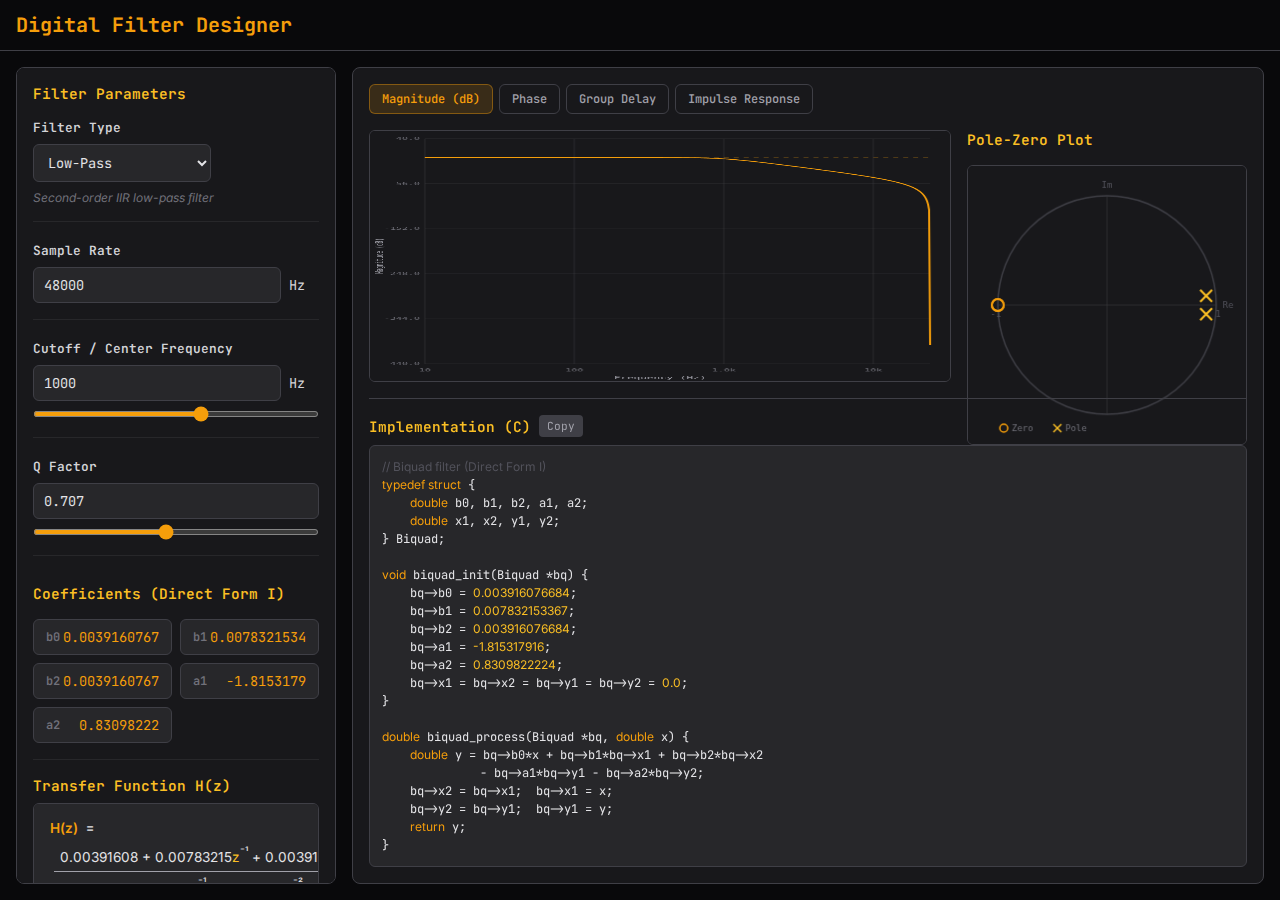
<file: biquad-pwa/index.html>
<!DOCTYPE html>
<html lang="en">
<head>
    <meta charset="UTF-8">
    <meta name="viewport" content="width=device-width, initial-scale=1.0">
    <meta name="description" content="Digital Filter Designer - Interactive discrete IIR filter design with real-time frequency response">
    <meta name="theme-color" content="#09090b">
    <title>Digital Filter Designer</title>

    <link rel="icon" type="image/svg+xml" href="data:image/svg+xml,%3Csvg xmlns=%27http://www.w3.org/2000/svg%27 viewBox=%270 0 32 32%27%3E%3Crect fill=%27%23f59e0b%27 width=%2732%27 height=%2732%27 rx=%274%27/%3E%3Ctext x=%2716%27 y=%2724%27 font-size=%2714%27 fill=%27%2309090b%27 text-anchor=%27middle%27 font-weight=%27bold%27%3EH(z)%3C/text%3E%3C/svg%3E">

    <!-- Fonts (matching main portfolio) -->
    <link rel="preconnect" href="https://fonts.googleapis.com">
    <link rel="preconnect" href="https://fonts.gstatic.com" crossorigin>
    <link href="https://fonts.googleapis.com/css2?family=JetBrains+Mono:wght@400;500;600;700&family=Inter:wght@400;500;600&display=swap" rel="stylesheet">

    <style>
        * {
            margin: 0;
            padding: 0;
            box-sizing: border-box;
            font-family: 'Inter', sans-serif;
        }

        ::-webkit-scrollbar { width: 8px; height: 8px; }
        ::-webkit-scrollbar-track { background: #18181b; }
        ::-webkit-scrollbar-thumb { background: #3f3f46; border-radius: 4px; }
        ::-webkit-scrollbar-thumb:hover { background: #52525b; }

        html, body {
            width: 100%;
            height: 100%;
            background: #09090b;
            color: #a1a1aa;
            overflow: hidden;
        }

        body {
            display: flex;
            flex-direction: column;
        }

        .container {
            display: flex;
            flex-direction: column;
            height: 100vh;
            width: 100%;
        }

        .nav-bar {
            background: #09090b;
            border-bottom: 1px solid #3f3f46;
            padding: 0.75rem 1rem;
            display: flex;
            justify-content: space-between;
            align-items: center;
            z-index: 100;
        }

        .nav-title {
            font-size: 1.25rem;
            font-weight: 700;
            color: #f59e0b;
            font-family: 'JetBrains Mono', monospace;
        }

        .main-content {
            display: flex;
            flex: 1;
            gap: 1rem;
            padding: 1rem;
            overflow: hidden;
        }

        .section {
            background: #18181b;
            border: 1px solid #3f3f46;
            border-radius: 0.5rem;
            padding: 1rem;
            overflow-y: auto;
        }

        .left-panel {
            flex: 0 0 320px;
            display: flex;
            flex-direction: column;
        }

        .right-panel {
            flex: 1;
            display: flex;
            flex-direction: column;
        }

        .section-title {
            margin-bottom: 1rem;
            color: #fbbf24;
            font-family: 'JetBrains Mono', monospace;
            font-weight: 600;
            font-size: 0.9rem;
        }

        .input-group {
            margin-bottom: 1.25rem;
            padding-bottom: 1rem;
            border-bottom: 1px solid #27272a;
        }

        .input-group:last-child {
            border-bottom: none;
            margin-bottom: 0;
        }

        label {
            display: block;
            font-weight: 600;
            margin-bottom: 0.5rem;
            font-size: 0.8rem;
            color: #d4d4d8;
            font-family: 'JetBrains Mono', monospace;
        }

        .input-wrapper {
            display: flex;
            gap: 0.5rem;
            align-items: center;
        }

        input[type="number"],
        select {
            flex: 1;
            padding: 0.5rem 0.625rem;
            background: #27272a;
            border: 1px solid #3f3f46;
            color: #e4e4e7;
            font-family: 'JetBrains Mono', monospace;
            font-size: 0.85rem;
            border-radius: 0.375rem;
            transition: all 0.2s ease;
        }

        input[type="number"]:focus,
        select:focus {
            outline: none;
            border-color: #f59e0b;
            box-shadow: 0 0 0 2px rgba(245, 158, 11, 0.15);
        }

        select {
            cursor: pointer;
        }

        select option {
            background: #27272a;
            color: #e4e4e7;
        }

        input[type="range"] {
            flex: 1;
            cursor: pointer;
            accent-color: #f59e0b;
            height: 6px;
        }

        .unit-label {
            color: #d4d4d8;
            font-family: 'JetBrains Mono', monospace;
            font-size: 0.85rem;
            min-width: 30px;
        }

        .coeff-grid {
            display: grid;
            grid-template-columns: 1fr 1fr;
            gap: 0.5rem;
        }

        .coeff-item {
            background: #27272a;
            border: 1px solid #3f3f46;
            padding: 0.5rem 0.75rem;
            border-radius: 0.375rem;
            display: flex;
            justify-content: space-between;
            align-items: center;
        }

        .coeff-name {
            font-family: 'JetBrains Mono', monospace;
            font-size: 0.75rem;
            color: #71717a;
            font-weight: 600;
        }

        .coeff-value {
            font-family: 'JetBrains Mono', monospace;
            font-size: 0.85rem;
            color: #f59e0b;
        }

        .plot-tabs {
            display: flex;
            gap: 0.375rem;
            margin-bottom: 1rem;
            flex-wrap: wrap;
        }

        .plot-tab {
            padding: 0.375rem 0.75rem;
            background: transparent;
            border: 1px solid #3f3f46;
            color: #a1a1aa;
            cursor: pointer;
            font-size: 0.75rem;
            font-family: 'JetBrains Mono', monospace;
            font-weight: 500;
            transition: all 0.2s ease;
            border-radius: 0.375rem;
        }

        .plot-tab:hover {
            background: #27272a;
            color: #e4e4e7;
            border-color: #52525b;
        }

        .plot-tab.active {
            background: rgba(245, 158, 11, 0.15);
            color: #f59e0b;
            border-color: rgba(245, 158, 11, 0.4);
        }

        .plot-area {
            flex: 1;
            display: flex;
            gap: 1rem;
            min-height: 0;
        }

        .plot-main {
            flex: 1;
            display: flex;
            flex-direction: column;
            min-width: 0;
        }

        canvas {
            width: 100%;
            flex: 1;
            background: #18181b;
            border: 1px solid #3f3f46;
            border-radius: 0.375rem;
            display: block;
            min-height: 200px;
        }

        .pz-canvas-wrap {
            flex: 0 0 280px;
            display: flex;
            flex-direction: column;
        }

        .pz-canvas-wrap canvas {
            aspect-ratio: 1;
            flex: 0 0 auto;
        }

        .impl-section {
            margin-top: 1rem;
            padding-top: 1rem;
            border-top: 1px solid #3f3f46;
        }

        .code-block {
            background: #27272a;
            border: 1px solid #3f3f46;
            border-radius: 0.375rem;
            padding: 0.75rem;
            font-family: 'JetBrains Mono', monospace;
            font-size: 0.75rem;
            color: #e4e4e7;
            overflow-x: auto;
            white-space: pre;
            line-height: 1.5;
        }

        .code-block .keyword { color: #f59e0b; }
        .code-block .comment { color: #52525b; }
        .code-block .number { color: #fbbf24; }

        .copy-btn {
            background: #3f3f46;
            border: none;
            color: #a1a1aa;
            padding: 0.25rem 0.5rem;
            border-radius: 0.25rem;
            cursor: pointer;
            font-size: 0.7rem;
            font-family: 'JetBrains Mono', monospace;
            transition: all 0.2s;
            margin-left: 0.5rem;
        }

        .copy-btn:hover {
            background: #52525b;
            color: #e4e4e7;
        }

        .tf-section {
            margin-top: 1rem;
            padding-top: 1rem;
            border-top: 1px solid #27272a;
        }

        .tf-display {
            background: #27272a;
            border: 1px solid #3f3f46;
            border-radius: 0.375rem;
            padding: 0.75rem 1rem;
            font-family: 'JetBrains Mono', monospace;
            font-size: 0.85rem;
            color: #e4e4e7;
            overflow-x: auto;
            line-height: 1.8;
        }

        .tf-display .tf-label {
            color: #f59e0b;
            font-weight: 600;
        }

        .tf-display .tf-frac {
            display: inline-flex;
            flex-direction: column;
            align-items: center;
            vertical-align: middle;
            margin: 0 0.25rem;
        }

        .tf-display .tf-num,
        .tf-display .tf-den {
            padding: 0.1rem 0.375rem;
            white-space: nowrap;
        }

        .tf-display .tf-bar {
            width: 100%;
            height: 1px;
            background: #a1a1aa;
        }

        .tf-display .tf-var {
            color: #fbbf24;
        }

        .tf-input-group {
            margin-bottom: 1rem;
        }

        .tf-input-group label {
            display: block;
            margin-bottom: 0.375rem;
        }

        .tf-input-group input[type="text"] {
            width: 100%;
            padding: 0.5rem 0.625rem;
            background: #27272a;
            border: 1px solid #3f3f46;
            color: #e4e4e7;
            font-family: 'JetBrains Mono', monospace;
            font-size: 0.85rem;
            border-radius: 0.375rem;
        }

        .tf-input-group input[type="text"]:focus {
            outline: none;
            border-color: #f59e0b;
            box-shadow: 0 0 0 2px rgba(245, 158, 11, 0.15);
        }

        .tf-input-group .tf-hint {
            font-size: 0.7rem;
            color: #71717a;
            margin-top: 0.25rem;
            font-family: 'JetBrains Mono', monospace;
        }

        .tf-apply-btn {
            width: 100%;
            padding: 0.5rem 1rem;
            background: rgba(245, 158, 11, 0.15);
            border: 1px solid rgba(245, 158, 11, 0.4);
            color: #f59e0b;
            font-family: 'JetBrains Mono', monospace;
            font-weight: 600;
            font-size: 0.85rem;
            border-radius: 0.375rem;
            cursor: pointer;
            transition: all 0.2s ease;
        }

        .tf-apply-btn:hover {
            background: rgba(245, 158, 11, 0.25);
        }

        .tf-result-text {
            font-family: 'JetBrains Mono', monospace;
            font-size: 0.8rem;
            color: #a1a1aa;
            margin-top: 0.75rem;
            padding: 0.5rem;
            background: #27272a;
            border-radius: 0.375rem;
            border: 1px solid #3f3f46;
        }

        .tf-result-text .val {
            color: #f59e0b;
        }

        .filter-info {
            font-size: 0.75rem;
            color: #71717a;
            margin-top: 0.5rem;
            font-style: italic;
        }

        @media (max-width: 1200px) {
            .main-content {
                flex-direction: column;
                overflow-y: auto;
            }

            .left-panel {
                flex: 0 0 auto;
            }

            .right-panel {
                flex: 0 0 auto;
                min-height: 500px;
            }

            .plot-area {
                flex-direction: column;
            }

            .pz-canvas-wrap {
                flex: 0 0 auto;
            }

            .pz-canvas-wrap canvas {
                max-height: 280px;
                width: auto;
                margin: 0 auto;
            }
        }

        @media (max-width: 768px) {
            .nav-bar {
                flex-direction: column;
                gap: 0.75rem;
            }

            .section {
                padding: 0.75rem;
            }

            .coeff-grid {
                grid-template-columns: 1fr;
            }
        }
    </style>
</head>
<body>
    <div class="container">
        <div class="nav-bar">
            <div class="nav-title">Digital Filter Designer</div>
        </div>

        <div class="main-content">
            <div class="left-panel section">
                <h3 class="section-title">Filter Parameters</h3>

                <div class="input-group">
                    <label for="filterType">Filter Type</label>
                    <select id="filterType">
                        <option value="lowpass">Low-Pass</option>
                        <option value="highpass">High-Pass</option>
                        <option value="bandpass">Band-Pass</option>
                        <option value="notch">Notch (Band-Stop)</option>
                        <option value="peaking">Peaking EQ</option>
                        <option value="lowshelf">Low Shelf</option>
                        <option value="highshelf">High Shelf</option>
                        <option value="allpass">All-Pass</option>
                    </select>
                    <div class="filter-info" id="filterInfo">Second-order IIR low-pass filter</div>
                </div>

                <div class="input-group">
                    <label for="sampleRate">Sample Rate</label>
                    <div class="input-wrapper">
                        <input type="number" id="sampleRate" min="1000" max="384000" value="48000" step="1">
                        <span class="unit-label">Hz</span>
                    </div>
                </div>

                <div class="input-group">
                    <label for="frequency">Cutoff / Center Frequency</label>
                    <div class="input-wrapper">
                        <input type="number" id="frequency" min="1" max="192000" value="1000" step="1">
                        <span class="unit-label">Hz</span>
                    </div>
                    <input type="range" id="frequencySlider" min="0" max="1" value="0.5" step="0.001" style="margin-top: 0.5rem; width: 100%;">
                </div>

                <div class="input-group">
                    <label for="Q">Q Factor</label>
                    <div class="input-wrapper">
                        <input type="number" id="Q" min="0.01" max="100" value="0.707" step="0.001">
                    </div>
                    <input type="range" id="QSlider" min="-2" max="2" value="-0.15" step="0.01" style="margin-top: 0.5rem; width: 100%;">
                </div>

                <div class="input-group" id="gainGroup">
                    <label for="gain">Gain</label>
                    <div class="input-wrapper">
                        <input type="number" id="gain" min="-40" max="40" value="6" step="0.1">
                        <span class="unit-label">dB</span>
                    </div>
                    <input type="range" id="gainSlider" min="-40" max="40" value="6" step="0.1" style="margin-top: 0.5rem; width: 100%;">
                </div>

                <h3 class="section-title" style="margin-top: 0.5rem;">Coefficients (Direct Form I)</h3>

                <div class="coeff-grid" id="coeffGrid">
                    <div class="coeff-item"><span class="coeff-name">b0</span><span class="coeff-value" id="coeff_b0">0</span></div>
                    <div class="coeff-item"><span class="coeff-name">b1</span><span class="coeff-value" id="coeff_b1">0</span></div>
                    <div class="coeff-item"><span class="coeff-name">b2</span><span class="coeff-value" id="coeff_b2">0</span></div>
                    <div class="coeff-item"><span class="coeff-name">a1</span><span class="coeff-value" id="coeff_a1">0</span></div>
                    <div class="coeff-item"><span class="coeff-name">a2</span><span class="coeff-value" id="coeff_a2">0</span></div>
                </div>

                <div class="tf-section">
                    <h3 class="section-title" style="margin-bottom: 0.5rem;">Transfer Function H(z)</h3>
                    <div class="tf-display" id="tfDisplay"></div>
                </div>

                <div class="tf-section">
                    <h3 class="section-title" style="margin-bottom: 0.5rem;">Design from H(s)</h3>
                    <div class="tf-input-group">
                        <label>Numerator coefficients</label>
                        <input type="text" id="tfNumInput" placeholder="e.g. 1e6" value="">
                        <div class="tf-hint">Highest power first: a₂s² + a₁s + a₀</div>
                    </div>
                    <div class="tf-input-group">
                        <label>Denominator coefficients</label>
                        <input type="text" id="tfDenInput" placeholder="e.g. 1 1000 1e6" value="">
                        <div class="tf-hint">Highest power first: b₂s² + b₁s + b₀</div>
                    </div>
                    <button class="tf-apply-btn" onclick="applyAnalogPrototype()">Bilinear Transform → H(z)</button>
                    <div id="tfInputResult" class="tf-result-text" style="display: none;"></div>
                </div>
            </div>

            <div class="right-panel section">
                <div class="plot-tabs">
                    <button class="plot-tab active" data-plot="magnitude">Magnitude (dB)</button>
                    <button class="plot-tab" data-plot="phase">Phase</button>
                    <button class="plot-tab" data-plot="group-delay">Group Delay</button>
                    <button class="plot-tab" data-plot="impulse">Impulse Response</button>
                </div>

                <div class="plot-area">
                    <div class="plot-main">
                        <canvas id="plotCanvas"></canvas>
                    </div>
                    <div class="pz-canvas-wrap">
                        <h3 class="section-title">Pole-Zero Plot</h3>
                        <canvas id="pzCanvas"></canvas>
                    </div>
                </div>

                <div class="impl-section">
                    <div style="display: flex; align-items: center; margin-bottom: 0.5rem;">
                        <h3 class="section-title" style="margin-bottom: 0;">Implementation (C)</h3>
                        <button class="copy-btn" id="copyBtn">Copy</button>
                    </div>
                    <div class="code-block" id="codeBlock"></div>
                </div>
            </div>
        </div>
    </div>

    <script>
        // ============================================================================
        // BIQUAD COEFFICIENT CALCULATION
        // Robert Bristow-Johnson's Audio EQ Cookbook formulas
        // ============================================================================

        function computeCoefficients(type, Fs, f0, Q, dBgain) {
            const A = Math.pow(10, dBgain / 40);
            const w0 = 2 * Math.PI * f0 / Fs;
            const cosw0 = Math.cos(w0);
            const sinw0 = Math.sin(w0);
            const alpha = sinw0 / (2 * Q);

            let b0, b1, b2, a0, a1, a2;

            switch (type) {
                case 'lowpass':
                    b0 = (1 - cosw0) / 2;
                    b1 = 1 - cosw0;
                    b2 = (1 - cosw0) / 2;
                    a0 = 1 + alpha;
                    a1 = -2 * cosw0;
                    a2 = 1 - alpha;
                    break;

                case 'highpass':
                    b0 = (1 + cosw0) / 2;
                    b1 = -(1 + cosw0);
                    b2 = (1 + cosw0) / 2;
                    a0 = 1 + alpha;
                    a1 = -2 * cosw0;
                    a2 = 1 - alpha;
                    break;

                case 'bandpass':
                    b0 = alpha;
                    b1 = 0;
                    b2 = -alpha;
                    a0 = 1 + alpha;
                    a1 = -2 * cosw0;
                    a2 = 1 - alpha;
                    break;

                case 'notch':
                    b0 = 1;
                    b1 = -2 * cosw0;
                    b2 = 1;
                    a0 = 1 + alpha;
                    a1 = -2 * cosw0;
                    a2 = 1 - alpha;
                    break;

                case 'peaking':
                    b0 = 1 + alpha * A;
                    b1 = -2 * cosw0;
                    b2 = 1 - alpha * A;
                    a0 = 1 + alpha / A;
                    a1 = -2 * cosw0;
                    a2 = 1 - alpha / A;
                    break;

                case 'lowshelf': {
                    const sq = 2 * Math.sqrt(A) * alpha;
                    b0 = A * ((A + 1) - (A - 1) * cosw0 + sq);
                    b1 = 2 * A * ((A - 1) - (A + 1) * cosw0);
                    b2 = A * ((A + 1) - (A - 1) * cosw0 - sq);
                    a0 = (A + 1) + (A - 1) * cosw0 + sq;
                    a1 = -2 * ((A - 1) + (A + 1) * cosw0);
                    a2 = (A + 1) + (A - 1) * cosw0 - sq;
                    break;
                }

                case 'highshelf': {
                    const sq = 2 * Math.sqrt(A) * alpha;
                    b0 = A * ((A + 1) + (A - 1) * cosw0 + sq);
                    b1 = -2 * A * ((A - 1) + (A + 1) * cosw0);
                    b2 = A * ((A + 1) + (A - 1) * cosw0 - sq);
                    a0 = (A + 1) - (A - 1) * cosw0 + sq;
                    a1 = 2 * ((A - 1) - (A + 1) * cosw0);
                    a2 = (A + 1) - (A - 1) * cosw0 - sq;
                    break;
                }

                case 'allpass':
                    b0 = 1 - alpha;
                    b1 = -2 * cosw0;
                    b2 = 1 + alpha;
                    a0 = 1 + alpha;
                    a1 = -2 * cosw0;
                    a2 = 1 - alpha;
                    break;

                default:
                    b0 = 1; b1 = 0; b2 = 0; a0 = 1; a1 = 0; a2 = 0;
            }

            // Normalize by a0
            return {
                b0: b0 / a0,
                b1: b1 / a0,
                b2: b2 / a0,
                a1: a1 / a0,
                a2: a2 / a0
            };
        }

        // ============================================================================
        // FREQUENCY RESPONSE EVALUATION
        // ============================================================================

        function evalResponse(coeffs, Fs, numPoints) {
            const { b0, b1, b2, a1, a2 } = coeffs;
            const freqs = [];
            const mags = [];
            const phases = [];
            const groupDelays = [];

            for (let i = 0; i < numPoints; i++) {
                // Log-spaced frequency from 10 Hz to Nyquist
                const logMin = Math.log10(10);
                const logMax = Math.log10(Fs / 2);
                const logF = logMin + (logMax - logMin) * (i / (numPoints - 1));
                const f = Math.pow(10, logF);
                const w = 2 * Math.PI * f / Fs;

                // H(z) = (b0 + b1*z^-1 + b2*z^-2) / (1 + a1*z^-1 + a2*z^-2)
                // z = e^(jw)
                const cosw = Math.cos(w);
                const sinw = Math.sin(w);
                const cos2w = Math.cos(2 * w);
                const sin2w = Math.sin(2 * w);

                const numReal = b0 + b1 * cosw + b2 * cos2w;
                const numImag = -(b1 * sinw + b2 * sin2w);
                const denReal = 1 + a1 * cosw + a2 * cos2w;
                const denImag = -(a1 * sinw + a2 * sin2w);

                const denMagSq = denReal * denReal + denImag * denImag;
                const hReal = (numReal * denReal + numImag * denImag) / denMagSq;
                const hImag = (numImag * denReal - numReal * denImag) / denMagSq;

                const mag = Math.sqrt(hReal * hReal + hImag * hImag);
                const phase = Math.atan2(hImag, hReal);

                freqs.push(f);
                mags.push(20 * Math.log10(mag + 1e-20));
                phases.push(phase * 180 / Math.PI);
            }

            // Group delay via finite difference of phase
            for (let i = 0; i < numPoints; i++) {
                if (i === 0 || i === numPoints - 1) {
                    groupDelays.push(0);
                    continue;
                }
                const w1 = 2 * Math.PI * freqs[i - 1] / Fs;
                const w2 = 2 * Math.PI * freqs[i + 1] / Fs;

                const ph1 = evalPhaseRad(coeffs, w1);
                const ph2 = evalPhaseRad(coeffs, w2);

                let dPhase = ph1 - ph2;
                // Unwrap
                while (dPhase > Math.PI) dPhase -= 2 * Math.PI;
                while (dPhase < -Math.PI) dPhase += 2 * Math.PI;

                const dw = w2 - w1;
                const gd = dPhase / dw;
                groupDelays.push(gd / Fs * 1000); // in ms
            }

            return { freqs, mags, phases, groupDelays };
        }

        function evalPhaseRad(coeffs, w) {
            const { b0, b1, b2, a1, a2 } = coeffs;
            const cosw = Math.cos(w);
            const sinw = Math.sin(w);
            const cos2w = Math.cos(2 * w);
            const sin2w = Math.sin(2 * w);

            const numReal = b0 + b1 * cosw + b2 * cos2w;
            const numImag = -(b1 * sinw + b2 * sin2w);
            const denReal = 1 + a1 * cosw + a2 * cos2w;
            const denImag = -(a1 * sinw + a2 * sin2w);

            const denMagSq = denReal * denReal + denImag * denImag;
            const hReal = (numReal * denReal + numImag * denImag) / denMagSq;
            const hImag = (numImag * denReal - numReal * denImag) / denMagSq;
            return Math.atan2(hImag, hReal);
        }

        // ============================================================================
        // IMPULSE RESPONSE
        // ============================================================================

        function computeImpulse(coeffs, numSamples) {
            const { b0, b1, b2, a1, a2 } = coeffs;
            const output = [];
            let x0 = 0, x1 = 0, x2 = 0;
            let y1 = 0, y2 = 0;

            for (let n = 0; n < numSamples; n++) {
                x0 = (n === 0) ? 1 : 0;
                const y0 = b0 * x0 + b1 * x1 + b2 * x2 - a1 * y1 - a2 * y2;
                output.push(y0);
                x2 = x1;
                x1 = x0;
                y2 = y1;
                y1 = y0;
            }

            return output;
        }

        // ============================================================================
        // POLE-ZERO CALCULATION
        // ============================================================================

        function computePolesZeros(coeffs) {
            const { b0, b1, b2, a1, a2 } = coeffs;

            // Zeros: roots of b0 + b1*z^-1 + b2*z^-2 = 0
            // => b0*z^2 + b1*z + b2 = 0
            const zeros = quadRoots(b0, b1, b2);

            // Poles: roots of 1 + a1*z^-1 + a2*z^-2 = 0
            // => z^2 + a1*z + a2 = 0
            const poles = quadRoots(1, a1, a2);

            return { poles, zeros };
        }

        function quadRoots(a, b, c) {
            if (Math.abs(a) < 1e-15) {
                if (Math.abs(b) < 1e-15) return [];
                return [{ re: -c / b, im: 0 }];
            }
            const disc = b * b - 4 * a * c;
            if (disc >= 0) {
                const sqrtDisc = Math.sqrt(disc);
                return [
                    { re: (-b + sqrtDisc) / (2 * a), im: 0 },
                    { re: (-b - sqrtDisc) / (2 * a), im: 0 }
                ];
            } else {
                const realPart = -b / (2 * a);
                const imagPart = Math.sqrt(-disc) / (2 * a);
                return [
                    { re: realPart, im: imagPart },
                    { re: realPart, im: -imagPart }
                ];
            }
        }

        // ============================================================================
        // PLOTTING
        // ============================================================================

        function setupCanvas(canvas) {
            const dpr = window.devicePixelRatio || 1;
            const rect = canvas.getBoundingClientRect();
            canvas.width = rect.width * dpr;
            canvas.height = rect.height * dpr;
            const ctx = canvas.getContext('2d');
            ctx.scale(dpr, dpr);
            return { ctx, w: rect.width, h: rect.height };
        }

        function formatFreq(f) {
            if (f >= 1000) return (f / 1000).toFixed(f >= 10000 ? 0 : 1) + 'k';
            return f.toFixed(0);
        }

        function drawMagnitudePlot(response) {
            const canvas = document.getElementById('plotCanvas');
            const { ctx, w, h } = setupCanvas(canvas);

            ctx.fillStyle = '#18181b';
            ctx.fillRect(0, 0, w, h);

            const margin = { top: 20, right: 20, bottom: 45, left: 55 };
            const pw = w - margin.left - margin.right;
            const ph = h - margin.top - margin.bottom;

            const { freqs, mags } = response;
            const Fs = parseFloat(document.getElementById('sampleRate').value);

            // Auto-range Y axis
            let minMag = Math.min(...mags);
            let maxMag = Math.max(...mags);
            const range = maxMag - minMag;
            if (range < 10) {
                const mid = (maxMag + minMag) / 2;
                minMag = mid - 10;
                maxMag = mid + 10;
            } else {
                minMag -= range * 0.1;
                maxMag += range * 0.1;
            }

            // Grid
            drawLogGrid(ctx, margin, pw, ph, freqs[0], Fs / 2, minMag, maxMag);

            // Curve
            ctx.strokeStyle = '#f59e0b';
            ctx.lineWidth = 2;
            ctx.beginPath();
            for (let i = 0; i < freqs.length; i++) {
                const x = margin.left + (Math.log10(freqs[i]) - Math.log10(freqs[0])) / (Math.log10(Fs / 2) - Math.log10(freqs[0])) * pw;
                const y = margin.top + ph * (1 - (mags[i] - minMag) / (maxMag - minMag));
                if (i === 0) ctx.moveTo(x, y); else ctx.lineTo(x, y);
            }
            ctx.stroke();

            // 0 dB line
            if (minMag < 0 && maxMag > 0) {
                ctx.strokeStyle = 'rgba(245, 158, 11, 0.25)';
                ctx.setLineDash([5, 5]);
                const y0 = margin.top + ph * (1 - (0 - minMag) / (maxMag - minMag));
                ctx.beginPath();
                ctx.moveTo(margin.left, y0);
                ctx.lineTo(margin.left + pw, y0);
                ctx.stroke();
                ctx.setLineDash([]);
            }

            // Axis labels
            ctx.fillStyle = '#a1a1aa';
            ctx.font = '11px JetBrains Mono, monospace';
            ctx.textAlign = 'center';
            ctx.fillText('Frequency (Hz)', w / 2, h - 5);
            ctx.save();
            ctx.translate(13, h / 2);
            ctx.rotate(-Math.PI / 2);
            ctx.fillText('Magnitude (dB)', 0, 0);
            ctx.restore();
        }

        function drawPhasePlot(response) {
            const canvas = document.getElementById('plotCanvas');
            const { ctx, w, h } = setupCanvas(canvas);

            ctx.fillStyle = '#18181b';
            ctx.fillRect(0, 0, w, h);

            const margin = { top: 20, right: 20, bottom: 45, left: 55 };
            const pw = w - margin.left - margin.right;
            const ph = h - margin.top - margin.bottom;

            const { freqs, phases } = response;
            const Fs = parseFloat(document.getElementById('sampleRate').value);

            drawLogGrid(ctx, margin, pw, ph, freqs[0], Fs / 2, -180, 180, true);

            ctx.strokeStyle = '#fbbf24';
            ctx.lineWidth = 2;
            ctx.beginPath();
            for (let i = 0; i < freqs.length; i++) {
                const x = margin.left + (Math.log10(freqs[i]) - Math.log10(freqs[0])) / (Math.log10(Fs / 2) - Math.log10(freqs[0])) * pw;
                const y = margin.top + ph * (1 - (phases[i] - (-180)) / 360);
                if (i === 0) ctx.moveTo(x, y); else ctx.lineTo(x, y);
            }
            ctx.stroke();

            ctx.fillStyle = '#a1a1aa';
            ctx.font = '11px JetBrains Mono, monospace';
            ctx.textAlign = 'center';
            ctx.fillText('Frequency (Hz)', w / 2, h - 5);
            ctx.save();
            ctx.translate(13, h / 2);
            ctx.rotate(-Math.PI / 2);
            ctx.fillText('Phase (degrees)', 0, 0);
            ctx.restore();
        }

        function drawGroupDelayPlot(response) {
            const canvas = document.getElementById('plotCanvas');
            const { ctx, w, h } = setupCanvas(canvas);

            ctx.fillStyle = '#18181b';
            ctx.fillRect(0, 0, w, h);

            const margin = { top: 20, right: 20, bottom: 45, left: 55 };
            const pw = w - margin.left - margin.right;
            const ph = h - margin.top - margin.bottom;

            const { freqs, groupDelays } = response;
            const Fs = parseFloat(document.getElementById('sampleRate').value);

            // Skip edge samples for range
            const inner = groupDelays.slice(1, -1);
            let minGd = Math.min(...inner);
            let maxGd = Math.max(...inner);
            const range = maxGd - minGd;
            if (range < 0.1) {
                const mid = (maxGd + minGd) / 2;
                minGd = mid - 0.5;
                maxGd = mid + 0.5;
            } else {
                minGd -= range * 0.1;
                maxGd += range * 0.1;
            }

            drawLogGrid(ctx, margin, pw, ph, freqs[0], Fs / 2, minGd, maxGd);

            ctx.strokeStyle = '#f59e0b';
            ctx.lineWidth = 2;
            ctx.beginPath();
            let started = false;
            for (let i = 1; i < freqs.length - 1; i++) {
                const x = margin.left + (Math.log10(freqs[i]) - Math.log10(freqs[0])) / (Math.log10(Fs / 2) - Math.log10(freqs[0])) * pw;
                const y = margin.top + ph * (1 - (groupDelays[i] - minGd) / (maxGd - minGd));
                const clampedY = Math.max(margin.top, Math.min(margin.top + ph, y));
                if (!started) { ctx.moveTo(x, clampedY); started = true; } else ctx.lineTo(x, clampedY);
            }
            ctx.stroke();

            ctx.fillStyle = '#a1a1aa';
            ctx.font = '11px JetBrains Mono, monospace';
            ctx.textAlign = 'center';
            ctx.fillText('Frequency (Hz)', w / 2, h - 5);
            ctx.save();
            ctx.translate(13, h / 2);
            ctx.rotate(-Math.PI / 2);
            ctx.fillText('Group Delay (ms)', 0, 0);
            ctx.restore();
        }

        function drawImpulsePlot(coeffs, Fs) {
            const canvas = document.getElementById('plotCanvas');
            const { ctx, w, h } = setupCanvas(canvas);

            ctx.fillStyle = '#18181b';
            ctx.fillRect(0, 0, w, h);

            const margin = { top: 20, right: 20, bottom: 45, left: 55 };
            const pw = w - margin.left - margin.right;
            const ph = h - margin.top - margin.bottom;

            const numSamples = 64;
            const impulse = computeImpulse(coeffs, numSamples);

            let minVal = Math.min(...impulse, 0);
            let maxVal = Math.max(...impulse, 0);
            const range = maxVal - minVal;
            if (range < 0.01) { minVal = -1; maxVal = 1; }
            else { minVal -= range * 0.1; maxVal += range * 0.1; }

            // Grid
            ctx.strokeStyle = 'rgba(63, 63, 70, 0.5)';
            ctx.fillStyle = '#71717a';
            ctx.font = '10px JetBrains Mono, monospace';

            const ySteps = 5;
            for (let i = 0; i <= ySteps; i++) {
                const val = minVal + (maxVal - minVal) * (i / ySteps);
                const y = margin.top + ph * (1 - i / ySteps);
                ctx.beginPath();
                ctx.moveTo(margin.left, y);
                ctx.lineTo(margin.left + pw, y);
                ctx.stroke();
                ctx.textAlign = 'right';
                ctx.fillText(val.toFixed(3), margin.left - 5, y + 3);
            }

            // Zero line
            const y0 = margin.top + ph * (1 - (0 - minVal) / (maxVal - minVal));
            ctx.strokeStyle = 'rgba(245, 158, 11, 0.25)';
            ctx.setLineDash([5, 5]);
            ctx.beginPath();
            ctx.moveTo(margin.left, y0);
            ctx.lineTo(margin.left + pw, y0);
            ctx.stroke();
            ctx.setLineDash([]);

            // Sample stems
            const barWidth = Math.max(2, pw / numSamples * 0.6);
            for (let n = 0; n < numSamples; n++) {
                const x = margin.left + (n / (numSamples - 1)) * pw;
                const y = margin.top + ph * (1 - (impulse[n] - minVal) / (maxVal - minVal));

                ctx.strokeStyle = '#f59e0b';
                ctx.lineWidth = 1.5;
                ctx.beginPath();
                ctx.moveTo(x, y0);
                ctx.lineTo(x, y);
                ctx.stroke();

                ctx.fillStyle = '#f59e0b';
                ctx.beginPath();
                ctx.arc(x, y, 2.5, 0, 2 * Math.PI);
                ctx.fill();
            }

            // X axis labels
            ctx.fillStyle = '#71717a';
            ctx.textAlign = 'center';
            ctx.font = '10px JetBrains Mono, monospace';
            for (let n = 0; n < numSamples; n += 8) {
                const x = margin.left + (n / (numSamples - 1)) * pw;
                ctx.fillText('n=' + n, x, margin.top + ph + 20);
            }

            ctx.fillStyle = '#a1a1aa';
            ctx.font = '11px JetBrains Mono, monospace';
            ctx.textAlign = 'center';
            ctx.fillText('Sample (n)', w / 2, h - 5);
            ctx.save();
            ctx.translate(13, h / 2);
            ctx.rotate(-Math.PI / 2);
            ctx.fillText('Amplitude', 0, 0);
            ctx.restore();
        }

        function drawLogGrid(ctx, margin, pw, ph, fMin, fMax, yMin, yMax, isPhase) {
            ctx.strokeStyle = 'rgba(63, 63, 70, 0.5)';
            ctx.fillStyle = '#71717a';
            ctx.font = '10px JetBrains Mono, monospace';

            // Vertical grid (log freq)
            for (let logF = Math.ceil(Math.log10(fMin)); logF <= Math.floor(Math.log10(fMax)); logF++) {
                const f = Math.pow(10, logF);
                const x = margin.left + (logF - Math.log10(fMin)) / (Math.log10(fMax) - Math.log10(fMin)) * pw;
                ctx.beginPath();
                ctx.moveTo(x, margin.top);
                ctx.lineTo(x, margin.top + ph);
                ctx.stroke();
                ctx.textAlign = 'center';
                ctx.fillText(formatFreq(f), x, margin.top + ph + 20);
            }

            // Horizontal grid
            const steps = isPhase ? 4 : 5;
            for (let i = 0; i <= steps; i++) {
                const val = yMin + (yMax - yMin) * (i / steps);
                const y = margin.top + ph * (1 - i / steps);
                ctx.beginPath();
                ctx.moveTo(margin.left, y);
                ctx.lineTo(margin.left + pw, y);
                ctx.stroke();
                ctx.textAlign = 'right';
                ctx.fillText(val.toFixed(1), margin.left - 5, y + 3);
            }
        }

        function drawPoleZero(coeffs) {
            const canvas = document.getElementById('pzCanvas');
            const { ctx, w, h } = setupCanvas(canvas);

            ctx.fillStyle = '#18181b';
            ctx.fillRect(0, 0, w, h);

            const margin = 30;
            const size = Math.min(w, h) - 2 * margin;
            const cx = w / 2;
            const cy = h / 2;
            const radius = size / 2;

            // Unit circle
            ctx.strokeStyle = '#3f3f46';
            ctx.lineWidth = 1.5;
            ctx.beginPath();
            ctx.arc(cx, cy, radius, 0, 2 * Math.PI);
            ctx.stroke();

            // Axes
            ctx.strokeStyle = 'rgba(63, 63, 70, 0.5)';
            ctx.lineWidth = 1;
            ctx.beginPath();
            ctx.moveTo(margin, cy);
            ctx.lineTo(w - margin, cy);
            ctx.stroke();
            ctx.beginPath();
            ctx.moveTo(cx, margin);
            ctx.lineTo(cx, h - margin);
            ctx.stroke();

            // Axis labels
            ctx.fillStyle = '#52525b';
            ctx.font = '9px JetBrains Mono, monospace';
            ctx.textAlign = 'center';
            ctx.fillText('Re', w - margin + 12, cy + 3);
            ctx.fillText('Im', cx, margin - 8);
            ctx.fillText('1', cx + radius + 2, cy + 12);
            ctx.fillText('-1', cx - radius - 2, cy + 12);

            const { poles, zeros } = computePolesZeros(coeffs);

            // Draw zeros (circles)
            zeros.forEach(z => {
                const x = cx + z.re * radius;
                const y = cy - z.im * radius;
                ctx.strokeStyle = '#f59e0b';
                ctx.lineWidth = 2;
                ctx.beginPath();
                ctx.arc(x, y, 6, 0, 2 * Math.PI);
                ctx.stroke();
            });

            // Draw poles (crosses)
            poles.forEach(p => {
                const x = cx + p.re * radius;
                const y = cy - p.im * radius;
                ctx.strokeStyle = '#fbbf24';
                ctx.lineWidth = 2;
                const s = 6;
                ctx.beginPath();
                ctx.moveTo(x - s, y - s);
                ctx.lineTo(x + s, y + s);
                ctx.stroke();
                ctx.beginPath();
                ctx.moveTo(x + s, y - s);
                ctx.lineTo(x - s, y + s);
                ctx.stroke();
            });

            // Legend
            ctx.font = '9px JetBrains Mono, monospace';
            ctx.fillStyle = '#71717a';
            ctx.textAlign = 'left';

            ctx.strokeStyle = '#f59e0b';
            ctx.lineWidth = 1.5;
            ctx.beginPath();
            ctx.arc(margin + 6, h - margin + 14, 4, 0, 2 * Math.PI);
            ctx.stroke();
            ctx.fillText('Zero', margin + 14, h - margin + 17);

            ctx.strokeStyle = '#fbbf24';
            ctx.lineWidth = 1.5;
            ctx.beginPath();
            ctx.moveTo(margin + 56, h - margin + 10);
            ctx.lineTo(margin + 64, h - margin + 18);
            ctx.stroke();
            ctx.beginPath();
            ctx.moveTo(margin + 64, h - margin + 10);
            ctx.lineTo(margin + 56, h - margin + 18);
            ctx.stroke();
            ctx.fillText('Pole', margin + 68, h - margin + 17);
        }

        // ============================================================================
        // CODE GENERATION
        // ============================================================================

        function generateCode(coeffs) {
            const { b0, b1, b2, a1, a2 } = coeffs;
            const fmt = v => {
                const s = v.toPrecision(10);
                return s.includes('.') ? s : s + '.0';
            };

            return `<span class="comment">// Biquad filter (Direct Form I)</span>
<span class="keyword">typedef struct</span> {
    <span class="keyword">double</span> b0, b1, b2, a1, a2;
    <span class="keyword">double</span> x1, x2, y1, y2;
} Biquad;

<span class="keyword">void</span> biquad_init(Biquad *bq) {
    bq->b0 = <span class="number">${fmt(b0)}</span>;
    bq->b1 = <span class="number">${fmt(b1)}</span>;
    bq->b2 = <span class="number">${fmt(b2)}</span>;
    bq->a1 = <span class="number">${fmt(a1)}</span>;
    bq->a2 = <span class="number">${fmt(a2)}</span>;
    bq->x1 = bq->x2 = bq->y1 = bq->y2 = <span class="number">0.0</span>;
}

<span class="keyword">double</span> biquad_process(Biquad *bq, <span class="keyword">double</span> x) {
    <span class="keyword">double</span> y = bq->b0*x + bq->b1*bq->x1 + bq->b2*bq->x2
              - bq->a1*bq->y1 - bq->a2*bq->y2;
    bq->x2 = bq->x1;  bq->x1 = x;
    bq->y2 = bq->y1;  bq->y1 = y;
    <span class="keyword">return</span> y;
}`;
        }

        function generatePlainCode(coeffs) {
            const { b0, b1, b2, a1, a2 } = coeffs;
            const fmt = v => v.toPrecision(10);
            return `// Biquad filter (Direct Form I)
typedef struct {
    double b0, b1, b2, a1, a2;
    double x1, x2, y1, y2;
} Biquad;

void biquad_init(Biquad *bq) {
    bq->b0 = ${fmt(b0)};
    bq->b1 = ${fmt(b1)};
    bq->b2 = ${fmt(b2)};
    bq->a1 = ${fmt(a1)};
    bq->a2 = ${fmt(a2)};
    bq->x1 = bq->x2 = bq->y1 = bq->y2 = 0.0;
}

double biquad_process(Biquad *bq, double x) {
    double y = bq->b0*x + bq->b1*bq->x1 + bq->b2*bq->x2
              - bq->a1*bq->y1 - bq->a2*bq->y2;
    bq->x2 = bq->x1;  bq->x1 = x;
    bq->y2 = bq->y1;  bq->y1 = y;
    return y;
}`;
        }

        // ============================================================================
        // FILTER INFO TEXT
        // ============================================================================

        const filterDescriptions = {
            lowpass: 'Second-order IIR low-pass filter',
            highpass: 'Second-order IIR high-pass filter',
            bandpass: 'Constant-skirt-gain band-pass filter',
            notch: 'Second-order notch (band-reject) filter',
            peaking: 'Parametric peaking EQ filter',
            lowshelf: 'Low-frequency shelving filter',
            highshelf: 'High-frequency shelving filter',
            allpass: 'Second-order all-pass (phase shift) filter'
        };

        // ============================================================================
        // UI STATE & UPDATE
        // ============================================================================

        let currentPlotType = 'magnitude';

        function update() {
            const type = document.getElementById('filterType').value;
            const Fs = parseFloat(document.getElementById('sampleRate').value) || 48000;
            const f0 = parseFloat(document.getElementById('frequency').value) || 1000;
            const Q = parseFloat(document.getElementById('Q').value) || 0.707;
            const dBgain = parseFloat(document.getElementById('gain').value) || 0;

            // Clamp frequency to Nyquist
            const maxFreq = Fs / 2 - 1;
            if (f0 > maxFreq) {
                document.getElementById('frequency').value = maxFreq;
            }

            // Show/hide gain for relevant types
            const needsGain = ['peaking', 'lowshelf', 'highshelf'].includes(type);
            document.getElementById('gainGroup').style.display = needsGain ? 'block' : 'none';

            // Filter info
            document.getElementById('filterInfo').textContent = filterDescriptions[type] || '';

            const coeffs = computeCoefficients(type, Fs, Math.min(f0, maxFreq), Q, dBgain);

            // Display coefficients
            document.getElementById('coeff_b0').textContent = coeffs.b0.toPrecision(8);
            document.getElementById('coeff_b1').textContent = coeffs.b1.toPrecision(8);
            document.getElementById('coeff_b2').textContent = coeffs.b2.toPrecision(8);
            document.getElementById('coeff_a1').textContent = coeffs.a1.toPrecision(8);
            document.getElementById('coeff_a2').textContent = coeffs.a2.toPrecision(8);

            // Response
            const response = evalResponse(coeffs, Fs, 500);

            // Draw current plot
            switch (currentPlotType) {
                case 'magnitude': drawMagnitudePlot(response); break;
                case 'phase': drawPhasePlot(response); break;
                case 'group-delay': drawGroupDelayPlot(response); break;
                case 'impulse': drawImpulsePlot(coeffs, Fs); break;
            }

            // Pole-zero
            drawPoleZero(coeffs);

            // Code
            document.getElementById('codeBlock').innerHTML = generateCode(coeffs);

            // Transfer function display
            updateTransferFunction(coeffs);
        }

        function fmtCoeff(v) {
            if (Math.abs(v) < 1e-15) return '0';
            return v.toPrecision(6);
        }

        function updateTransferFunction(coeffs) {
            const { b0, b1, b2, a1, a2 } = coeffs;
            const z = '<span class="tf-var">z</span>';

            function term(c, power) {
                if (Math.abs(c) < 1e-15) return null;
                const val = fmtCoeff(c);
                if (power === 0) return val;
                return val + z + `<sup>⁻${power === 1 ? '¹' : '²'}</sup>`;
            }

            const numTerms = [term(b0, 0), term(b1, 1), term(b2, 2)].filter(Boolean);
            const denTerms = ['1', term(a1, 1), term(a2, 2)].filter(Boolean);

            const numHtml = numTerms.join(' + ').replace(/\+ -/g, '− ');
            const denHtml = denTerms.join(' + ').replace(/\+ -/g, '− ');

            document.getElementById('tfDisplay').innerHTML =
                `<span class="tf-label">H(z)</span> = ` +
                `<span class="tf-frac"><span class="tf-num">${numHtml}</span>` +
                `<span class="tf-bar"></span>` +
                `<span class="tf-den">${denHtml}</span></span>`;
        }

        // ============================================================================
        // BILINEAR TRANSFORM FROM H(s)
        // ============================================================================

        function parseCoefficients(str) {
            return str.trim().split(/[\s,]+/).map(s => {
                const v = parseFloat(s);
                if (isNaN(v)) throw new Error(`Invalid coefficient: "${s}"`);
                return v;
            });
        }

        function applyAnalogPrototype() {
            const resultEl = document.getElementById('tfInputResult');
            try {
                const numStr = document.getElementById('tfNumInput').value.trim();
                const denStr = document.getElementById('tfDenInput').value.trim();
                if (!numStr || !denStr) throw new Error('Enter numerator and denominator coefficients');

                const num = parseCoefficients(numStr);
                const den = parseCoefficients(denStr);

                const Fs = parseFloat(document.getElementById('sampleRate').value) || 48000;
                const T = 1 / Fs;

                // Pad to exactly 3 coefficients (up to 2nd order)
                while (num.length < 3) num.unshift(0);
                while (den.length < 3) den.unshift(0);

                if (num.length > 3 || den.length > 3) throw new Error('Max 2nd-order H(s) supported for biquad');

                // Bilinear transform: s = (2/T)(z-1)/(z+1)
                // For H(s) = (a2·s² + a1·s + a0) / (b2·s² + b1·s + b0)
                // Substitute s = (2/T)(z-1)/(z+1), multiply through by (z+1)², collect z powers
                const K = 2 * Fs; // 2/T
                const K2 = K * K;

                const [a2, a1, a0] = num;
                const [b2, b1, b0] = den;

                // Numerator: a2·K²(z-1)² + a1·K(z-1)(z+1) + a0·(z+1)²
                //          = (a2·K² + a1·K + a0)z² + (2·a0 - 2·a2·K²)z + (a2·K² - a1·K + a0)
                const nb0 = a2 * K2 + a1 * K + a0;
                const nb1 = 2 * a0 - 2 * a2 * K2;
                const nb2 = a2 * K2 - a1 * K + a0;

                // Denominator: b2·K²(z-1)² + b1·K(z-1)(z+1) + b0·(z+1)²
                const db0 = b2 * K2 + b1 * K + b0;
                const db1 = 2 * b0 - 2 * b2 * K2;
                const db2 = b2 * K2 - b1 * K + b0;

                // Normalize by db0
                if (Math.abs(db0) < 1e-20) throw new Error('Degenerate denominator — check coefficients');

                const coeffs = {
                    b0: nb0 / db0,
                    b1: nb1 / db0,
                    b2: nb2 / db0,
                    a1: db1 / db0,
                    a2: db2 / db0
                };

                // Update coefficient display
                document.getElementById('coeff_b0').textContent = coeffs.b0.toPrecision(8);
                document.getElementById('coeff_b1').textContent = coeffs.b1.toPrecision(8);
                document.getElementById('coeff_b2').textContent = coeffs.b2.toPrecision(8);
                document.getElementById('coeff_a1').textContent = coeffs.a1.toPrecision(8);
                document.getElementById('coeff_a2').textContent = coeffs.a2.toPrecision(8);

                // Update H(z) display
                updateTransferFunction(coeffs);

                // Update plots
                const response = evalResponse(coeffs, Fs, 500);
                switch (currentPlotType) {
                    case 'magnitude': drawMagnitudePlot(response); break;
                    case 'phase': drawPhasePlot(response); break;
                    case 'group-delay': drawGroupDelayPlot(response); break;
                    case 'impulse': drawImpulsePlot(coeffs, Fs); break;
                }
                drawPoleZero(coeffs);
                document.getElementById('codeBlock').innerHTML = generateCode(coeffs);

                // Show result
                resultEl.style.display = 'block';
                const wn = den[2] > 0 && den[0] > 0 ? Math.sqrt(den[2] / den[0]) : 0;
                const fc = wn / (2 * Math.PI);
                resultEl.innerHTML = `Bilinear transform at Fs = <span class="val">${Fs} Hz</span><br>` +
                    (fc > 0 ? `Analog prototype: fc ≈ <span class="val">${fc.toPrecision(4)} Hz</span>` : '');
            } catch (e) {
                resultEl.style.display = 'block';
                resultEl.innerHTML = `<span style="color:#ef4444;">${e.message}</span>`;
            }
        }

        // ============================================================================
        // EVENT LISTENERS
        // ============================================================================

        // Frequency slider: log-mapped
        function freqSliderToValue() {
            const Fs = parseFloat(document.getElementById('sampleRate').value) || 48000;
            const t = parseFloat(document.getElementById('frequencySlider').value);
            const logMin = Math.log10(10);
            const logMax = Math.log10(Fs / 2);
            return Math.pow(10, logMin + t * (logMax - logMin));
        }

        function freqValueToSlider(f) {
            const Fs = parseFloat(document.getElementById('sampleRate').value) || 48000;
            const logMin = Math.log10(10);
            const logMax = Math.log10(Fs / 2);
            return (Math.log10(f) - logMin) / (logMax - logMin);
        }

        // Q slider: log-mapped
        function qSliderToValue() {
            const t = parseFloat(document.getElementById('QSlider').value);
            return Math.pow(10, t);
        }

        function qValueToSlider(q) {
            return Math.log10(q);
        }

        document.getElementById('frequency').addEventListener('input', () => {
            const f = parseFloat(document.getElementById('frequency').value) || 1;
            document.getElementById('frequencySlider').value = freqValueToSlider(f);
            update();
        });

        document.getElementById('frequencySlider').addEventListener('input', () => {
            const f = freqSliderToValue();
            document.getElementById('frequency').value = Math.round(f);
            update();
        });

        document.getElementById('Q').addEventListener('input', () => {
            const q = parseFloat(document.getElementById('Q').value) || 0.01;
            document.getElementById('QSlider').value = qValueToSlider(q);
            update();
        });

        document.getElementById('QSlider').addEventListener('input', () => {
            const q = qSliderToValue();
            document.getElementById('Q').value = q.toFixed(3);
            update();
        });

        document.getElementById('gain').addEventListener('input', () => {
            document.getElementById('gainSlider').value = document.getElementById('gain').value;
            update();
        });

        document.getElementById('gainSlider').addEventListener('input', () => {
            document.getElementById('gain').value = parseFloat(document.getElementById('gainSlider').value).toFixed(1);
            update();
        });

        document.getElementById('filterType').addEventListener('change', update);
        document.getElementById('sampleRate').addEventListener('input', () => {
            document.getElementById('frequencySlider').value = freqValueToSlider(
                parseFloat(document.getElementById('frequency').value) || 1000
            );
            update();
        });

        // Plot tabs
        document.querySelectorAll('.plot-tab').forEach(btn => {
            btn.addEventListener('click', () => {
                document.querySelectorAll('.plot-tab').forEach(b => b.classList.remove('active'));
                btn.classList.add('active');
                currentPlotType = btn.dataset.plot;
                update();
            });
        });

        // Copy button
        document.getElementById('copyBtn').addEventListener('click', () => {
            const type = document.getElementById('filterType').value;
            const Fs = parseFloat(document.getElementById('sampleRate').value) || 48000;
            const f0 = parseFloat(document.getElementById('frequency').value) || 1000;
            const Q = parseFloat(document.getElementById('Q').value) || 0.707;
            const dBgain = parseFloat(document.getElementById('gain').value) || 0;
            const coeffs = computeCoefficients(type, Fs, f0, Q, dBgain);
            const plain = generatePlainCode(coeffs);

            navigator.clipboard.writeText(plain).then(() => {
                const btn = document.getElementById('copyBtn');
                btn.textContent = 'Copied!';
                setTimeout(() => { btn.textContent = 'Copy'; }, 1500);
            }).catch(() => {});
        });

        // Resize handler
        window.addEventListener('resize', () => { update(); });

        // ============================================================================
        // INIT
        // ============================================================================

        document.addEventListener('DOMContentLoaded', () => {
            // Set initial slider positions
            document.getElementById('frequencySlider').value = freqValueToSlider(1000);
            document.getElementById('QSlider').value = qValueToSlider(0.707);
            update();
        });
    </script>
</body>
</html>
</file>
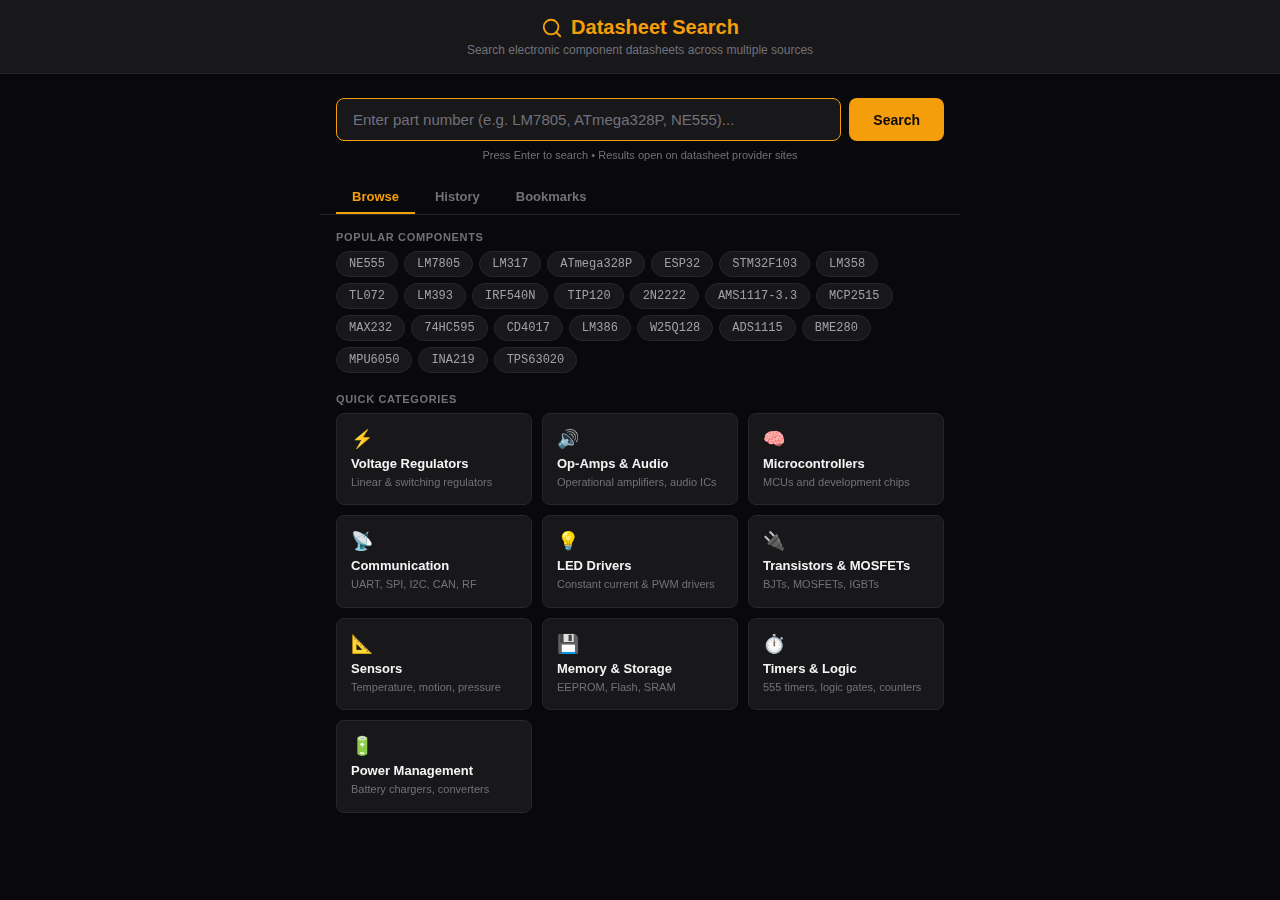
<file: datasheet-search/index.html>
<!DOCTYPE html>
<html lang="en">
<head>
<meta charset="UTF-8">
<meta name="viewport" content="width=device-width, initial-scale=1.0">
<title>Datasheet Search</title>
<style>
:root {
  --bg-0: #09090b;
  --bg-1: #18181b;
  --bg-2: #27272a;
  --bg-3: #3f3f46;
  --tx-1: #f4f4f5;
  --tx-2: #a1a1aa;
  --tx-3: #71717a;
  --accent: #f59e0b;
  --accent-h: #d97706;
  --accent-bg: rgba(245,158,11,.12);
  --danger: #ef4444;
  --success: #22c55e;
  --border: #27272a;
  --radius: 8px;
}
*, *::before, *::after { box-sizing: border-box; margin: 0; padding: 0; }
body {
  font-family: -apple-system, BlinkMacSystemFont, 'Segoe UI', Roboto, sans-serif;
  background: var(--bg-0);
  color: var(--tx-1);
  min-height: 100vh;
}

/* Header */
.header {
  background: var(--bg-1);
  border-bottom: 1px solid var(--border);
  padding: 16px 24px;
  text-align: center;
}
.header h1 {
  font-size: 20px;
  font-weight: 700;
  color: var(--accent);
  margin-bottom: 4px;
  display: flex;
  align-items: center;
  justify-content: center;
  gap: 8px;
}
.header p {
  font-size: 12px;
  color: var(--tx-3);
}

/* Search */
.search-wrap {
  max-width: 640px;
  margin: 24px auto 0;
  padding: 0 16px;
}
.search-box {
  display: flex;
  gap: 8px;
}
.search-box input {
  flex: 1;
  padding: 12px 16px;
  background: var(--bg-1);
  border: 1px solid var(--bg-3);
  border-radius: var(--radius);
  color: var(--tx-1);
  font-size: 15px;
  outline: none;
  transition: border-color .15s;
}
.search-box input::placeholder { color: var(--tx-3); }
.search-box input:focus { border-color: var(--accent); }
.search-box button {
  padding: 12px 24px;
  background: var(--accent);
  color: var(--bg-0);
  border: none;
  border-radius: var(--radius);
  font-size: 14px;
  font-weight: 600;
  cursor: pointer;
  white-space: nowrap;
  transition: background .15s;
}
.search-box button:hover { background: var(--accent-h); }
.search-hint {
  font-size: 11px;
  color: var(--tx-3);
  margin-top: 8px;
  text-align: center;
}

/* Tabs */
.tabs {
  max-width: 640px;
  margin: 20px auto 0;
  padding: 0 16px;
  display: flex;
  gap: 4px;
  border-bottom: 1px solid var(--border);
}
.tab-btn {
  padding: 8px 16px;
  background: none;
  border: none;
  border-bottom: 2px solid transparent;
  color: var(--tx-3);
  font-size: 13px;
  font-weight: 600;
  cursor: pointer;
  transition: all .15s;
}
.tab-btn:hover { color: var(--tx-2); }
.tab-btn.active { color: var(--accent); border-bottom-color: var(--accent); }

/* Content */
.content {
  max-width: 640px;
  margin: 0 auto;
  padding: 16px;
}
.tab-panel { display: none; }
.tab-panel.active { display: block; }

/* Quick search categories */
.cat-grid {
  display: grid;
  grid-template-columns: repeat(auto-fill, minmax(180px, 1fr));
  gap: 10px;
}
.cat-card {
  background: var(--bg-1);
  border: 1px solid var(--border);
  border-radius: var(--radius);
  padding: 14px;
  cursor: pointer;
  transition: all .15s;
}
.cat-card:hover { border-color: var(--accent); background: var(--accent-bg); }
.cat-card h3 {
  font-size: 13px;
  font-weight: 600;
  color: var(--tx-1);
  margin-bottom: 4px;
}
.cat-card p {
  font-size: 11px;
  color: var(--tx-3);
  line-height: 1.4;
}
.cat-card .cat-icon {
  font-size: 18px;
  margin-bottom: 6px;
}

/* Common parts */
.parts-section {
  margin-bottom: 20px;
}
.parts-title {
  font-size: 11px;
  font-weight: 700;
  text-transform: uppercase;
  letter-spacing: .06em;
  color: var(--tx-3);
  margin-bottom: 8px;
}
.parts-chips {
  display: flex;
  flex-wrap: wrap;
  gap: 6px;
}
.part-chip {
  padding: 5px 12px;
  background: var(--bg-1);
  border: 1px solid var(--border);
  border-radius: 20px;
  font-size: 12px;
  color: var(--tx-2);
  cursor: pointer;
  transition: all .12s;
  font-family: 'Courier New', monospace;
  font-weight: 500;
}
.part-chip:hover { border-color: var(--accent); color: var(--accent); background: var(--accent-bg); }

/* History / Bookmarks list */
.list-empty {
  text-align: center;
  padding: 32px 16px;
  color: var(--tx-3);
  font-size: 13px;
}
.list-item {
  display: flex;
  align-items: center;
  gap: 12px;
  padding: 10px 12px;
  background: var(--bg-1);
  border: 1px solid var(--border);
  border-radius: var(--radius);
  margin-bottom: 6px;
  transition: border-color .12s;
}
.list-item:hover { border-color: var(--bg-3); }
.list-item-text {
  flex: 1;
  min-width: 0;
}
.list-item-query {
  font-size: 14px;
  font-weight: 600;
  color: var(--tx-1);
  font-family: 'Courier New', monospace;
  white-space: nowrap;
  overflow: hidden;
  text-overflow: ellipsis;
}
.list-item-meta {
  font-size: 11px;
  color: var(--tx-3);
  margin-top: 2px;
}
.list-item-actions {
  display: flex;
  gap: 4px;
  flex-shrink: 0;
}
.icon-btn {
  width: 30px;
  height: 30px;
  display: flex;
  align-items: center;
  justify-content: center;
  background: var(--bg-2);
  border: 1px solid var(--border);
  border-radius: 6px;
  color: var(--tx-3);
  cursor: pointer;
  font-size: 14px;
  transition: all .12s;
  border: none;
}
.icon-btn:hover { background: var(--bg-3); color: var(--tx-1); }
.icon-btn.bookmarked { color: var(--accent); }
.icon-btn.danger:hover { color: var(--danger); }
.clear-btn {
  display: block;
  margin: 12px auto 0;
  padding: 6px 16px;
  background: none;
  border: 1px solid var(--border);
  border-radius: var(--radius);
  color: var(--tx-3);
  font-size: 12px;
  cursor: pointer;
}
.clear-btn:hover { border-color: var(--danger); color: var(--danger); }

/* Results status */
.search-status {
  text-align: center;
  padding: 20px;
  font-size: 13px;
  color: var(--tx-3);
}
.search-status a {
  color: var(--accent);
  text-decoration: none;
}
.search-status a:hover { text-decoration: underline; }

/* Source badges */
.source-row {
  display: flex;
  gap: 8px;
  justify-content: center;
  margin-top: 12px;
  flex-wrap: wrap;
}
.source-link {
  display: inline-flex;
  align-items: center;
  gap: 6px;
  padding: 8px 16px;
  background: var(--bg-1);
  border: 1px solid var(--border);
  border-radius: var(--radius);
  color: var(--tx-2);
  font-size: 13px;
  font-weight: 500;
  text-decoration: none;
  transition: all .15s;
}
.source-link:hover { border-color: var(--accent); color: var(--accent); }
.source-link .arrow { font-size: 11px; opacity: .6; }

@media (max-width: 480px) {
  .cat-grid { grid-template-columns: 1fr 1fr; }
  .search-box { flex-direction: column; }
  .search-box button { width: 100%; }
  .header { padding: 12px 16px; }
}
</style>
</head>
<body>

<div class="header">
  <h1>
    <svg width="22" height="22" viewBox="0 0 24 24" fill="none" stroke="currentColor" stroke-width="2" stroke-linecap="round" stroke-linejoin="round"><circle cx="11" cy="11" r="8"/><line x1="21" y1="21" x2="16.65" y2="16.65"/></svg>
    Datasheet Search
  </h1>
  <p>Search electronic component datasheets across multiple sources</p>
</div>

<div class="search-wrap">
  <div class="search-box">
    <input type="text" id="search-input" placeholder="Enter part number (e.g. LM7805, ATmega328P, NE555)..." autofocus>
    <button id="btn-search">Search</button>
  </div>
  <div class="search-hint">Press Enter to search &bull; Results open on datasheet provider sites</div>
</div>

<div class="tabs">
  <button class="tab-btn active" data-tab="browse">Browse</button>
  <button class="tab-btn" data-tab="history">History</button>
  <button class="tab-btn" data-tab="bookmarks">Bookmarks</button>
</div>

<div class="content">

  <!-- Browse tab -->
  <div class="tab-panel active" id="tab-browse">

    <div id="search-results" style="display:none"></div>

    <div id="browse-content">
      <div class="parts-section">
        <div class="parts-title">Popular Components</div>
        <div class="parts-chips" id="popular-chips"></div>
      </div>

      <div class="parts-section">
        <div class="parts-title">Quick Categories</div>
        <div class="cat-grid" id="cat-grid"></div>
      </div>
    </div>
  </div>

  <!-- History tab -->
  <div class="tab-panel" id="tab-history">
    <div id="history-list"></div>
  </div>

  <!-- Bookmarks tab -->
  <div class="tab-panel" id="tab-bookmarks">
    <div id="bookmarks-list"></div>
  </div>

</div>

<script>
// ===================================================================
// DATASHEET SEARCH APP
// ===================================================================

const STORAGE_KEYS = { history: 'ds-search-history', bookmarks: 'ds-search-bookmarks' };

// Datasheet sources — search URL templates
const SOURCES = [
  { name: 'AllDatasheet',    url: 'https://www.alldatasheet.com/view.jsp?Searchword={q}',              icon: '📄' },
  { name: 'Datasheet Archive', url: 'https://www.datasheetarchive.com/search?q={q}',                     icon: '🗄️' },
  { name: 'Octopart',        url: 'https://octopart.com/search?q={q}',                                 icon: '🔍' },
  { name: 'DigiKey',         url: 'https://www.digikey.com/en/products/result?keywords={q}',            icon: '🛒' },
  { name: 'Mouser',          url: 'https://www.mouser.com/c/?q={q}',                                   icon: '🛒' },
  { name: 'LCSC',            url: 'https://www.lcsc.com/search?q={q}',                                 icon: '🛒' },
];

const POPULAR = [
  'NE555','LM7805','LM317','ATmega328P','ESP32','STM32F103',
  'LM358','TL072','LM393','IRF540N','TIP120','2N2222',
  'AMS1117-3.3','MCP2515','MAX232','74HC595','CD4017','LM386',
  'W25Q128','ADS1115','BME280','MPU6050','INA219','TPS63020',
];

const CATEGORIES = [
  { icon: '⚡', title: 'Voltage Regulators', desc: 'Linear & switching regulators', parts: ['LM7805','LM317','AMS1117','TPS63020','LM2596','AP2112'] },
  { icon: '🔊', title: 'Op-Amps & Audio', desc: 'Operational amplifiers, audio ICs', parts: ['LM358','TL072','NE5532','LM386','TDA2030','LM4871'] },
  { icon: '🧠', title: 'Microcontrollers', desc: 'MCUs and development chips', parts: ['ATmega328P','ESP32','STM32F103','PIC16F877','RP2040','ATTINY85'] },
  { icon: '📡', title: 'Communication', desc: 'UART, SPI, I2C, CAN, RF', parts: ['MAX232','MCP2515','MCP2551','NRF24L01','CC1101','SX1276'] },
  { icon: '💡', title: 'LED Drivers', desc: 'Constant current & PWM drivers', parts: ['WS2812B','TLC5940','PCA9685','AL8805','PT4115','CAT4101'] },
  { icon: '🔌', title: 'Transistors & MOSFETs', desc: 'BJTs, MOSFETs, IGBTs', parts: ['2N2222','BC547','IRF540N','IRFZ44N','TIP120','IRF3205'] },
  { icon: '📐', title: 'Sensors', desc: 'Temperature, motion, pressure', parts: ['BME280','MPU6050','DHT22','DS18B20','BMP280','ADXL345'] },
  { icon: '💾', title: 'Memory & Storage', desc: 'EEPROM, Flash, SRAM', parts: ['W25Q128','AT24C256','23LC1024','IS62WV1288','SST39SF040','M25P16'] },
  { icon: '⏱️', title: 'Timers & Logic', desc: '555 timers, logic gates, counters', parts: ['NE555','74HC595','CD4017','74HC245','SN74LVC1G14','CD4051'] },
  { icon: '🔋', title: 'Power Management', desc: 'Battery chargers, converters', parts: ['TP4056','BQ24195','TPS54331','INA219','MAX17048','LTC3780'] },
];

// --- State ---
let searchHistory = JSON.parse(localStorage.getItem(STORAGE_KEYS.history) || '[]');
let bookmarks = JSON.parse(localStorage.getItem(STORAGE_KEYS.bookmarks) || '[]');

function saveHistory() { localStorage.setItem(STORAGE_KEYS.history, JSON.stringify(searchHistory)); }
function saveBookmarks() { localStorage.setItem(STORAGE_KEYS.bookmarks, JSON.stringify(bookmarks)); }

// --- Search ---
function doSearch(query) {
  query = query.trim();
  if (!query) return;

  // Update input
  document.getElementById('search-input').value = query;

  // Add to history (dedup, most recent first)
  searchHistory = searchHistory.filter(h => h.query.toLowerCase() !== query.toLowerCase());
  searchHistory.unshift({ query, timestamp: Date.now() });
  if (searchHistory.length > 50) searchHistory.length = 50;
  saveHistory();

  // Show results
  showSearchResults(query);

  // Switch to browse tab
  switchTab('browse');

  // Open AllDatasheet in new tab (primary source)
  window.open(SOURCES[0].url.replace('{q}', encodeURIComponent(query)), '_blank');
}

function showSearchResults(query) {
  const resultsEl = document.getElementById('search-results');
  const browseEl = document.getElementById('browse-content');

  const isBookmarked = bookmarks.some(b => b.query.toLowerCase() === query.toLowerCase());

  let html = `<div class="search-status">
    <p>Searching for <strong style="color:var(--accent);font-family:'Courier New',monospace">${escHtml(query)}</strong></p>
    <p style="margin-top:4px">AllDatasheet opened in a new tab.
      <button class="icon-btn${isBookmarked ? ' bookmarked' : ''}" onclick="toggleBookmark('${escAttr(query)}')" title="${isBookmarked ? 'Remove bookmark' : 'Bookmark this search'}" style="display:inline-flex;vertical-align:middle;margin-left:4px">${isBookmarked ? '★' : '☆'}</button>
    </p>
  </div>`;
  html += '<div class="source-row">';
  for (const src of SOURCES) {
    const url = src.url.replace('{q}', encodeURIComponent(query));
    html += `<a href="${url}" target="_blank" rel="noopener" class="source-link">${src.icon} ${src.name} <span class="arrow">↗</span></a>`;
  }
  html += '</div>';

  resultsEl.innerHTML = html;
  resultsEl.style.display = 'block';
  browseEl.style.display = 'none';
}

function clearSearchResults() {
  document.getElementById('search-results').style.display = 'none';
  document.getElementById('browse-content').style.display = '';
}

// --- Bookmarks ---
function toggleBookmark(query) {
  const idx = bookmarks.findIndex(b => b.query.toLowerCase() === query.toLowerCase());
  if (idx >= 0) {
    bookmarks.splice(idx, 1);
  } else {
    bookmarks.unshift({ query, timestamp: Date.now() });
  }
  saveBookmarks();
  // Re-render if results are showing
  if (document.getElementById('search-results').style.display !== 'none') {
    showSearchResults(query);
  }
  renderBookmarks();
}

// --- Render ---
function renderPopular() {
  const el = document.getElementById('popular-chips');
  el.innerHTML = POPULAR.map(p =>
    `<div class="part-chip" onclick="doSearch('${p}')">${p}</div>`
  ).join('');
}

function renderCategories() {
  const el = document.getElementById('cat-grid');
  el.innerHTML = CATEGORIES.map((cat, i) =>
    `<div class="cat-card" onclick="showCategory(${i})">
      <div class="cat-icon">${cat.icon}</div>
      <h3>${cat.title}</h3>
      <p>${cat.desc}</p>
    </div>`
  ).join('');
}

function showCategory(idx) {
  const cat = CATEGORIES[idx];
  const el = document.getElementById('popular-chips');
  // Replace popular with category parts
  el.innerHTML = cat.parts.map(p =>
    `<div class="part-chip" onclick="doSearch('${p}')">${p}</div>`
  ).join('');
  // Update title
  el.previousElementSibling.innerHTML = cat.icon + ' ' + cat.title;
  // Scroll to top
  el.scrollIntoView({ behavior: 'smooth', block: 'nearest' });
}

function renderHistory() {
  const el = document.getElementById('history-list');
  if (searchHistory.length === 0) {
    el.innerHTML = '<div class="list-empty">No search history yet.<br>Your searches will appear here.</div>';
    return;
  }
  let html = searchHistory.map(h => {
    const date = new Date(h.timestamp);
    const ago = timeAgo(date);
    const isBookmarked = bookmarks.some(b => b.query.toLowerCase() === h.query.toLowerCase());
    return `<div class="list-item">
      <div class="list-item-text" onclick="doSearch('${escAttr(h.query)}')" style="cursor:pointer">
        <div class="list-item-query">${escHtml(h.query)}</div>
        <div class="list-item-meta">${ago}</div>
      </div>
      <div class="list-item-actions">
        <button class="icon-btn${isBookmarked ? ' bookmarked' : ''}" onclick="toggleBookmark('${escAttr(h.query)}')" title="Bookmark">
          ${isBookmarked ? '★' : '☆'}
        </button>
        <button class="icon-btn danger" onclick="removeHistory('${escAttr(h.query)}')" title="Remove">✕</button>
      </div>
    </div>`;
  }).join('');
  html += '<button class="clear-btn" onclick="clearHistory()">Clear All History</button>';
  el.innerHTML = html;
}

function renderBookmarks() {
  const el = document.getElementById('bookmarks-list');
  if (bookmarks.length === 0) {
    el.innerHTML = '<div class="list-empty">No bookmarks yet.<br>Star a search to save it here.</div>';
    return;
  }
  el.innerHTML = bookmarks.map(b => {
    const date = new Date(b.timestamp);
    return `<div class="list-item">
      <div class="list-item-text" onclick="doSearch('${escAttr(b.query)}')" style="cursor:pointer">
        <div class="list-item-query">${escHtml(b.query)}</div>
        <div class="list-item-meta">Saved ${timeAgo(date)}</div>
      </div>
      <div class="list-item-actions">
        <button class="icon-btn danger" onclick="removeBookmark('${escAttr(b.query)}')" title="Remove">✕</button>
      </div>
    </div>`;
  }).join('');
}

function removeHistory(query) {
  searchHistory = searchHistory.filter(h => h.query !== query);
  saveHistory();
  renderHistory();
}

function clearHistory() {
  searchHistory = [];
  saveHistory();
  renderHistory();
}

function removeBookmark(query) {
  bookmarks = bookmarks.filter(b => b.query !== query);
  saveBookmarks();
  renderBookmarks();
  // Update results view if showing
  if (document.getElementById('search-results').style.display !== 'none') {
    const input = document.getElementById('search-input').value.trim();
    if (input) showSearchResults(input);
  }
}

// --- Tabs ---
function switchTab(name) {
  document.querySelectorAll('.tab-btn').forEach(b => b.classList.toggle('active', b.dataset.tab === name));
  document.querySelectorAll('.tab-panel').forEach(p => p.classList.toggle('active', p.id === 'tab-' + name));
  if (name === 'history') renderHistory();
  if (name === 'bookmarks') renderBookmarks();
  if (name === 'browse') {
    const q = document.getElementById('search-input').value.trim();
    if (!q) clearSearchResults();
  }
}

// --- Helpers ---
function escHtml(s) { return s.replace(/&/g,'&amp;').replace(/</g,'&lt;').replace(/>/g,'&gt;').replace(/"/g,'&quot;'); }
function escAttr(s) { return s.replace(/'/g, "\\'").replace(/"/g, '&quot;'); }

function timeAgo(date) {
  const s = Math.floor((Date.now() - date.getTime()) / 1000);
  if (s < 60) return 'just now';
  if (s < 3600) return Math.floor(s / 60) + 'm ago';
  if (s < 86400) return Math.floor(s / 3600) + 'h ago';
  if (s < 604800) return Math.floor(s / 86400) + 'd ago';
  return date.toLocaleDateString();
}

// --- Init ---
document.getElementById('btn-search').addEventListener('click', () => doSearch(document.getElementById('search-input').value));
document.getElementById('search-input').addEventListener('keydown', e => { if (e.key === 'Enter') doSearch(e.target.value); });
document.getElementById('search-input').addEventListener('input', e => { if (!e.target.value.trim()) clearSearchResults(); });
document.querySelectorAll('.tab-btn').forEach(b => b.addEventListener('click', () => switchTab(b.dataset.tab)));

renderPopular();
renderCategories();
renderHistory();
renderBookmarks();
</script>
</body>
</html>
</file>
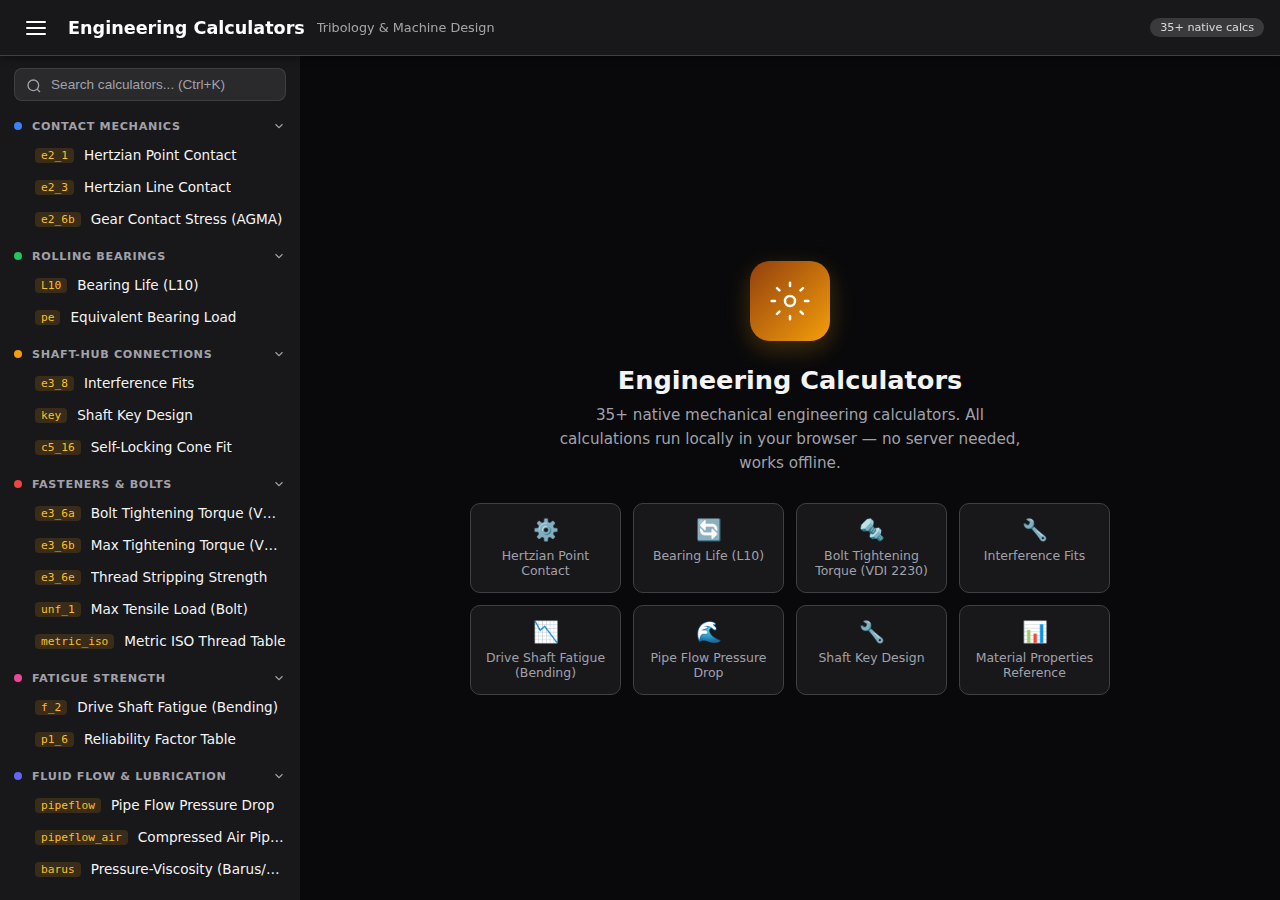
<file: engcalc-pwa/index.html>
<!DOCTYPE html>
<html lang="en">
<head>
<meta charset="UTF-8">
<meta name="viewport" content="width=device-width, initial-scale=1.0, user-scalable=no">
<meta name="theme-color" content="#09090b">
<meta name="apple-mobile-web-app-capable" content="yes">
<meta name="apple-mobile-web-app-status-bar-style" content="black-translucent">
<meta name="apple-mobile-web-app-title" content="EngCalc">
<meta name="description" content="35+ native engineering calculators for mechanical design, tribology, bearings, fatigue, and more.">
<link rel="manifest" href="manifest.json">
<link rel="icon" type="image/svg+xml" href="icons/icon.svg">
<link rel="apple-touch-icon" href="icons/icon-192.png">
<title>Engineering Calculators PWA</title>
<style>
:root {
  --sidebar-w: 300px;
  --header-h: 56px;
  --bg: #09090b;
  --sidebar-bg: #18181b;
  --sidebar-hover: #27272a;
  --sidebar-active: rgba(245,158,11,0.15);
  --accent: #f59e0b;
  --accent-light: #fbbf24;
  --text: #f4f4f5;
  --text-muted: #a1a1aa;
  --card-bg: #18181b;
  --card-border: #3f3f46;
  --input-bg: #27272a;
  --input-border: #3f3f46;
  --output-bg: #052e16;
  --output-border: #22c55e;
  --cat-contact: #3b82f6;
  --cat-bearing-roll: #22c55e;
  --cat-bearing-hydro: #06b6d4;
  --cat-bearing-air: #8b5cf6;
  --cat-shaft: #f59e0b;
  --cat-fastener: #ef4444;
  --cat-fatigue: #ec4899;
  --cat-fluid: #6366f1;
  --cat-dynamics: #14b8a6;
  --cat-power: #f97316;
  --cat-material: #a855f7;
}
* { margin: 0; padding: 0; box-sizing: border-box; }
body { font-family: -apple-system, BlinkMacSystemFont, 'Segoe UI', system-ui, sans-serif; background: var(--bg); overflow: hidden; height: 100vh; width: 100vw; }

/* HEADER */
.header { position: fixed; top: 0; left: 0; right: 0; height: var(--header-h); background: #18181b; display: flex; align-items: center; padding: 0 16px; z-index: 100; box-shadow: 0 2px 8px rgba(0,0,0,0.4); border-bottom: 1px solid #3f3f46; }
.menu-btn { width: 40px; height: 40px; background: none; border: none; color: white; cursor: pointer; display: flex; align-items: center; justify-content: center; border-radius: 8px; transition: background .15s; flex-shrink: 0; }
.menu-btn:hover { background: rgba(255,255,255,.1); }
.menu-btn svg { width: 24px; height: 24px; }
.header-title { color: white; font-size: 1.1rem; font-weight: 600; margin-left: 12px; white-space: nowrap; overflow: hidden; text-overflow: ellipsis; }
.header-subtitle { color: rgba(255,255,255,.6); font-size: .8rem; margin-left: 12px; white-space: nowrap; overflow: hidden; text-overflow: ellipsis; }
.header-right { margin-left: auto; display: flex; align-items: center; gap: 8px; }
.header-badge { background: rgba(255,255,255,.15); color: rgba(255,255,255,.8); font-size: .7rem; padding: 3px 10px; border-radius: 12px; white-space: nowrap; }

/* SIDEBAR */
.sidebar { position: fixed; top: var(--header-h); left: 0; bottom: 0; width: var(--sidebar-w); background: var(--sidebar-bg); overflow-y: auto; overflow-x: hidden; z-index: 90; transition: transform .25s cubic-bezier(.4,0,.2,1); scrollbar-width: thin; scrollbar-color: #3f3f46 transparent; }
.sidebar::-webkit-scrollbar { width: 6px; }
.sidebar::-webkit-scrollbar-thumb { background: #3f3f46; border-radius: 3px; }
.sidebar.collapsed { transform: translateX(-100%); }
.sidebar-search { padding: 12px 14px 8px; position: sticky; top: 0; background: var(--sidebar-bg); z-index: 5; }
.sidebar-search input { width: 100%; padding: 8px 12px 8px 36px; background: rgba(255,255,255,.08); border: 1px solid rgba(255,255,255,.1); border-radius: 8px; color: var(--text); font-size: .85rem; outline: none; transition: border-color .15s; }
.sidebar-search input::placeholder { color: var(--text-muted); }
.sidebar-search input:focus { border-color: var(--accent); background: rgba(255,255,255,.12); }
.search-icon { position: absolute; left: 26px; top: 22px; width: 16px; height: 16px; color: var(--text-muted); pointer-events: none; }
.cat-group { margin-bottom: 4px; }
.cat-header { display: flex; align-items: center; gap: 10px; padding: 10px 14px 6px; cursor: pointer; user-select: none; }
.cat-dot { width: 8px; height: 8px; border-radius: 50%; flex-shrink: 0; }
.cat-label { font-size: .7rem; font-weight: 700; letter-spacing: .06em; text-transform: uppercase; color: var(--text-muted); }
.cat-toggle { margin-left: auto; color: var(--text-muted); transition: transform .2s; width: 14px; height: 14px; }
.cat-header.collapsed .cat-toggle { transform: rotate(-90deg); }
.cat-items { overflow: hidden; }
.cat-header.collapsed + .cat-items { display: none; }
.nav-item { display: flex; align-items: center; gap: 10px; padding: 8px 14px 8px 32px; cursor: pointer; color: var(--text); font-size: .85rem; transition: background .12s; border-left: 3px solid transparent; text-decoration: none; }
.nav-item:hover { background: var(--sidebar-hover); }
.nav-item.active { background: var(--sidebar-active); border-left-color: var(--accent-light); color: white; }
.nav-code { font-family: 'SF Mono','Fira Code',monospace; font-size: .7rem; color: var(--accent-light); background: rgba(245,158,11,.15); padding: 1px 6px; border-radius: 4px; flex-shrink: 0; }
.nav-label { white-space: nowrap; overflow: hidden; text-overflow: ellipsis; }

/* MAIN */
.main { position: fixed; top: var(--header-h); bottom: 0; left: var(--sidebar-w); right: 0; transition: left .25s cubic-bezier(.4,0,.2,1); background: var(--bg); overflow-y: auto; }
.main.expanded { left: 0; }

/* WELCOME */
.welcome { display: flex; flex-direction: column; align-items: center; justify-content: center; min-height: 100%; padding: 32px; text-align: center; }
.welcome.hidden { display: none; }
.welcome-icon { width: 80px; height: 80px; background: linear-gradient(135deg, #92400e, #f59e0b); border-radius: 20px; display: flex; align-items: center; justify-content: center; margin-bottom: 24px; box-shadow: 0 8px 24px rgba(245,158,11,.25); }
.welcome-icon svg { width: 40px; height: 40px; color: white; }
.welcome h2 { font-size: 1.6rem; color: #f4f4f5; margin-bottom: 8px; }
.welcome p { color: #a1a1aa; max-width: 480px; font-size: .95rem; line-height: 1.6; }
.quick-grid { display: grid; grid-template-columns: repeat(auto-fit, minmax(140px, 1fr)); gap: 12px; margin-top: 28px; max-width: 640px; width: 100%; }
.quick-card { background: #18181b; border-radius: 10px; padding: 14px; cursor: pointer; text-align: center; border: 1px solid #3f3f46; transition: box-shadow .15s, transform .1s, border-color .15s; }
.quick-card:hover { box-shadow: 0 4px 12px rgba(245,158,11,.1); transform: translateY(-2px); border-color: #f59e0b; }
.quick-card .qc-icon { font-size: 1.3rem; margin-bottom: 6px; }
.quick-card .qc-label { font-size: .78rem; color: #a1a1aa; font-weight: 500; }

/* CALCULATOR PANELS */
.calc-panel { display: none; padding: 24px; max-width: 860px; margin: 0 auto; }
.calc-panel.active { display: block; }
.calc-title { font-size: 1.3rem; font-weight: 700; color: #f4f4f5; margin-bottom: 4px; }
.calc-desc { color: #a1a1aa; font-size: .9rem; margin-bottom: 20px; line-height: 1.5; }
.calc-section { background: var(--card-bg); border: 1px solid var(--card-border); border-radius: 12px; padding: 20px; margin-bottom: 16px; }
.calc-section h3 { font-size: .85rem; font-weight: 700; color: #a1a1aa; text-transform: uppercase; letter-spacing: .04em; margin-bottom: 14px; display: flex; align-items: center; gap: 8px; }
.calc-section h3 .dot { width: 8px; height: 8px; border-radius: 50%; }
.input-dot { background: var(--accent); }
.output-dot { background: #22c55e; }
.formula-dot { background: #a855f7; }

.field-grid { display: grid; grid-template-columns: repeat(auto-fill, minmax(200px, 1fr)); gap: 12px; }
.field { display: flex; flex-direction: column; }
.field label { font-size: .78rem; color: #a1a1aa; margin-bottom: 4px; font-weight: 500; }
.field label .unit { color: #71717a; font-weight: 400; }
.field input, .field select { padding: 8px 10px; border: 1px solid var(--input-border); border-radius: 6px; font-size: .9rem; background: var(--input-bg); color: #f4f4f5; outline: none; transition: border-color .15s; }
.field input:focus, .field select:focus { border-color: var(--accent); }
.field input[readonly] { background: var(--output-bg); border-color: var(--output-border); color: #4ade80; font-weight: 600; cursor: default; }
.field input.warn { background: rgba(239,68,68,0.1); border-color: #ef4444; color: #fca5a5; }

.calc-btn { display: inline-flex; align-items: center; gap: 8px; background: var(--accent); color: white; border: none; padding: 10px 24px; border-radius: 8px; font-weight: 600; font-size: .9rem; cursor: pointer; transition: background .15s; margin-top: 8px; }
.calc-btn:hover { background: #d97706; }
.formula-box { background: rgba(168,85,247,0.08); border: 1px solid rgba(124,58,237,0.25); border-radius: 8px; padding: 14px 16px; margin-top: 12px; font-family: 'SF Mono','Fira Code',monospace; font-size: .82rem; color: #c4b5fd; line-height: 1.7; white-space: pre-wrap; overflow-x: auto; }

/* OVERLAY (mobile) */
.sidebar-overlay { position: fixed; inset: 0; background: rgba(0,0,0,.4); z-index: 85; display: none; cursor: pointer; }

/* RESPONSIVE */
@media (max-width: 768px) {
  :root { --sidebar-w: 280px; }
  .sidebar { transform: translateX(-100%); }
  .sidebar.open { transform: translateX(0); }
  .sidebar-overlay.show { display: block; }
  .main { left: 0 !important; }
  .header-subtitle { display: none; }
  .field-grid { grid-template-columns: 1fr; }
}

/* REFERENCE TABLE */
.ref-table { width: 100%; border-collapse: collapse; font-size: .82rem; margin-top: 8px; }
.ref-table th { background: #27272a; text-align: left; padding: 6px 10px; border-bottom: 2px solid #3f3f46; font-weight: 600; color: #a1a1aa; white-space: nowrap; }
.ref-table td { padding: 5px 10px; border-bottom: 1px solid #3f3f46; color: #d4d4d8; }
.ref-table tr:hover td { background: #27272a; }

/* INSTALL BANNER */
.install-banner { display: none; align-items: center; gap: 12px; background: #27272a; padding: 10px 16px; position: fixed; top: var(--header-h); left: 0; right: 0; z-index: 95; border-bottom: 1px solid #3f3f46; }
.install-banner.show { display: flex; }
.install-banner p { color: white; font-size: .85rem; flex: 1; }
.install-btn { background: var(--accent); color: white; border: none; padding: 6px 16px; border-radius: 6px; font-weight: 600; cursor: pointer; font-size: .82rem; }
.install-dismiss { background: none; border: none; color: rgba(255,255,255,.6); cursor: pointer; font-size: 1.2rem; padding: 4px; }
</style>
</head>
<body>

<header class="header">
  <button class="menu-btn" id="menuBtn" aria-label="Toggle sidebar">
    <svg viewBox="0 0 24 24" fill="none" stroke="currentColor" stroke-width="2" stroke-linecap="round"><line x1="3" y1="6" x2="21" y2="6"/><line x1="3" y1="12" x2="21" y2="12"/><line x1="3" y1="18" x2="21" y2="18"/></svg>
  </button>
  <span class="header-title" id="headerTitle">Engineering Calculators</span>
  <span class="header-subtitle" id="headerSub">Tribology &amp; Machine Design</span>
  <div class="header-right"><span class="header-badge">35+ native calcs</span></div>
</header>

<div class="install-banner" id="installBanner">
  <p>Install this app for quick access</p>
  <button class="install-btn" id="installBtn">Install</button>
  <button class="install-dismiss" id="installDismiss">&times;</button>
</div>

<div class="sidebar-overlay" id="sidebarOverlay"></div>

<nav class="sidebar" id="sidebar">
  <div class="sidebar-search">
    <svg class="search-icon" viewBox="0 0 24 24" fill="none" stroke="currentColor" stroke-width="2"><circle cx="11" cy="11" r="8"/><line x1="21" y1="21" x2="16.65" y2="16.65"/></svg>
    <input type="text" id="searchInput" placeholder="Search calculators... (Ctrl+K)" autocomplete="off">
  </div>
  <div id="navList"></div>
</nav>

<div class="main" id="main">
  <div class="welcome" id="welcome">
    <div class="welcome-icon">
      <svg viewBox="0 0 24 24" fill="none" stroke="currentColor" stroke-width="1.5" stroke-linecap="round"><circle cx="12" cy="12" r="3"/><path d="M12 1v2m0 18v2M4.22 4.22l1.42 1.42m12.72 12.72l1.42 1.42M1 12h2m18 0h2M4.22 19.78l1.42-1.42M18.36 5.64l1.42-1.42"/></svg>
    </div>
    <h2>Engineering Calculators</h2>
    <p>35+ native mechanical engineering calculators. All calculations run locally in your browser — no server needed, works offline.</p>
    <div class="quick-grid" id="quickGrid"></div>
  </div>
  <div id="calcContainer"></div>
</div>

<script>
// ═══════════════════════════════════════════════
// ENGINEERING CONSTANTS & MATERIAL DATA
// ═══════════════════════════════════════════════
const MAT = {
  'Steel (general)': { E: 210000, nu: 0.30 },
  'Steel 100Cr6': { E: 210000, nu: 0.30 },
  'Cast Iron': { E: 150000, nu: 0.25 },
  'Aluminum': { E: 70000, nu: 0.33 },
  'Brass': { E: 100000, nu: 0.34 },
  'Bronze': { E: 110000, nu: 0.34 },
  'Titanium': { E: 114000, nu: 0.34 },
  'Copper': { E: 120000, nu: 0.34 },
  'PTFE': { E: 500, nu: 0.46 },
};

const THREAD_DATA = {
  'M3':  {d:3,   P:0.5,  d2:2.675, d3:2.387, As:5.03},
  'M4':  {d:4,   P:0.7,  d2:3.545, d3:3.141, As:8.78},
  'M5':  {d:5,   P:0.8,  d2:4.480, d3:3.975, As:14.2},
  'M6':  {d:6,   P:1.0,  d2:5.350, d3:4.773, As:20.1},
  'M8':  {d:8,   P:1.25, d2:7.188, d3:6.466, As:36.6},
  'M10': {d:10,  P:1.5,  d2:9.026, d3:8.160, As:58.0},
  'M12': {d:12,  P:1.75, d2:10.863,d3:9.853, As:84.3},
  'M14': {d:14,  P:2.0,  d2:12.701,d3:11.546,As:115},
  'M16': {d:16,  P:2.0,  d2:14.701,d3:13.546,As:157},
  'M18': {d:18,  P:2.5,  d2:16.376,d3:15.294,As:192},
  'M20': {d:20,  P:2.5,  d2:18.376,d3:17.294,As:245},
  'M22': {d:22,  P:2.5,  d2:20.376,d3:19.294,As:303},
  'M24': {d:24,  P:3.0,  d2:22.051,d3:21.052,As:353},
  'M27': {d:27,  P:3.0,  d2:25.051,d3:24.052,As:459},
  'M30': {d:30,  P:3.5,  d2:27.727,d3:26.211,As:561},
};

const BOLT_CLASS = {
  '4.6':  {Su:400, Sp:240},
  '5.6':  {Su:500, Sp:300},
  '8.8':  {Su:800, Sp:640},
  '10.9': {Su:1000,Sp:900},
  '12.9': {Su:1200,Sp:1080},
};

const RELIABILITY = {50:1.000, 90:0.897, 95:0.868, 99:0.814, 99.9:0.753, 99.99:0.702};

const SURFACE_FINISH = {
  'Ground':     {a:1.58, b:-0.085},
  'Machined':   {a:4.51, b:-0.265},
  'Hot-rolled': {a:57.7, b:-0.718},
  'As-forged':  {a:272,  b:-0.995},
};

const PIPE_ROUGHNESS = {
  'Steel (new)': 0.045,
  'Steel (corroded)': 0.3,
  'Cast iron': 0.26,
  'Copper/Brass': 0.0015,
  'PVC/Plastic': 0.0015,
  'Concrete': 1.0,
  'Galvanized': 0.15,
};

// ═══════════════════════════════════════════════
// CALCULATOR DEFINITIONS
// ═══════════════════════════════════════════════
const CALCS = [
  // ── CONTACT MECHANICS ──
  {id:'e2_1', name:'Hertzian Point Contact', cat:'Contact Mechanics', color:'var(--cat-contact)', icon:'⚙️',
   desc:'Contact pressure and deformation for two curved bodies in point contact (ball-on-flat, ball-on-ball). Matches werktuigbouw.nl/e2_1.',
   inputs:[
     {id:'E1',label:"Young's modulus E₁",unit:'GPa',val:213},
     {id:'E2',label:"Young's modulus E₂",unit:'GPa',val:213},
     {id:'nu1',label:'Poisson\'s ratio ν₁',unit:'—',val:0.29},
     {id:'nu2',label:'Poisson\'s ratio ν₂',unit:'—',val:0.29},
     {id:'R1',label:'Radius R₁ (0 = flat)',unit:'mm',val:5},
     {id:'R2',label:'Radius R₂ (0 = flat)',unit:'mm',val:0},
     {id:'F',label:'Normal force F',unit:'N',val:100},
   ],
   outputs:["Ep|Effective Young's modulus E'|GPa","Rp|Effective contact radius R'|mm",'r|Semi contact width r|mm','delta|Indentation δ|µm','k|Contact stiffness|10⁶ N/m','pm|Mean contact pressure p_m|GPa','pmax|Max contact pressure p_max|GPa'],
   calc(v){
     const Ep = 2/((1-v.nu1**2)/v.E1 + (1-v.nu2**2)/v.E2);
     let inv_Rp = 0;
     if(v.R1 > 0) inv_Rp += 2/v.R1;
     if(v.R2 > 0) inv_Rp += 2/v.R2;
     if(inv_Rp === 0) return {'Ep':'—','Rp':'—','r':'—','delta':'—','k':'—','pm':'—','pmax':'—'};
     const Rp = 1/inv_Rp;
     const Ep_Pa = Ep*1e9, Rp_m = Rp*1e-3, Estar = Ep_Pa/2, Req = 2*Rp_m;
     const a = Math.pow(3*v.F*Req/(4*Estar),1/3);
     const delta = Math.pow(9*v.F*v.F/(16*Req*Estar*Estar),1/3);
     const k = 1.5*v.F/delta;
     const Ac = Math.PI*a*a;
     const pm = v.F/Ac;
     const pmax = 1.5*pm;
     return {'Ep':Ep.toFixed(1),'Rp':Rp.toFixed(2),'r':(a*1e3).toFixed(2),'delta':(delta*1e6).toFixed(2),'k':(k/1e6).toFixed(2),'pm':(pm/1e9).toFixed(2),'pmax':(pmax/1e9).toFixed(2)};
   },
   formula:"2/E' = (1−ν₁²)/E₁ + (1−ν₂²)/E₂\n1/R' = Σ(1/R_ij) principal curvatures\na = ∛(3FR_eq / 4E*) where R_eq=2R', E*=E'/2\nδ = ∛(9F² / 16R_eq·E*²)\nk = 3F/(2δ)\np_m = F/(πa²)\np_max = 1.5·p_m"
  },

  {id:'e2_3', name:'Hertzian Line Contact', cat:'Contact Mechanics', color:'var(--cat-contact)', icon:'⚙️',
   desc:'Contact half-width and pressure for two parallel cylinders in line contact. Matches werktuigbouw.nl/e2_3.',
   inputs:[
     {id:'E1',label:"Young's modulus E₁",unit:'GPa',val:213},
     {id:'E2',label:"Young's modulus E₂",unit:'GPa',val:213},
     {id:'nu1',label:'Poisson\'s ratio ν₁',unit:'—',val:0.29},
     {id:'nu2',label:'Poisson\'s ratio ν₂',unit:'—',val:0.29},
     {id:'R1',label:'Radius R₁ (0 = flat)',unit:'mm',val:15},
     {id:'R2',label:'Radius R₂ (0 = flat)',unit:'mm',val:0},
     {id:'FL',label:'Contact load F/L',unit:'kN/m',val:1000},
   ],
   outputs:["Ep|Effective Young's modulus E'|GPa","Rp|Effective contact radius R'|mm",'b|Semi contact width b|mm','pm|Mean contact pressure p_m|GPa','pmax|Max contact pressure p_max|GPa'],
   calc(v){
     const Ep = 2/((1-v.nu1**2)/v.E1 + (1-v.nu2**2)/v.E2);
     let inv_Rp = 0;
     if(v.R1 > 0) inv_Rp += 1/v.R1;
     if(v.R2 > 0) inv_Rp += 1/v.R2;
     if(inv_Rp === 0) return {'Ep':'—','Rp':'—','b':'—','pm':'—','pmax':'—'};
     const Rp = 1/inv_Rp;
     const Ep_Pa = Ep*1e9, Rp_m = Rp*1e-3, Estar = Ep_Pa/2, FL = v.FL*1e3;
     const b = Math.sqrt(4*FL*Rp_m/(Math.PI*Estar));
     const pm = FL/(2*b);
     const pmax = 2*FL/(Math.PI*b);
     return {'Ep':Ep.toFixed(1),'Rp':Rp.toFixed(2),'b':(b*1e3).toFixed(2),'pm':(pm/1e9).toFixed(2),'pmax':(pmax/1e9).toFixed(2)};
   },
   formula:"2/E' = (1−ν₁²)/E₁ + (1−ν₂²)/E₂\n1/R' = 1/R₁ + 1/R₂ (one principal direction)\nb = √(4·F'·R' / π·E*) where E*=E'/2\np_m = F'/(2b)\np_max = 2F'/(πb) = (4/π)·p_m"
  },

  {id:'e2_6b', name:'Gear Contact Stress (AGMA)', cat:'Contact Mechanics', color:'var(--cat-contact)', icon:'⚙️',
   desc:'Hertzian contact stress on gear teeth per AGMA standard.',
   inputs:[
     {id:'Wt',label:'Tangential load',unit:'N',val:2000},
     {id:'dp',label:'Pitch diameter (pinion)',unit:'mm',val:80},
     {id:'Fw',label:'Face width',unit:'mm',val:40},
     {id:'E1',label:'E pinion',unit:'MPa',val:210000},
     {id:'E2',label:'E gear',unit:'MPa',val:210000},
     {id:'nu1',label:'ν pinion',unit:'—',val:0.30},
     {id:'nu2',label:'ν gear',unit:'—',val:0.30},
     {id:'Ko',label:'Overload factor Ko',unit:'—',val:1.0},
     {id:'Kv',label:'Dynamic factor Kv',unit:'—',val:1.2},
     {id:'Km',label:'Load distribution Km',unit:'—',val:1.3},
     {id:'I',label:'Geometry factor I',unit:'—',val:0.11},
   ],
   outputs:['Cp|Elastic coefficient|√MPa','sc|Contact stress|MPa'],
   calc(v){
     const Cp = Math.sqrt(1/(Math.PI*((1-v.nu1**2)/v.E1+(1-v.nu2**2)/v.E2)));
     const sc = Cp*Math.sqrt((v.Wt*v.Ko*v.Kv*v.Km)/(v.dp*v.Fw*v.I));
     return {'Cp':Cp.toFixed(1),'sc':sc.toFixed(0)};
   },
   formula:'Cp = √(1 / π[(1−ν₁²)/E₁ + (1−ν₂²)/E₂])\nσc = Cp · √(Wt·Ko·Kv·Km / d·F·I)'
  },

  // ── ROLLING BEARINGS ──
  {id:'L10', name:'Bearing Life (L10)', cat:'Rolling Bearings', color:'var(--cat-bearing-roll)', icon:'🔄',
   desc:'Basic rating life per ISO 281. Matches werktuigbouw.nl/L10. Default: bearing 16004.',
   inputs:[
     {id:'C',label:'Dynamic load rating C',unit:'kN',val:7.28},
     {id:'P',label:'Equivalent bearing load P',unit:'kN',val:1},
     {id:'n',label:'Rotational speed',unit:'rpm',val:2800},
     {id:'p',label:'Life exponent p',unit:'—',val:3, hint:'3 = ball, 10/3 = roller'},
   ],
   outputs:['L10|Basic rating life|×10⁶ rev','L10h|Rating life|hours','L10y|Rating life|years (8000h/yr)'],
   calc(v){
     const L10 = Math.pow(v.C/v.P, v.p);
     const L10h = L10*1e6/(60*v.n);
     return {'L10':L10.toFixed(0),'L10h':L10h.toFixed(0),'L10y':(L10h/8000).toFixed(1)};
   },
   formula:'L₁₀ = (C/P)^p  [×10⁶ rev]\nL₁₀h = L₁₀ · 10⁶ / (60·n)  [hours]'
  },

  {id:'pe', name:'Equivalent Bearing Load', cat:'Rolling Bearings', color:'var(--cat-bearing-roll)', icon:'🔄',
   desc:'Equivalent static & dynamic bearing load for deep groove ball bearings.',
   inputs:[
     {id:'Fr',label:'Radial force Fr',unit:'N',val:3000},
     {id:'Fa',label:'Axial force Fa',unit:'N',val:1000},
     {id:'X',label:'Radial factor X',unit:'—',val:0.56},
     {id:'Y',label:'Axial factor Y',unit:'—',val:1.0},
   ],
   outputs:['P|Dynamic equivalent load|N','P0|Static equivalent load|N'],
   calc(v){
     const P = v.X*v.Fr + v.Y*v.Fa;
     let P0 = 0.6*v.Fr + 0.5*v.Fa;
     if(P0 < v.Fr) P0 = v.Fr;
     return {'P':Math.max(P,v.Fr).toFixed(0),'P0':P0.toFixed(0)};
   },
   formula:'P = X·Fr + Y·Fa  (if P < Fr → P = Fr)\nP₀ = max(0.6·Fr + 0.5·Fa, Fr)'
  },

  // ── SHAFT-HUB CONNECTIONS ──
  {id:'e3_8', name:'Interference Fits', cat:'Shaft-Hub Connections', color:'var(--cat-shaft)', icon:'🔧',
   desc:'Press/shrink/expansion fit calculator. Contact pressure, stresses, assembly force and torque capacity.',
   inputs:[
     {id:'di',label:'Shaft bore dᵢ (0 = solid)',unit:'mm',val:20},
     {id:'d',label:'Interface diameter d',unit:'mm',val:23},
     {id:'do_hub',label:'Hub outer diameter dₒ',unit:'mm',val:80},
     {id:'Lc',label:'Contact length L',unit:'mm',val:20},
     {id:'delta',label:'Diametral interference δ',unit:'mm',val:0.023},
     {id:'E1',label:'E shaft (inner)',unit:'GPa',val:100, hint:'Bronze ≈ 100, Steel ≈ 210'},
     {id:'E2',label:'E hub (outer)',unit:'GPa',val:210},
     {id:'nu1',label:'ν shaft',unit:'—',val:0.30},
     {id:'nu2',label:'ν hub',unit:'—',val:0.30},
     {id:'mu',label:'Friction coefficient µ',unit:'—',val:0.12},
   ],
   outputs:['p|Contact pressure|MPa','st_hub|Tangential stress hub|MPa','st_shaft|Tangential stress shaft|MPa','F_assy|Assembly/removal force|kN','T_cap|Torque capacity|N·m'],
   calc(v){
     const d=v.d, D=v.do_hub, di=v.di;
     const E1=v.E1*1000, E2=v.E2*1000; // GPa→MPa
     const C1 = di===0 ? (1 - v.nu1) : ((d*d+di*di)/(d*d-di*di) - v.nu1);
     const C2 = (D*D+d*d)/(D*D-d*d) + v.nu2;
     const p = v.delta/(d*(C1/E1+C2/E2));
     const st_hub = p*(D*D+d*d)/(D*D-d*d);
     const st_shaft = di===0 ? -p : -p*(d*d+di*di)/(d*d-di*di);
     const F = v.mu*p*Math.PI*d*v.Lc/1000;
     const T = v.mu*p*Math.PI*d*v.Lc*(d/2)/1000;
     return {'p':p.toFixed(2),'st_hub':st_hub.toFixed(2),'st_shaft':st_shaft.toFixed(2),'F_assy':F.toFixed(2),'T_cap':T.toFixed(2)};
   },
   formula:'C₁ = (d²+dᵢ²)/(d²−dᵢ²) − ν₁\nC₂ = (D²+d²)/(D²−d²) + ν₂\np = δ / [d·(C₁/E₁ + C₂/E₂)]\nσt,hub = p·(D²+d²)/(D²−d²)\nF = µ·p·π·d·L\nT = µ·p·π·d·L·d/2'
  },

  {id:'key', name:'Shaft Key Design', cat:'Shaft-Hub Connections', color:'var(--cat-shaft)', icon:'🔧',
   desc:'Bearing pressure and shear stress in parallel key connections.',
   inputs:[
     {id:'T',label:'Torque',unit:'N·m',val:200},
     {id:'d',label:'Shaft diameter',unit:'mm',val:30},
     {id:'b',label:'Key width',unit:'mm',val:8},
     {id:'h',label:'Key height',unit:'mm',val:7},
     {id:'l',label:'Key length',unit:'mm',val:30},
     {id:'Sy',label:'Yield strength (weakest part)',unit:'MPa',val:350},
   ],
   outputs:['sigma|Bearing pressure|MPa','tau|Shear stress in key|MPa','SF_bearing|Safety factor (bearing)|—','SF_shear|Safety factor (shear)|—'],
   calc(v){
     const Tnmm = v.T*1000;
     const sigma = 2*Tnmm/(v.d*(v.h/2)*v.l);
     const tau = 2*Tnmm/(v.d*v.b*v.l);
     return {'sigma':sigma.toFixed(1),'tau':tau.toFixed(1),'SF_bearing':(v.Sy/sigma).toFixed(2),'SF_shear':(v.Sy*0.577/tau).toFixed(2)};
   },
   formula:'σ = 2T / (d · h/2 · l)  [bearing pressure]\nτ = 2T / (d · b · l)  [shear stress]\nSF = σ_yield / σ_actual'
  },

  {id:'c5_16', name:'Self-Locking Cone Fit', cat:'Shaft-Hub Connections', color:'var(--cat-shaft)', icon:'🔧',
   desc:'Self-locking condition and torque capacity for taper cone shaft-hub connections.',
   inputs:[
     {id:'alpha',label:'Full taper angle α',unit:'°',val:6},
     {id:'mu',label:'Friction coefficient µ',unit:'—',val:0.15},
     {id:'d',label:'Mean contact diameter',unit:'mm',val:50},
     {id:'L',label:'Contact length',unit:'mm',val:60},
     {id:'p',label:'Contact pressure',unit:'MPa',val:80},
   ],
   outputs:['locking|Self-locking?|','SF_lock|Self-lock safety factor|—','T_cap|Torque capacity|N·m','F_axial|Axial assembly force|kN'],
   calc(v){
     const a_rad = v.alpha*Math.PI/360; // half-angle
     const tanA = Math.tan(a_rad);
     const locking = v.mu >= tanA;
     const SF = v.mu/tanA;
     const T = v.mu*v.p*Math.PI*(v.d/1000)*(v.L/1000)*(v.d/2000)*1e6;
     const Fa = v.p*Math.PI*(v.d/1000)*(v.L/1000)*(Math.sin(a_rad)+v.mu*Math.cos(a_rad))/1000;
     return {'locking':locking?'YES — self-locking':'NO — will slip','SF_lock':SF.toFixed(2),'T_cap':T.toFixed(1),'F_axial':Fa.toFixed(2)};
   },
   formula:'Self-locking when µ ≥ tan(α/2)\nT = µ·p·π·d·L·d/2\nFa = p·π·d·L·(sin α/2 + µ·cos α/2)'
  },

  // ── FASTENERS & BOLTS ──
  {id:'e3_6a', name:'Bolt Tightening Torque (VDI 2230)', cat:'Fasteners & Bolts', color:'var(--cat-fastener)', icon:'🔩',
   desc:'Tightening torque to preload a bolt with thread and head friction per VDI 2230. Matches werktuigbouw.nl/e3_6a.',
   inputs:[
     {id:'size',label:'Thread size',unit:'',val:'M12',type:'select',options:Object.keys(THREAD_DATA)},
     {id:'cls',label:'Property class',unit:'',val:'8.8',type:'select',options:Object.keys(BOLT_CLASS)},
     {id:'sigma_util',label:'Tensile stress σt',unit:'×Rp0.2',val:0.6, hint:'Fraction of yield for target preload'},
     {id:'mu_th',label:'Thread friction µ_th',unit:'—',val:0.15},
     {id:'mu_hd',label:'Head friction µ_hd',unit:'—',val:0.15},
   ],
   outputs:['At|Stress area|mm²','Rp|Yield strength|MPa','sigma_t|Tensile stress σt|MPa','tau|Torsional stress τ|MPa','sigma_e|Equivalent stress σe|MPa','MG|Thread friction torque|N·m','MWD|Head friction torque|N·m','MA|Total tightening torque|N·m','Fi|Initial preload|kN','F02|Load at yield|kN','Pb|Load reserve|kN'],
   calc(v){
     const t = THREAD_DATA[v.size];
     const bc = BOLT_CLASS[v.cls];
     const Rp = bc.Sp; const At = t.As;
     const sigma_t = v.sigma_util * Rp;
     const Fi = sigma_t * At / 1000;
     const P = t.P; const d2 = t.d2; const d3 = t.d3; const d_nom = t.d;
     const alpha_rad = Math.atan(P/(Math.PI*d2));
     const rho_rad = Math.atan(v.mu_th/Math.cos(Math.PI/6));
     const MG = Fi*1000*(d2/2)*Math.tan(alpha_rad+rho_rad)/1000;
     const dw = 1.3*d_nom;
     const MWD = Fi*1000*v.mu_hd*(dw/2)/1000;
     const MA = MG + MWD;
     const Wp = Math.PI*d3*d3*d3/16;
     const tau = MG*1000/Wp;
     const sigma_e = Math.sqrt(sigma_t*sigma_t + 3*tau*tau);
     const F02 = Rp*At/1000;
     const Pb = F02 - Fi;
     return {'At':At.toFixed(2),'Rp':Rp.toFixed(0),'sigma_t':sigma_t.toFixed(2),'tau':tau.toFixed(2),'sigma_e':sigma_e.toFixed(2),'MG':MG.toFixed(2),'MWD':MWD.toFixed(2),'MA':MA.toFixed(2),'Fi':Fi.toFixed(2),'F02':F02.toFixed(2),'Pb':Pb.toFixed(2)};
   },
   formula:'σt = utilization × Rp0.2\nFi = σt · At\nMG = Fi·(d₂/2)·tan(α+ρ′)\nα = atan(P/πd₂), ρ′ = atan(µth/cos30°)\nMWD = Fi·µhd·dw/2 (dw≈1.3d)\nMA = MG + MWD\nτ = MG / Wp, Wp=πd₃³/16\nσe = √(σt²+3τ²)'
  },

  {id:'e3_6b', name:'Max Tightening Torque (VDI 2230)', cat:'Fasteners & Bolts', color:'var(--cat-fastener)', icon:'🔩',
   desc:'Maximum tightening torque at bolt yield (σe = Rp0.2). Matches werktuigbouw.nl/e3_6b.',
   inputs:[
     {id:'size',label:'Thread size',unit:'',val:'M12',type:'select',options:Object.keys(THREAD_DATA)},
     {id:'cls',label:'Property class',unit:'',val:'8.8',type:'select',options:Object.keys(BOLT_CLASS)},
     {id:'sigma_util',label:'Max equiv. stress σe',unit:'×Rp0.2',val:0.9, hint:'Fraction of yield for σe limit'},
     {id:'mu_th',label:'Thread friction µ_th',unit:'—',val:0.15},
     {id:'mu_hd',label:'Head friction µ_hd',unit:'—',val:0.15},
   ],
   outputs:['At|Stress area|mm²','Rp|Yield strength|MPa','sigma_e|Equiv. stress σe|MPa','tau|Torsional stress τ|MPa','sigma_t|Tensile stress σt|MPa','MG|Thread friction torque|N·m','MWD|Head friction torque|N·m','MA|Total tightening torque|N·m','Fi|Initial preload|kN','relax|Stress relaxation|%','Pb|Load reserve|kN'],
   calc(v){
     const t = THREAD_DATA[v.size];
     const bc = BOLT_CLASS[v.cls];
     const Rp = bc.Sp; const At = t.As;
     const sigma_e_target = v.sigma_util * Rp;
     const P = t.P; const d2 = t.d2; const d3 = t.d3; const d_nom = t.d;
     const alpha_rad = Math.atan(P/(Math.PI*d2));
     const rho_rad = Math.atan(v.mu_th/Math.cos(Math.PI/6));
     const Wp = Math.PI*d3*d3*d3/16;
     const k = (d2/2)*Math.tan(alpha_rad+rho_rad)/(Wp/At);
     const sigma_t = sigma_e_target/Math.sqrt(1+3*k*k);
     const Fi = sigma_t*At/1000;
     const tau = k*sigma_t;
     const MG = Fi*1000*(d2/2)*Math.tan(alpha_rad+rho_rad)/1000;
     const dw = 1.3*d_nom;
     const MWD = Fi*1000*v.mu_hd*(dw/2)/1000;
     const MA = MG + MWD;
     const sigma_e_check = Math.sqrt(sigma_t*sigma_t+3*tau*tau);
     const relax = (sigma_e_check-sigma_t)/sigma_e_check*100;
     const F02 = Rp*At/1000;
     const Pb = F02-Fi;
     return {'At':At.toFixed(2),'Rp':Rp.toFixed(0),'sigma_e':sigma_e_check.toFixed(2),'tau':tau.toFixed(2),'sigma_t':sigma_t.toFixed(2),'MG':MG.toFixed(2),'MWD':MWD.toFixed(2),'MA':MA.toFixed(2),'Fi':Fi.toFixed(2),'relax':relax.toFixed(2),'Pb':Pb.toFixed(2)};
   },
   formula:'σe = util × Rp0.2\nσt = σe / √(1 + 3k²)\nk = (d₂/2)·tan(α+ρ′) / (Wp/At)\nFi = σt·At\nMG, MWD, MA as per e3_6a\nRelaxation = (σe−σt)/σe × 100%'
  },

  {id:'e3_6e', name:'Thread Stripping Strength', cat:'Fasteners & Bolts', color:'var(--cat-fastener)', icon:'🔩',
   desc:'Thread stripping force for external and internal threads.',
   inputs:[
     {id:'size',label:'Thread size',unit:'',val:'M10',type:'select',options:Object.keys(THREAD_DATA)},
     {id:'Le',label:'Engagement length',unit:'mm',val:15},
     {id:'tau_bolt',label:'Shear strength bolt',unit:'MPa',val:460, hint:'≈ 0.577 × Su'},
     {id:'tau_nut',label:'Shear strength nut',unit:'MPa',val:460},
   ],
   outputs:['ASs|Ext. thread shear area|mm²','ASn|Int. thread shear area|mm²','Fss|Ext. stripping force|kN','Fsn|Int. stripping force|kN'],
   calc(v){
     const t = THREAD_DATA[v.size];
     const ASs = 0.5*Math.PI*t.d2*v.Le;
     const ASn = 0.5*Math.PI*t.d*v.Le;
     return {'ASs':ASs.toFixed(1),'ASn':ASn.toFixed(1),'Fss':(ASs*v.tau_bolt/1000).toFixed(1),'Fsn':(ASn*v.tau_nut/1000).toFixed(1)};
   },
   formula:'ASs ≈ 0.5·π·d₂·Le (ext. thread)\nASn ≈ 0.5·π·d·Le (int. thread)\nF_strip = AS · τ_shear'
  },

  {id:'unf_1', name:'Max Tensile Load (Bolt)', cat:'Fasteners & Bolts', color:'var(--cat-fastener)', icon:'🔩',
   desc:'Maximum tensile load of a bolt based on property class.',
   inputs:[
     {id:'size',label:'Thread size',unit:'',val:'M10',type:'select',options:Object.keys(THREAD_DATA)},
     {id:'cls',label:'Property class',unit:'',val:'8.8',type:'select',options:Object.keys(BOLT_CLASS)},
   ],
   outputs:['As|Stress area|mm²','Fp|Proof load|kN','Fu|Ultimate load|kN'],
   calc(v){
     const t = THREAD_DATA[v.size];
     const bc = BOLT_CLASS[v.cls];
     return {'As':t.As.toFixed(1),'Fp':(bc.Sp*t.As/1000).toFixed(1),'Fu':(bc.Su*t.As/1000).toFixed(1)};
   },
   formula:'Fp = Sp · As\nFu = Su · As'
  },

  {id:'metric_iso', name:'Metric ISO Thread Table', cat:'Fasteners & Bolts', color:'var(--cat-fastener)', icon:'🔩',
   desc:'Reference table for metric ISO thread dimensions per ISO 724 / DIN 13.',
   inputs:[],
   outputs:[],
   calc(){ return {}; },
   customRender(){
     let h = '<table class="ref-table"><tr><th>Size</th><th>Pitch P (mm)</th><th>Pitch ⌀ d₂ (mm)</th><th>Minor ⌀ d₃ (mm)</th><th>Stress area As (mm²)</th></tr>';
     for(const[k,v] of Object.entries(THREAD_DATA)){
       h+=`<tr><td><b>${k}</b></td><td>${v.P}</td><td>${v.d2}</td><td>${v.d3}</td><td>${v.As}</td></tr>`;
     }
     h+='</table>';
     return h;
   },
   formula:'d₂ = d − 0.6495·P\nd₃ = d − 1.2269·P\nAs = π/4 · [(d₂+d₃)/2]²'
  },

  // ── FATIGUE STRENGTH ──
  {id:'f_2', name:'Drive Shaft Fatigue (Bending)', cat:'Fatigue Strength', color:'var(--cat-fatigue)', icon:'📉',
   desc:'Modified endurance limit for a rotating shaft in bending using Marin correction factors.',
   inputs:[
     {id:'Sut',label:'Ultimate tensile strength',unit:'MPa',val:600},
     {id:'d',label:'Shaft diameter',unit:'mm',val:30},
     {id:'finish',label:'Surface finish',unit:'',val:'Machined',type:'select',options:Object.keys(SURFACE_FINISH)},
     {id:'rel',label:'Reliability',unit:'%',val:'99',type:'select',options:Object.keys(RELIABILITY)},
     {id:'Kt',label:'Stress concentration Kt',unit:'—',val:1.5},
     {id:'q',label:'Notch sensitivity q',unit:'—',val:0.85, hint:'0 to 1'},
   ],
   outputs:['Se_prime|Base endurance limit|MPa','ka|Surface factor ka|—','kb|Size factor kb|—','Cr|Reliability factor Cr|—','Kf|Fatigue notch factor Kf|—','Se|Modified endurance limit|MPa'],
   calc(v){
     const Se_prime = 0.5*v.Sut;
     const sf = SURFACE_FINISH[v.finish];
     const ka = sf.a*Math.pow(v.Sut,sf.b);
     let kb = 1.0;
     if(v.d>=2.79&&v.d<=51) kb=1.24*Math.pow(v.d,-0.107);
     else if(v.d>51&&v.d<=254) kb=1.51*Math.pow(v.d,-0.157);
     const Cr = RELIABILITY[v.rel]||1.0;
     const Kf = 1+(v.Kt-1)*v.q;
     const Se = ka*kb*Cr*Se_prime/Kf;
     return {'Se_prime':Se_prime.toFixed(0),'ka':ka.toFixed(3),'kb':kb.toFixed(3),'Cr':Cr.toFixed(3),'Kf':Kf.toFixed(3),'Se':Se.toFixed(0)};
   },
   formula:"Se' = 0.5·Sut\nka = a·Sut^b (surface)\nkb = 1.24·d^(−0.107) (size, d≤51mm)\nKf = 1+(Kt−1)·q\nSe = ka·kb·Cr·Se'/Kf"
  },

  {id:'p1_6', name:'Reliability Factor Table', cat:'Fatigue Strength', color:'var(--cat-fatigue)', icon:'📉',
   desc:'Reliability correction factor Cr for fatigue strength calculations.',
   inputs:[],
   outputs:[],
   calc(){ return {}; },
   customRender(){
     let h = '<table class="ref-table"><tr><th>Reliability (%)</th><th>Factor Cr</th><th>Standard normal variate Za</th></tr>';
     const za = {50:0,90:1.288,95:1.645,99:2.326,99.9:3.091,99.99:3.719};
     for(const[k,v] of Object.entries(RELIABILITY)){
       h+=`<tr><td>${k}%</td><td><b>${v}</b></td><td>${za[k]||'—'}</td></tr>`;
     }
     h+='</table>';
     return h;
   },
   formula:'Cr = 1 − 0.08·Za\nwhere Za = standard normal variate'
  },

  // ── FLUID FLOW & LUBRICATION ──
  {id:'pipeflow', name:'Pipe Flow Pressure Drop', cat:'Fluid Flow & Lubrication', color:'var(--cat-fluid)', icon:'🌊',
   desc:'Darcy-Weisbach pressure drop with Swamee-Jain friction factor. Laminar and turbulent flow.',
   inputs:[
     {id:'D',label:'Pipe inner diameter',unit:'mm',val:25},
     {id:'L_pipe',label:'Pipe length',unit:'m',val:50},
     {id:'Q',label:'Flow rate',unit:'L/min',val:30},
     {id:'rho',label:'Fluid density',unit:'kg/m³',val:1000},
     {id:'mu_f',label:'Dynamic viscosity',unit:'Pa·s',val:0.001},
     {id:'eps',label:'Roughness ε',unit:'mm',val:0.045, hint:'Steel ≈ 0.045, PVC ≈ 0.0015'},
   ],
   outputs:['v|Flow velocity|m/s','Re|Reynolds number|—','regime|Flow regime|','f|Friction factor|—','dP|Pressure drop|bar','dP_Pa|Pressure drop|Pa'],
   calc(v){
     const D_m = v.D/1000;
     const A = Math.PI*D_m*D_m/4;
     const Q_m3s = v.Q/60000;
     const vel = Q_m3s/A;
     const Re = v.rho*vel*D_m/v.mu_f;
     let f, regime;
     if(Re<2300){
       f = 64/Re;
       regime = 'Laminar';
     } else {
       const e_D = (v.eps/1000)/D_m;
       const arg = e_D/3.7 + 5.74/Math.pow(Re,0.9);
       f = 0.25/Math.pow(Math.log10(arg),2);
       regime = Re<4000?'Transitional':'Turbulent';
     }
     const dP = f*(v.L_pipe/D_m)*(v.rho*vel*vel/2);
     return {'v':vel.toFixed(3),'Re':Re.toFixed(0),'regime':regime,'f':f.toFixed(6),'dP':(dP/1e5).toFixed(4),'dP_Pa':dP.toFixed(0)};
   },
   formula:'v = Q / A\nRe = ρvD/µ\nLaminar (Re<2300): f = 64/Re\nTurbulent: f = 0.25/[log₁₀(ε/3.7D + 5.74/Re⁰·⁹)]²\nΔP = f·(L/D)·(ρv²/2)'
  },

  {id:'pipeflow_air', name:'Compressed Air Pipe Flow', cat:'Fluid Flow & Lubrication', color:'var(--cat-fluid)', icon:'🌊',
   desc:'Pressure drop in compressed air lines using ideal gas law for density.',
   inputs:[
     {id:'P_bar',label:'Inlet pressure (gauge)',unit:'bar',val:6},
     {id:'T_C',label:'Air temperature',unit:'°C',val:20},
     {id:'D',label:'Pipe inner diameter',unit:'mm',val:25},
     {id:'L_pipe',label:'Pipe length',unit:'m',val:50},
     {id:'Q_nl',label:'Flow rate (free air)',unit:'NL/min',val:500},
     {id:'eps',label:'Roughness ε',unit:'mm',val:0.045},
   ],
   outputs:['rho|Air density at pressure|kg/m³','v|Flow velocity|m/s','Re|Reynolds number|—','dP|Pressure drop|bar'],
   calc(v){
     const P_abs = (v.P_bar+1.013)*1e5;
     const T_K = v.T_C+273.15;
     const rho = P_abs/(287*T_K);
     const Q_actual = (v.Q_nl/60000)*(1.013e5/P_abs)*(T_K/293.15);
     const D_m = v.D/1000;
     const A = Math.PI*D_m*D_m/4;
     const vel = Q_actual/A;
     const mu_air = 1.81e-5;
     const Re = rho*vel*D_m/mu_air;
     let f;
     if(Re<2300) f=64/Re;
     else { const arg=(v.eps/1000)/(3.7*D_m)+5.74/Math.pow(Re,0.9); f=0.25/Math.pow(Math.log10(arg),2); }
     const dP = f*(v.L_pipe/D_m)*(rho*vel*vel/2);
     return {'rho':rho.toFixed(2),'v':vel.toFixed(2),'Re':Re.toFixed(0),'dP':(dP/1e5).toFixed(4)};
   },
   formula:'ρ = P_abs / (R·T) [R=287 J/kg·K]\nQ_actual = Q_NL · (P_atm/P_abs) · (T/T_ref)\nΔP = f·(L/D)·ρv²/2'
  },

  {id:'barus', name:'Pressure-Viscosity (Barus/Roelands)', cat:'Fluid Flow & Lubrication', color:'var(--cat-fluid)', icon:'🌊',
   desc:'Oil viscosity under pressure. Barus (exponential) and Roelands (power-law) models for EHL calculations.',
   inputs:[
     {id:'eta0',label:'Base viscosity η₀',unit:'Pa·s',val:0.04},
     {id:'p_visc',label:'Pressure',unit:'MPa',val:500},
     {id:'alpha_pv',label:'Pressure-visc. coeff. α',unit:'GPa⁻¹',val:22},
     {id:'Z',label:'Roelands index Z',unit:'—',val:0.68},
   ],
   outputs:['eta_barus|Viscosity (Barus)|Pa·s','eta_roelands|Viscosity (Roelands)|Pa·s','ratio_b|Viscosity increase (Barus)|×','ratio_r|Viscosity increase (Roelands)|×'],
   calc(v){
     const alpha_Pa = v.alpha_pv*1e-9;
     const p_Pa = v.p_visc*1e6;
     const eta_b = v.eta0*Math.exp(alpha_Pa*p_Pa);
     const p0_roel = 1.98e8;
     const lnEta0 = Math.log(v.eta0);
     const eta_r = v.eta0*Math.exp((lnEta0+9.67)*(-1+Math.pow(1+p_Pa/p0_roel,v.Z)));
     return {'eta_barus':eta_b.toExponential(3),'eta_roelands':eta_r.toExponential(3),'ratio_b':(eta_b/v.eta0).toExponential(2),'ratio_r':(eta_r/v.eta0).toExponential(2)};
   },
   formula:'Barus:   η = η₀ · exp(α·p)\nRoelands: η = η₀ · exp[(ln η₀ + 9.67)·(−1 + (1+p/p₀)^Z)]\n  p₀ = 198 MPa'
  },

  // ── DYNAMICS ──
  {id:'damping', name:'Viscous Damping', cat:'Dynamics & Vibration', color:'var(--cat-dynamics)', icon:'〰️',
   desc:'Viscous damping force and annular gap damping coefficient.',
   inputs:[
     {id:'mu_d',label:'Dynamic viscosity µ',unit:'Pa·s',val:0.05},
     {id:'D_d',label:'Piston/shaft diameter',unit:'mm',val:40},
     {id:'h_gap',label:'Radial gap',unit:'mm',val:0.5},
     {id:'L_d',label:'Bearing/piston length',unit:'mm',val:50},
     {id:'eps_d',label:'Eccentricity ratio ε',unit:'—',val:0, hint:'0=concentric, <1'},
     {id:'vel',label:'Velocity',unit:'m/s',val:0.1},
   ],
   outputs:['c|Damping coefficient|N·s/m','F_damp|Damping force|N','P_diss|Power dissipated|W'],
   calc(v){
     const D=v.D_d/1000, h=v.h_gap/1000, L=v.L_d/1000;
     const eccFactor = Math.pow(1-v.eps_d*v.eps_d, 1.5);
     const c = Math.PI*v.mu_d*D*D*D*L/(4*h*h*h*eccFactor);
     const F = c*v.vel;
     const P = c*v.vel*v.vel;
     return {'c':c.toFixed(1),'F_damp':F.toFixed(2),'P_diss':P.toFixed(3)};
   },
   formula:'c = π·µ·D³·L / [4·h³·(1−ε²)^(3/2)]\nF = c·v\nP = c·v²'
  },

  // ── POWER TRANSMISSION ──
  {id:'t14_shaft', name:'Drive Shaft Design', cat:'Power Transmission', color:'var(--cat-power)', icon:'⚡',
   desc:'Shaft diameter from transmitted power. Torque, bending, and combined loading (von Mises).',
   inputs:[
     {id:'Pw',label:'Power',unit:'kW',val:15},
     {id:'n_rpm',label:'Speed',unit:'rpm',val:1500},
     {id:'M_b',label:'Bending moment',unit:'N·m',val:150},
     {id:'tau_allow',label:'Allowable shear stress',unit:'MPa',val:55},
   ],
   outputs:['T|Torque|N·m','d_torsion|Min ⌀ (torsion only)|mm','sigma_eq|Equiv. stress (von Mises)|MPa','d_combined|Min ⌀ (combined)|mm'],
   calc(v){
     const T = v.Pw*1000*60/(2*Math.PI*v.n_rpm);
     const d_t = Math.pow(16*T*1000/(Math.PI*v.tau_allow),1/3);
     const d_c = Math.pow(16/(Math.PI*v.tau_allow)*Math.sqrt(v.M_b*v.M_b*1e6+0.75*T*T*1e6),1/3);
     const sigma_eq = v.tau_allow; // at design point
     return {'T':T.toFixed(1),'d_torsion':d_t.toFixed(1),'sigma_eq':sigma_eq.toFixed(0),'d_combined':d_c.toFixed(1)};
   },
   formula:'T = P·60 / (2π·n)  [P in W, T in N·m]\nd = ∛(16T / πτ_allow)  [torsion only]\nd = ∛(16/πτ · √(M² + ¾T²))  [combined]'
  },

  {id:'t14_bending', name:'Shaft Bending Stress', cat:'Power Transmission', color:'var(--cat-power)', icon:'⚡',
   desc:'Bending stress in a circular shaft / axle.',
   inputs:[
     {id:'M_bend',label:'Bending moment',unit:'N·m',val:500},
     {id:'d_shaft',label:'Shaft diameter',unit:'mm',val:40},
     {id:'Sy_shaft',label:'Yield strength',unit:'MPa',val:350},
   ],
   outputs:['sigma_b|Bending stress|MPa','SF|Safety factor|—','I|Moment of inertia|mm⁴'],
   calc(v){
     const d=v.d_shaft;
     const I = Math.PI*Math.pow(d,4)/64;
     const sigma = 32*v.M_bend*1000/(Math.PI*Math.pow(d,3));
     return {'sigma_b':sigma.toFixed(1),'SF':(v.Sy_shaft/sigma).toFixed(2),'I':I.toFixed(0)};
   },
   formula:'σb = 32M / (π·d³)\nI = π·d⁴ / 64\nSF = σ_yield / σb'
  },

  {id:'spring', name:'Helical Spring Design', cat:'Power Transmission', color:'var(--cat-power)', icon:'⚡',
   desc:'Round wire helical compression/tension spring calculator.',
   inputs:[
     {id:'dw',label:'Wire diameter',unit:'mm',val:3},
     {id:'Dm',label:'Mean coil diameter',unit:'mm',val:20},
     {id:'na',label:'Active coils',unit:'—',val:8},
     {id:'F_spring',label:'Applied force',unit:'N',val:100},
     {id:'G',label:'Shear modulus G',unit:'MPa',val:81500, hint:'Steel ≈ 81500'},
   ],
   outputs:['C|Spring index C|—','k|Spring rate|N/mm','delta_s|Deflection|mm','tau_s|Shear stress (Wahl)|MPa','Kw|Wahl correction factor|—'],
   calc(v){
     const C = v.Dm/v.dw;
     const Kw = (4*C-1)/(4*C-4)+0.615/C;
     const k = v.G*Math.pow(v.dw,4)/(8*Math.pow(v.Dm,3)*v.na);
     const delta = v.F_spring/k;
     const tau = Kw*8*v.F_spring*v.Dm/(Math.PI*Math.pow(v.dw,3));
     return {'C':C.toFixed(2),'k':k.toFixed(2),'delta_s':delta.toFixed(2),'tau_s':tau.toFixed(0),'Kw':Kw.toFixed(3)};
   },
   formula:'C = D/d (spring index)\nKw = (4C−1)/(4C−4) + 0.615/C\nk = G·d⁴ / (8·D³·na)\nτ = Kw · 8FD / (π·d³)'
  },

  // ── MATERIAL PROPERTIES ──
  {id:'uts', name:'Material Properties Reference', cat:'Material Properties', color:'var(--cat-material)', icon:'📊',
   desc:'Mechanical properties of common engineering metals and alloys.',
   inputs:[],
   outputs:[],
   calc(){ return {}; },
   customRender(){
     const data = [
       ['Steel C45 (1045)','210','0.30','580','340','190'],
       ['Steel 42CrMo4 (4140)','210','0.30','1000','750','310'],
       ['Steel 100Cr6 (52100)','210','0.30','2000','1700','—'],
       ['Stainless 304','193','0.29','520','210','180'],
       ['Stainless 316','193','0.30','560','240','190'],
       ['Cast Iron GG25','100–150','0.25','250','—','100'],
       ['Aluminum 6061-T6','69','0.33','310','275','95'],
       ['Aluminum 7075-T6','72','0.33','570','500','160'],
       ['Titanium Ti-6Al-4V','114','0.34','950','880','—'],
       ['Brass CuZn37','100','0.34','420','250','150'],
       ['Bronze CuSn8','110','0.34','400','200','160'],
       ['Copper Cu-ETP','120','0.34','220','70','65'],
     ];
     let h = '<table class="ref-table"><tr><th>Material</th><th>E (GPa)</th><th>ν</th><th>Su (MPa)</th><th>Sy (MPa)</th><th>Se (MPa)</th></tr>';
     data.forEach(r=>{h+=`<tr><td>${r[0]}</td><td>${r[1]}</td><td>${r[2]}</td><td>${r[3]}</td><td>${r[4]}</td><td>${r[5]}</td></tr>`;});
     h+='</table><p style="margin-top:10px;font-size:.78rem;color:#a1a1aa;">E = Young\'s modulus, ν = Poisson\'s ratio, Su = ultimate tensile, Sy = yield, Se ≈ endurance limit (rotating bending)</p>';
     return h;
   },
   formula:'Se ≈ 0.5·Su for Su ≤ 1400 MPa (steels)\nG = E / (2·(1+ν))'
  },
];

// ═══════════════════════════════════════════════
// GROUP BY CATEGORY
// ═══════════════════════════════════════════════
const categories = [];
const catMap = {};
CALCS.forEach(c => {
  if (!catMap[c.cat]) { catMap[c.cat] = { name:c.cat, color:c.color, icon:c.icon, items:[] }; categories.push(catMap[c.cat]); }
  catMap[c.cat].items.push(c);
});

// ═══════════════════════════════════════════════
// STATE
// ═══════════════════════════════════════════════
let activeCalc = null;
let sidebarOpen = window.innerWidth > 768;

// ═══════════════════════════════════════════════
// BUILD SIDEBAR NAV
// ═══════════════════════════════════════════════
function buildNav(filter='') {
  const nav = document.getElementById('navList');
  nav.innerHTML = '';
  const lf = filter.toLowerCase();
  categories.forEach(cat => {
    const items = cat.items.filter(c => !lf || c.name.toLowerCase().includes(lf) || c.id.toLowerCase().includes(lf) || c.desc.toLowerCase().includes(lf));
    if (!items.length) return;
    const group = document.createElement('div');
    group.className = 'cat-group';
    const header = document.createElement('div');
    header.className = 'cat-header';
    header.innerHTML = `<span class="cat-dot" style="background:${cat.color}"></span><span class="cat-label">${cat.name}</span><svg class="cat-toggle" viewBox="0 0 24 24" fill="none" stroke="currentColor" stroke-width="2"><polyline points="6 9 12 15 18 9"/></svg>`;
    header.addEventListener('click', () => header.classList.toggle('collapsed'));
    group.appendChild(header);
    const list = document.createElement('div');
    list.className = 'cat-items';
    items.forEach(c => {
      const item = document.createElement('div');
      item.className = 'nav-item' + (activeCalc === c.id ? ' active' : '');
      item.dataset.id = c.id;
      item.innerHTML = `<span class="nav-code">${c.id}</span><span class="nav-label">${c.name}</span>`;
      item.addEventListener('click', () => showCalc(c.id));
      list.appendChild(item);
    });
    group.appendChild(list);
    nav.appendChild(group);
  });
}

// ═══════════════════════════════════════════════
// BUILD CALCULATOR PANEL HTML
// ═══════════════════════════════════════════════
function buildCalcPanel(c) {
  const panel = document.createElement('div');
  panel.className = 'calc-panel';
  panel.id = 'panel-' + c.id;
  let html = `<div class="calc-title">${c.name}</div><div class="calc-desc">${c.desc}</div>`;

  // Custom render (reference tables)
  if (c.customRender) {
    html += `<div class="calc-section">${c.customRender()}</div>`;
  }

  // Inputs
  if (c.inputs && c.inputs.length) {
    html += `<div class="calc-section"><h3><span class="dot input-dot"></span>Inputs</h3><div class="field-grid">`;
    c.inputs.forEach(inp => {
      if (inp.type === 'select') {
        html += `<div class="field"><label>${inp.label} <span class="unit">${inp.unit}</span></label><select id="${c.id}_${inp.id}" data-calc="${c.id}">`;
        inp.options.forEach(o => { html += `<option value="${o}" ${o==inp.val?'selected':''}>${o}</option>`; });
        html += `</select></div>`;
      } else {
        html += `<div class="field"><label>${inp.label} <span class="unit">${inp.unit}</span></label><input type="number" id="${c.id}_${inp.id}" value="${inp.val}" step="any" data-calc="${c.id}"></div>`;
      }
    });
    html += `</div><button class="calc-btn" data-calc="${c.id}">Calculate</button></div>`;
  }

  // Outputs
  if (c.outputs && c.outputs.length) {
    html += `<div class="calc-section"><h3><span class="dot output-dot"></span>Results</h3><div class="field-grid">`;
    c.outputs.forEach(o => {
      const [id,label,unit] = o.split('|');
      html += `<div class="field"><label>${label} <span class="unit">${unit}</span></label><input type="text" id="${c.id}_out_${id}" readonly value="—"></div>`;
    });
    html += `</div></div>`;
  }

  // Formula
  if (c.formula) {
    html += `<div class="calc-section"><h3><span class="dot formula-dot"></span>Formulas</h3><div class="formula-box">${c.formula}</div></div>`;
  }

  panel.innerHTML = html;
  return panel;
}

// ═══════════════════════════════════════════════
// RUN CALCULATOR
// ═══════════════════════════════════════════════
function runCalc(id) {
  const c = CALCS.find(x => x.id === id);
  if (!c || !c.inputs || !c.inputs.length) return;
  const vals = {};
  c.inputs.forEach(inp => {
    const el = document.getElementById(c.id + '_' + inp.id);
    vals[inp.id] = inp.type === 'select' ? el.value : parseFloat(el.value);
  });
  try {
    const results = c.calc(vals);
    c.outputs.forEach(o => {
      const outId = o.split('|')[0];
      const el = document.getElementById(c.id + '_out_' + outId);
      if (el) { el.value = results[outId] ?? '—'; el.classList.remove('warn'); }
    });
  } catch(e) {
    console.error('Calc error:', e);
  }
}

// ═══════════════════════════════════════════════
// SHOW CALCULATOR
// ═══════════════════════════════════════════════
function showCalc(id) {
  const c = CALCS.find(x => x.id === id);
  if (!c) return;
  activeCalc = id;
  history.replaceState(null, '', '#' + id);
  document.getElementById('headerTitle').textContent = c.name;
  document.getElementById('headerSub').textContent = c.cat + ' · ' + c.id;
  document.getElementById('welcome').classList.add('hidden');

  // Hide all panels
  document.querySelectorAll('.calc-panel').forEach(p => p.classList.remove('active'));

  // Show or create panel
  let panel = document.getElementById('panel-' + id);
  if (!panel) {
    panel = buildCalcPanel(c);
    document.getElementById('calcContainer').appendChild(panel);

    // Wire up events
    panel.querySelectorAll('input[data-calc], select[data-calc]').forEach(el => {
      el.addEventListener('input', () => runCalc(id));
      el.addEventListener('change', () => runCalc(id));
    });
    panel.querySelectorAll('button[data-calc]').forEach(btn => {
      btn.addEventListener('click', () => runCalc(id));
    });

    // Auto-calculate on open
    setTimeout(() => runCalc(id), 50);
  }
  panel.classList.add('active');

  // Update nav highlight
  document.querySelectorAll('.nav-item').forEach(el => el.classList.toggle('active', el.dataset.id === id));

  // Scroll main to top
  document.getElementById('main').scrollTop = 0;

  // Close sidebar on mobile
  if (window.innerWidth <= 768) closeSidebar();
}

// ═══════════════════════════════════════════════
// SIDEBAR TOGGLE
// ═══════════════════════════════════════════════
function openSidebar() {
  sidebarOpen = true;
  document.getElementById('sidebar').classList.remove('collapsed');
  if (window.innerWidth <= 768) { document.getElementById('sidebar').classList.add('open'); document.getElementById('sidebarOverlay').classList.add('show'); }
  document.getElementById('main').classList.remove('expanded');
}
function closeSidebar() {
  sidebarOpen = false;
  if (window.innerWidth <= 768) { document.getElementById('sidebar').classList.remove('open'); document.getElementById('sidebarOverlay').classList.remove('show'); }
  else { document.getElementById('sidebar').classList.add('collapsed'); document.getElementById('main').classList.add('expanded'); }
}
function toggleSidebar() { sidebarOpen ? closeSidebar() : openSidebar(); }
document.getElementById('menuBtn').addEventListener('click', toggleSidebar);
document.getElementById('sidebarOverlay').addEventListener('click', closeSidebar);

// ═══════════════════════════════════════════════
// SEARCH
// ═══════════════════════════════════════════════
document.getElementById('searchInput').addEventListener('input', e => buildNav(e.target.value));

// ═══════════════════════════════════════════════
// QUICK GRID
// ═══════════════════════════════════════════════
const quickPicks = ['e2_1','L10','e3_6a','e3_8','f_2','pipeflow','key','uts'];
const grid = document.getElementById('quickGrid');
quickPicks.forEach(id => {
  const c = CALCS.find(x => x.id === id);
  if (!c) return;
  const card = document.createElement('div');
  card.className = 'quick-card';
  card.innerHTML = `<div class="qc-icon">${c.icon}</div><div class="qc-label">${c.name}</div>`;
  card.addEventListener('click', () => showCalc(id));
  grid.appendChild(card);
});

// ═══════════════════════════════════════════════
// KEYBOARD
// ═══════════════════════════════════════════════
document.addEventListener('keydown', e => {
  if ((e.ctrlKey || e.metaKey) && e.key === 'k') { e.preventDefault(); document.getElementById('searchInput').focus(); openSidebar(); }
  if (e.key === 'Escape') { document.getElementById('searchInput').blur(); if (window.innerWidth <= 768) closeSidebar(); }
});

// ═══════════════════════════════════════════════
// PWA INSTALL
// ═══════════════════════════════════════════════
let deferredPrompt;
window.addEventListener('beforeinstallprompt', e => { e.preventDefault(); deferredPrompt=e; document.getElementById('installBanner').classList.add('show'); });
document.getElementById('installBtn').addEventListener('click', async()=>{ if(deferredPrompt){deferredPrompt.prompt();await deferredPrompt.userChoice;deferredPrompt=null;document.getElementById('installBanner').classList.remove('show');} });
document.getElementById('installDismiss').addEventListener('click', ()=>document.getElementById('installBanner').classList.remove('show'));

// ═══════════════════════════════════════════════
// INIT
// ═══════════════════════════════════════════════
buildNav();

function handleHash() {
  const hash = location.hash.replace('#','');
  if (hash && CALCS.find(c => c.id === hash)) showCalc(hash);
}
window.addEventListener('hashchange', handleHash);
handleHash();

if ('serviceWorker' in navigator) navigator.serviceWorker.register('sw.js').catch(()=>{});

window.addEventListener('resize', () => {
  if (window.innerWidth > 768) {
    document.getElementById('sidebar').classList.remove('open');
    document.getElementById('sidebarOverlay').classList.remove('show');
    if (sidebarOpen) { document.getElementById('sidebar').classList.remove('collapsed'); document.getElementById('main').classList.remove('expanded'); }
  }
});
</script>
</body>
</html>
</file>
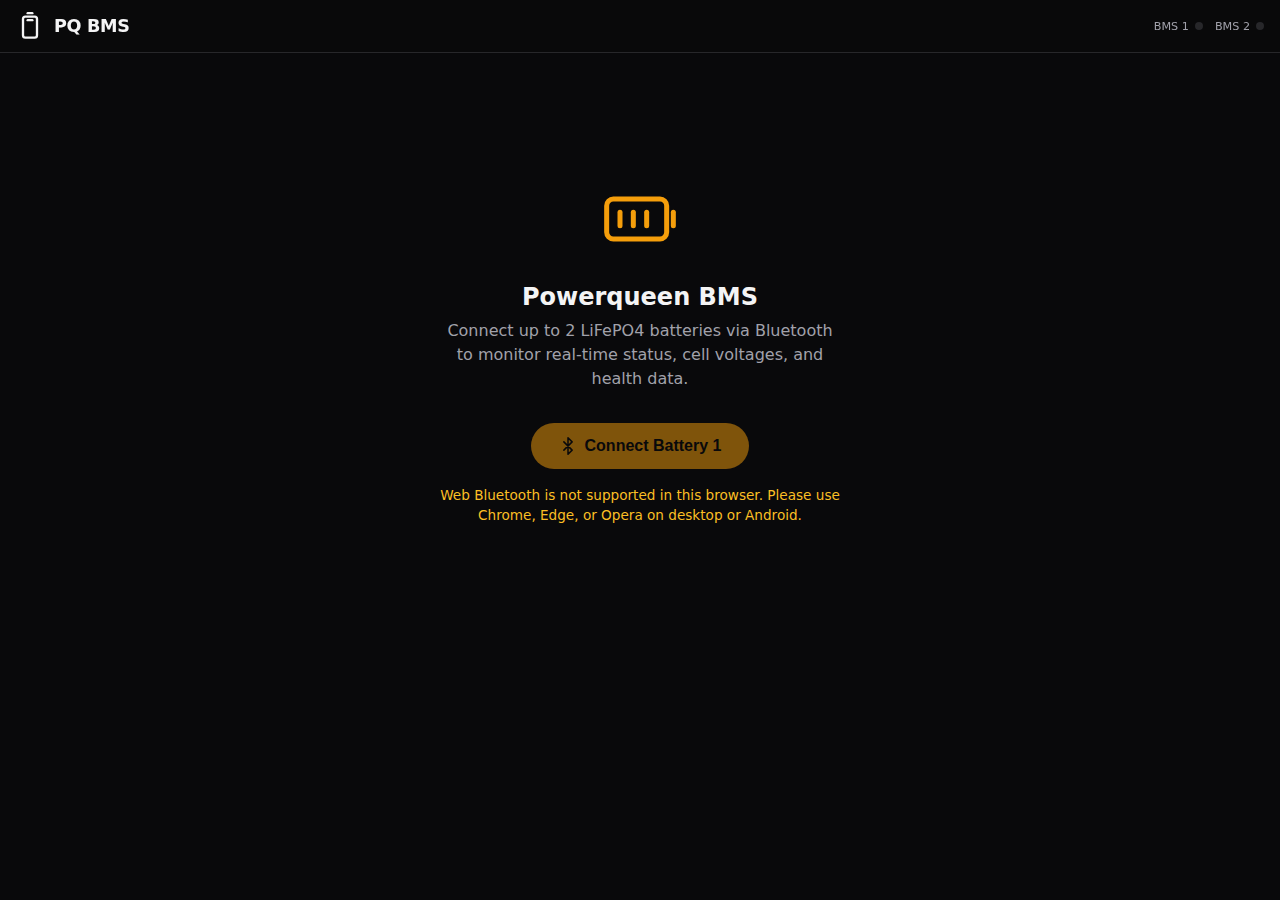
<file: lab-battery-ups/index.html>
<!DOCTYPE html>
<html lang="en">
<head>
  <meta charset="UTF-8">
  <meta name="viewport" content="width=device-width, initial-scale=1.0, user-scalable=no">
  <meta name="theme-color" content="#09090b">
  <meta name="apple-mobile-web-app-capable" content="yes">
  <meta name="apple-mobile-web-app-status-bar-style" content="black-translucent">
  <meta name="apple-mobile-web-app-title" content="PQ BMS">
  <link rel="manifest" href="manifest.json">
  <link rel="icon" type="image/svg+xml" href="icon.svg">
  <link rel="apple-touch-icon" href="icon-192.png">
  <title>Powerqueen BMS Monitor</title>
  <style>
    *, *::before, *::after { box-sizing: border-box; margin: 0; padding: 0; }

    :root {
      --bg: #09090b;
      --surface: #18181b;
      --surface2: #27272a;
      --border: #3f3f46;
      --text: #f4f4f5;
      --text-dim: #a1a1aa;
      --accent: #f59e0b;
      --accent2: #fbbf24;
      --accent-glow: rgba(245, 158, 11, 0.15);
      --accent2-glow: rgba(251, 191, 36, 0.15);
      --green: #4ade80;
      --yellow: #fbbf24;
      --red: #f87171;
      --orange: #fb923c;
      --radius: 12px;
      --safe-bottom: env(safe-area-inset-bottom, 0px);
    }

    /* Custom scrollbar */
    ::-webkit-scrollbar { width: 8px; height: 8px; }
    ::-webkit-scrollbar-track { background: #18181b; }
    ::-webkit-scrollbar-thumb { background: #3f3f46; border-radius: 4px; }
    ::-webkit-scrollbar-thumb:hover { background: #52525b; }

    html { font-size: 16px; }

    body {
      font-family: -apple-system, BlinkMacSystemFont, 'Segoe UI', system-ui, sans-serif;
      background: var(--bg);
      color: var(--text);
      min-height: 100dvh;
      overflow-x: hidden;
      -webkit-font-smoothing: antialiased;
    }

    /* Header */
    .header {
      position: sticky;
      top: 0;
      z-index: 100;
      background: rgba(9, 9, 11, 0.85);
      backdrop-filter: blur(16px);
      -webkit-backdrop-filter: blur(16px);
      border-bottom: 1px solid var(--surface2);
      padding: 12px 16px;
      display: flex;
      align-items: center;
      justify-content: space-between;
    }

    .header-title {
      display: flex;
      align-items: center;
      gap: 10px;
    }

    .header-title svg { width: 28px; height: 28px; }

    .header-title h1 {
      font-size: 1.1rem;
      font-weight: 700;
      letter-spacing: -0.02em;
    }

    .header-dots {
      display: flex;
      align-items: center;
      gap: 12px;
    }

    .header-device {
      display: flex;
      align-items: center;
      gap: 6px;
    }

    .header-device-label {
      font-size: 0.7rem;
      color: var(--text-dim);
    }

    .connection-dot {
      width: 8px; height: 8px;
      border-radius: 50%;
      background: var(--surface2);
      transition: background 0.3s;
    }
    .connection-dot.connected { background: var(--green); }
    .connection-dot.connecting {
      background: var(--yellow);
      animation: pulse 1s infinite;
    }
    .connection-dot.disconnected { background: var(--red); }

    @keyframes pulse {
      0%, 100% { opacity: 1; }
      50% { opacity: 0.4; }
    }

    /* Main */
    .main {
      max-width: 900px;
      margin: 0 auto;
      padding: 16px 16px calc(16px + var(--safe-bottom));
    }

    /* Connect Screen */
    .connect-screen {
      display: flex;
      flex-direction: column;
      align-items: center;
      justify-content: center;
      min-height: 70dvh;
      text-align: center;
      padding: 24px;
    }

    .battery-icon-large {
      width: 80px; height: 80px;
      margin-bottom: 24px;
      color: var(--accent);
      animation: float 3s ease-in-out infinite;
    }

    @keyframes float {
      0%, 100% { transform: translateY(0); }
      50% { transform: translateY(-8px); }
    }

    .connect-screen h2 {
      font-size: 1.5rem;
      font-weight: 700;
      margin-bottom: 8px;
    }

    .connect-screen p {
      color: var(--text-dim);
      margin-bottom: 32px;
      line-height: 1.5;
      max-width: 400px;
    }

    .connect-buttons {
      display: flex;
      gap: 12px;
      flex-wrap: wrap;
      justify-content: center;
    }

    .btn {
      display: inline-flex;
      align-items: center;
      gap: 8px;
      padding: 14px 28px;
      border-radius: 999px;
      border: none;
      font-size: 1rem;
      font-weight: 600;
      cursor: pointer;
      transition: all 0.2s;
      -webkit-tap-highlight-color: transparent;
    }

    .btn-primary {
      background: var(--accent);
      color: var(--bg);
    }
    .btn-primary.accent2 { background: var(--accent2); }
    .btn-primary:hover { filter: brightness(1.1); transform: scale(1.02); }
    .btn-primary:active { transform: scale(0.98); }
    .btn-primary:disabled {
      opacity: 0.5;
      cursor: not-allowed;
      transform: none;
    }

    .btn-outline {
      background: transparent;
      color: var(--accent);
      border: 1.5px solid var(--accent);
    }
    .btn-outline:hover { background: var(--accent-glow); }

    .btn-sm {
      padding: 8px 16px;
      font-size: 0.85rem;
    }

    .btn svg { width: 18px; height: 18px; }

    /* Dashboard */
    .dashboard { display: none; }
    .dashboard.visible { display: block; }

    /* Toolbar */
    .toolbar {
      display: flex;
      gap: 8px;
      margin-bottom: 16px;
      flex-wrap: wrap;
      align-items: center;
    }

    /* Combined Summary Banner */
    .combined-banner {
      background: linear-gradient(135deg, rgba(245,158,11,0.1), rgba(251,191,36,0.1));
      border: 1px solid var(--surface2);
      border-radius: var(--radius);
      padding: 16px;
      margin-bottom: 16px;
      display: none;
    }
    .combined-banner.visible { display: block; }

    .combined-title {
      font-size: 0.75rem;
      text-transform: uppercase;
      letter-spacing: 0.08em;
      color: var(--text-dim);
      margin-bottom: 12px;
      display: flex;
      align-items: center;
      gap: 6px;
    }

    .combined-title svg { width: 14px; height: 14px; }

    .combined-stats {
      display: grid;
      grid-template-columns: repeat(4, 1fr);
      gap: 8px;
    }

    @media (max-width: 480px) {
      .combined-stats { grid-template-columns: repeat(2, 1fr); }
    }

    .combined-stat {
      text-align: center;
    }

    .combined-stat-value {
      font-size: 1.3rem;
      font-weight: 700;
    }

    .combined-stat-label {
      font-size: 0.7rem;
      color: var(--text-dim);
      margin-top: 2px;
    }

    /* Dual Battery Layout */
    .dual-layout {
      display: grid;
      grid-template-columns: 1fr 1fr;
      gap: 12px;
    }

    @media (max-width: 600px) {
      .dual-layout { grid-template-columns: 1fr; }
    }

    .bms-panel {
      min-width: 0;
    }

    .bms-panel-header {
      display: flex;
      align-items: center;
      justify-content: space-between;
      margin-bottom: 12px;
      padding: 0 2px;
    }

    .bms-panel-label {
      display: flex;
      align-items: center;
      gap: 8px;
      font-weight: 700;
      font-size: 0.95rem;
    }

    .bms-color-dot {
      width: 10px; height: 10px;
      border-radius: 50%;
      flex-shrink: 0;
    }

    .bms-panel-name {
      font-size: 0.75rem;
      color: var(--text-dim);
      font-weight: 400;
      margin-left: 4px;
    }

    .bms-panel-actions {
      display: flex;
      gap: 6px;
    }

    .btn-icon {
      width: 32px; height: 32px;
      border-radius: 8px;
      border: 1px solid var(--surface2);
      background: var(--surface);
      color: var(--text-dim);
      display: flex;
      align-items: center;
      justify-content: center;
      cursor: pointer;
      transition: all 0.15s;
      padding: 0;
    }
    .btn-icon:hover { background: var(--surface2); color: var(--text); }
    .btn-icon.danger:hover { background: rgba(248,113,113,0.15); color: var(--red); border-color: var(--red); }
    .btn-icon svg { width: 14px; height: 14px; }

    /* Empty panel (connect prompt) */
    .bms-empty {
      background: var(--surface);
      border: 2px dashed var(--surface2);
      border-radius: var(--radius);
      padding: 40px 20px;
      text-align: center;
      display: flex;
      flex-direction: column;
      align-items: center;
      justify-content: center;
      min-height: 300px;
    }

    .bms-empty svg {
      width: 40px; height: 40px;
      color: var(--surface2);
      margin-bottom: 12px;
    }

    .bms-empty p {
      color: var(--text-dim);
      font-size: 0.85rem;
      margin-bottom: 16px;
    }

    /* SOC Hero (per-panel, smaller) */
    .soc-hero {
      text-align: center;
      padding: 12px 8px 16px;
    }

    .soc-ring-container {
      position: relative;
      width: 140px;
      height: 140px;
      margin: 0 auto 10px;
    }

    .soc-ring {
      width: 100%; height: 100%;
      transform: rotate(-90deg);
    }

    .soc-ring-bg {
      fill: none;
      stroke: var(--surface2);
      stroke-width: 10;
    }

    .soc-ring-fill {
      fill: none;
      stroke: var(--green);
      stroke-width: 10;
      stroke-linecap: round;
      stroke-dasharray: 376.99;
      stroke-dashoffset: 376.99;
      transition: stroke-dashoffset 1s ease, stroke 0.5s;
    }

    .soc-text {
      position: absolute;
      inset: 0;
      display: flex;
      flex-direction: column;
      align-items: center;
      justify-content: center;
    }

    .soc-value {
      font-size: 2.4rem;
      font-weight: 800;
      line-height: 1;
      letter-spacing: -0.04em;
    }

    .soc-unit {
      font-size: 0.85rem;
      color: var(--text-dim);
      font-weight: 500;
    }

    .soc-status {
      display: inline-flex;
      align-items: center;
      gap: 5px;
      padding: 4px 12px;
      border-radius: 999px;
      font-size: 0.78rem;
      font-weight: 600;
      background: var(--surface);
    }

    .soc-status svg { width: 14px; height: 14px; }

    /* Quick Stats Row */
    .quick-stats {
      display: grid;
      grid-template-columns: repeat(3, 1fr);
      gap: 6px;
      margin-bottom: 10px;
    }

    .stat-card {
      background: var(--surface);
      border-radius: var(--radius);
      padding: 10px 8px;
      text-align: center;
    }

    .stat-label {
      font-size: 0.65rem;
      text-transform: uppercase;
      letter-spacing: 0.06em;
      color: var(--text-dim);
      margin-bottom: 2px;
    }

    .stat-value {
      font-size: 1.05rem;
      font-weight: 700;
    }

    .stat-sub {
      font-size: 0.65rem;
      color: var(--text-dim);
      margin-top: 1px;
    }

    /* Section Card */
    .section {
      background: var(--surface);
      border-radius: var(--radius);
      margin-bottom: 8px;
      overflow: hidden;
    }

    .section-header {
      display: flex;
      align-items: center;
      justify-content: space-between;
      padding: 12px 14px;
      cursor: pointer;
      -webkit-tap-highlight-color: transparent;
      user-select: none;
    }

    .section-header:hover { background: rgba(255,255,255,0.03); }

    .section-title {
      display: flex;
      align-items: center;
      gap: 7px;
      font-size: 0.82rem;
      font-weight: 600;
    }

    .section-title svg { width: 16px; height: 16px; color: var(--accent); }

    .section-chevron {
      width: 16px; height: 16px;
      color: var(--text-dim);
      transition: transform 0.3s;
    }

    .section.open .section-chevron { transform: rotate(180deg); }

    .section-body {
      max-height: 0;
      overflow: hidden;
      transition: max-height 0.3s ease;
    }

    .section.open .section-body { max-height: 800px; }

    .section-content { padding: 0 14px 14px; }

    /* Cell Voltage Grid */
    .cell-grid {
      display: grid;
      grid-template-columns: repeat(2, 1fr);
      gap: 6px;
    }

    .cell-item {
      background: var(--bg);
      border-radius: 8px;
      padding: 8px 10px;
    }

    .cell-label {
      font-size: 0.72rem;
      color: var(--text-dim);
    }

    .cell-voltage {
      font-size: 0.88rem;
      font-weight: 700;
      font-variant-numeric: tabular-nums;
    }

    .cell-bar {
      width: 100%;
      height: 3px;
      background: var(--surface2);
      border-radius: 2px;
      margin-top: 4px;
      overflow: hidden;
    }

    .cell-bar-fill {
      height: 100%;
      border-radius: 2px;
      transition: width 0.5s, background 0.5s;
    }

    /* Info Row */
    .info-row {
      display: flex;
      justify-content: space-between;
      align-items: center;
      padding: 8px 0;
      border-bottom: 1px solid rgba(255,255,255,0.05);
    }

    .info-row:last-child { border-bottom: none; }

    .info-label {
      font-size: 0.8rem;
      color: var(--text-dim);
    }

    .info-value {
      font-size: 0.82rem;
      font-weight: 600;
      font-variant-numeric: tabular-nums;
    }

    /* Status badges */
    .badge {
      display: inline-flex;
      align-items: center;
      gap: 4px;
      padding: 2px 8px;
      border-radius: 999px;
      font-size: 0.7rem;
      font-weight: 600;
    }
    .badge-green { background: rgba(74,222,128,0.15); color: var(--green); }
    .badge-yellow { background: rgba(251,191,36,0.15); color: var(--yellow); }
    .badge-red { background: rgba(248,113,113,0.15); color: var(--red); }
    .badge-blue { background: rgba(245,158,11,0.15); color: var(--accent); }

    /* Timestamp */
    .last-update {
      text-align: center;
      font-size: 0.72rem;
      color: var(--text-dim);
      padding: 8px 0 16px;
    }

    /* Error Toast */
    .toast {
      position: fixed;
      bottom: calc(20px + var(--safe-bottom));
      left: 50%;
      transform: translateX(-50%) translateY(100px);
      background: var(--red);
      color: white;
      padding: 12px 20px;
      border-radius: var(--radius);
      font-size: 0.85rem;
      font-weight: 600;
      z-index: 200;
      transition: transform 0.3s;
      max-width: 90vw;
      text-align: center;
    }
    .toast.visible { transform: translateX(-50%) translateY(0); }

    /* Loading spinner */
    .spinner {
      width: 18px; height: 18px;
      border: 2.5px solid rgba(0,0,0,0.2);
      border-top-color: var(--bg);
      border-radius: 50%;
      animation: spin 0.6s linear infinite;
    }
    @keyframes spin { to { transform: rotate(360deg); } }

    /* History chart (full width below panels) */
    .history-section {
      margin-top: 12px;
    }

    .chart-container {
      width: 100%;
      height: 160px;
      margin-top: 8px;
    }

    .chart-container canvas {
      width: 100% !important;
      height: 100% !important;
    }

    .chart-legend {
      display: flex;
      gap: 16px;
      justify-content: center;
      margin-top: 8px;
      flex-wrap: wrap;
    }

    .chart-legend-item {
      display: flex;
      align-items: center;
      gap: 5px;
      font-size: 0.72rem;
      color: var(--text-dim);
    }

    .chart-legend-dot {
      width: 8px; height: 8px;
      border-radius: 50%;
    }

    /* Smooth appearance */
    .fade-in {
      animation: fadeIn 0.4s ease;
    }
    @keyframes fadeIn {
      from { opacity: 0; transform: translateY(8px); }
      to { opacity: 1; transform: translateY(0); }
    }

    @media (max-width: 360px) {
      .soc-ring-container { width: 120px; height: 120px; }
      .soc-value { font-size: 2rem; }
      .quick-stats { grid-template-columns: repeat(2, 1fr); }
    }

    .hidden { display: none !important; }
  </style>
</head>
<body>

  <!-- Header -->
  <header class="header">
    <div class="header-title">
      <svg viewBox="0 0 24 24" fill="none" stroke="currentColor" stroke-width="2" stroke-linecap="round" stroke-linejoin="round">
        <rect x="6" y="4" width="12" height="18" rx="2"/>
        <line x1="10" y1="1" x2="14" y2="1"/>
        <line x1="10" y1="7" x2="14" y2="7"/>
      </svg>
      <h1>PQ BMS</h1>
    </div>
    <div class="header-dots">
      <div class="header-device" id="headerDev0">
        <span class="header-device-label" id="headerLabel0">BMS 1</span>
        <div class="connection-dot" id="headerDot0"></div>
      </div>
      <div class="header-device" id="headerDev1">
        <span class="header-device-label" id="headerLabel1">BMS 2</span>
        <div class="connection-dot" id="headerDot1"></div>
      </div>
    </div>
  </header>

  <!-- Connect Screen (shown when no devices connected) -->
  <div id="connectScreen" class="connect-screen">
    <svg class="battery-icon-large" viewBox="0 0 24 24" fill="none" stroke="currentColor" stroke-width="1.5" stroke-linecap="round" stroke-linejoin="round">
      <rect x="2" y="6" width="18" height="12" rx="2"/>
      <line x1="22" y1="10" x2="22" y2="14"/>
      <line x1="6" y1="10" x2="6" y2="14"/>
      <line x1="10" y1="10" x2="10" y2="14"/>
      <line x1="14" y1="10" x2="14" y2="14"/>
    </svg>
    <h2>Powerqueen BMS</h2>
    <p>Connect up to 2 LiFePO4 batteries via Bluetooth to monitor real-time status, cell voltages, and health data.</p>
    <div class="connect-buttons">
      <button id="btnConnectFirst" class="btn btn-primary" onclick="addBmsDevice(0)">
        <svg viewBox="0 0 24 24" fill="none" stroke="currentColor" stroke-width="2" stroke-linecap="round" stroke-linejoin="round">
          <path d="M6.5 6.5l11 11L12 23V1l5.5 5.5-11 11"/>
        </svg>
        Connect Battery 1
      </button>
    </div>
    <p id="bleWarning" style="display:none; margin-top:16px; color:var(--yellow); font-size:0.85rem;">
      Web Bluetooth is not supported in this browser. Please use Chrome, Edge, or Opera on desktop or Android.
    </p>
  </div>

  <!-- Dashboard -->
  <div id="dashboard" class="dashboard main">

    <!-- Toolbar -->
    <div class="toolbar fade-in">
      <button class="btn btn-outline btn-sm" onclick="refreshAll()">
        <svg viewBox="0 0 24 24" fill="none" stroke="currentColor" stroke-width="2" stroke-linecap="round" stroke-linejoin="round" style="width:14px;height:14px">
          <polyline points="23 4 23 10 17 10"/><polyline points="1 20 1 14 7 14"/>
          <path d="M3.51 9a9 9 0 0114.85-3.36L23 10M1 14l4.64 4.36A9 9 0 0020.49 15"/>
        </svg>
        Refresh All
      </button>
      <button id="btnAutoRefresh" class="btn btn-outline btn-sm" onclick="toggleAutoRefresh()">
        Auto: Off
      </button>
      <button id="btnAddSecond" class="btn btn-outline btn-sm" onclick="addBmsDevice(1)" style="margin-left:auto;">
        <svg viewBox="0 0 24 24" fill="none" stroke="currentColor" stroke-width="2" style="width:14px;height:14px"><line x1="12" y1="5" x2="12" y2="19"/><line x1="5" y1="12" x2="19" y2="12"/></svg>
        Add Battery 2
      </button>
    </div>

    <!-- Combined Summary (visible when 2 connected) -->
    <div id="combinedBanner" class="combined-banner fade-in">
      <div class="combined-title">
        <svg viewBox="0 0 24 24" fill="none" stroke="currentColor" stroke-width="2"><path d="M13 2L3 14h9l-1 8 10-12h-9l1-8z"/></svg>
        Combined System
      </div>
      <div class="combined-stats">
        <div class="combined-stat">
          <div id="combVoltage" class="combined-stat-value">--</div>
          <div class="combined-stat-label">Total Voltage</div>
        </div>
        <div class="combined-stat">
          <div id="combCapacity" class="combined-stat-value">--</div>
          <div class="combined-stat-label">Total Capacity</div>
        </div>
        <div class="combined-stat">
          <div id="combPower" class="combined-stat-value">--</div>
          <div class="combined-stat-label">Total Power</div>
        </div>
        <div class="combined-stat">
          <div id="combEnergy" class="combined-stat-value">--</div>
          <div class="combined-stat-label">Stored Energy</div>
        </div>
      </div>
    </div>

    <!-- Dual Layout -->
    <div class="dual-layout" id="dualLayout">
      <!-- Panel 0 will be generated by JS -->
      <div id="panel0" class="bms-panel"></div>
      <!-- Panel 1 will be generated by JS -->
      <div id="panel1" class="bms-panel"></div>
    </div>

    <!-- Shared History Section -->
    <div class="history-section fade-in">
      <div class="section" id="sectionHistory">
        <div class="section-header" onclick="toggleSection('sectionHistory')">
          <div class="section-title">
            <svg viewBox="0 0 24 24" fill="none" stroke="currentColor" stroke-width="2" stroke-linecap="round" stroke-linejoin="round">
              <polyline points="22 12 18 12 15 21 9 3 6 12 2 12"/>
            </svg>
            Live History
          </div>
          <svg class="section-chevron" viewBox="0 0 24 24" fill="none" stroke="currentColor" stroke-width="2"><polyline points="6 9 12 15 18 9"/></svg>
        </div>
        <div class="section-body"><div class="section-content">
          <div class="chart-container"><canvas id="historyChart"></canvas></div>
          <div class="chart-legend" id="chartLegend"></div>
        </div></div>
      </div>
    </div>

    <div id="lastUpdate" class="last-update"></div>
  </div>

  <!-- Toast -->
  <div id="toast" class="toast"></div>

  <script>
    // ===== BLE Protocol Constants =====
    const SERVICE_UUID = 0xFFE0;
    const CHAR_UUID = '0000ffe1-0000-1000-8000-00805f9b34fb';
    const CMD_GET_VERSION = new Uint8Array([0x00, 0x00, 0x04, 0x01, 0x16, 0x55, 0xAA, 0x1A]);
    const CMD_GET_BATTERY = new Uint8Array([0x00, 0x00, 0x04, 0x01, 0x13, 0x55, 0xAA, 0x17]);

    const MAX_HISTORY = 60;
    const COLORS = ['#f59e0b', '#fbbf24'];       // accent per device
    const COLOR_NAMES = ['var(--accent)', 'var(--accent2)'];
    const LABELS = ['Battery 1', 'Battery 2'];

    // ===== BMS Device Class =====
    class BmsConnection {
      constructor(index) {
        this.index = index;
        this.device = null;
        this.server = null;
        this.characteristic = null;
        this.responseBuffer = new Uint8Array(0);
        this.currentResolve = null;
        this.connected = false;
        this.data = null;       // latest parsed battery data
        this.version = null;    // parsed version info
        this.history = { timestamps: [], soc: [], voltage: [] };
      }

      async connect() {
        this.device = await navigator.bluetooth.requestDevice({
          filters: [{ services: [SERVICE_UUID] }],
          optionalServices: [SERVICE_UUID]
        });

        this.device.addEventListener('gattserverdisconnected', () => this.onDisconnected());

        this.server = await this.device.gatt.connect();
        const service = await this.server.getPrimaryService(SERVICE_UUID);
        this.characteristic = await service.getCharacteristic(CHAR_UUID);

        await this.characteristic.startNotifications();
        this.characteristic.addEventListener('characteristicvaluechanged', (e) => this.onNotification(e));

        this.connected = true;
      }

      onNotification(event) {
        const chunk = new Uint8Array(event.target.value.buffer);
        const combined = new Uint8Array(this.responseBuffer.length + chunk.length);
        combined.set(this.responseBuffer);
        combined.set(chunk, this.responseBuffer.length);
        this.responseBuffer = combined;

        if (this.responseBuffer.length >= 3) {
          const expectedLen = this.responseBuffer[2] + 4;
          if (this.responseBuffer.length >= expectedLen) {
            const packet = this.responseBuffer.slice(0, expectedLen);
            this.responseBuffer = this.responseBuffer.slice(expectedLen);
            if (this.currentResolve) {
              const resolve = this.currentResolve;
              this.currentResolve = null;
              resolve(packet);
            }
          }
        }
      }

      sendCommand(cmd, timeout = 5000) {
        return new Promise(async (resolve, reject) => {
          this.responseBuffer = new Uint8Array(0);

          const timer = setTimeout(() => {
            this.currentResolve = null;
            reject(new Error('Response timeout'));
          }, timeout);

          this.currentResolve = (data) => {
            clearTimeout(timer);
            resolve(data);
          };

          try {
            await this.characteristic.writeValueWithoutResponse(cmd);
          } catch (err) {
            clearTimeout(timer);
            this.currentResolve = null;
            reject(err);
          }
        });
      }

      async fetchAll() {
        // Version
        const versionData = await this.sendCommand(CMD_GET_VERSION);
        if (crcCheck(versionData)) {
          this.version = parseVersionData(versionData);
        }
        await new Promise(r => setTimeout(r, 500));

        // Battery info
        const battData = await this.sendCommand(CMD_GET_BATTERY);
        if (crcCheck(battData)) {
          this.data = parseBatteryData(battData);
          this.pushHistory();
        } else {
          throw new Error('CRC checksum error');
        }
      }

      async refresh() {
        if (!this.characteristic || !this.connected) return;
        const battData = await this.sendCommand(CMD_GET_BATTERY);
        if (crcCheck(battData)) {
          this.data = parseBatteryData(battData);
          this.pushHistory();
        }
      }

      pushHistory() {
        if (!this.data) return;
        const now = new Date().toLocaleTimeString([], { hour: '2-digit', minute: '2-digit', second: '2-digit' });
        this.history.timestamps.push(now);
        this.history.soc.push(this.data.soc);
        this.history.voltage.push(this.data.voltage);
        if (this.history.timestamps.length > MAX_HISTORY) {
          this.history.timestamps.shift();
          this.history.soc.shift();
          this.history.voltage.shift();
        }
      }

      disconnect() {
        if (this.device && this.device.gatt.connected) {
          this.device.gatt.disconnect();
        }
      }

      onDisconnected() {
        this.connected = false;
        this.characteristic = null;
        this.server = null;
        showToast(`${this.device?.name || LABELS[this.index]} disconnected`);
        updateUI();
      }

      get name() {
        return this.device?.name || LABELS[this.index];
      }
    }

    // ===== Global State =====
    const bms = [new BmsConnection(0), new BmsConnection(1)];
    let autoRefreshInterval = null;

    // ===== Init =====
    window.addEventListener('DOMContentLoaded', () => {
      if (!navigator.bluetooth) {
        document.getElementById('bleWarning').style.display = 'block';
        document.getElementById('btnConnectFirst').disabled = true;
      }
      if ('serviceWorker' in navigator) {
        navigator.serviceWorker.register('sw.js').catch(() => {});
      }
      renderEmptyPanels();
    });

    // ===== Connect =====
    async function addBmsDevice(idx) {
      const btn = idx === 0 ? document.getElementById('btnConnectFirst') : document.getElementById('btnAddSecond');
      if (btn) {
        btn.disabled = true;
        btn.innerHTML = '<div class="spinner"></div> Connecting...';
      }
      setHeaderDot(idx, 'connecting');

      try {
        await bms[idx].connect();
        setHeaderDot(idx, 'connected');

        // Show dashboard
        document.getElementById('connectScreen').style.display = 'none';
        document.getElementById('dashboard').classList.add('visible');

        // Update panels
        buildPanelHtml(idx);

        await bms[idx].fetchAll();
        updatePanel(idx);
        updateCombined();
        drawChart();
        updateLastUpdate();

        // If both connected, hide "add second" button
        if (bms[0].connected && bms[1].connected) {
          document.getElementById('btnAddSecond').classList.add('hidden');
        }

      } catch (err) {
        console.error('Connection failed:', err);
        showToast(`BMS ${idx + 1}: ${err.message}`);
        setHeaderDot(idx, '');
        if (btn) {
          btn.disabled = false;
          btn.innerHTML = idx === 0
            ? `<svg viewBox="0 0 24 24" fill="none" stroke="currentColor" stroke-width="2" stroke-linecap="round" stroke-linejoin="round"><path d="M6.5 6.5l11 11L12 23V1l5.5 5.5-11 11"/></svg> Connect Battery 1`
            : `<svg viewBox="0 0 24 24" fill="none" stroke="currentColor" stroke-width="2" style="width:14px;height:14px"><line x1="12" y1="5" x2="12" y2="19"/><line x1="5" y1="12" x2="19" y2="12"/></svg> Add Battery 2`;
        }
        // If neither connected, show connect screen
        if (!bms[0].connected && !bms[1].connected) {
          document.getElementById('connectScreen').style.display = '';
          document.getElementById('dashboard').classList.remove('visible');
        }
      }
    }

    function disconnectDevice(idx) {
      bms[idx].disconnect();
      setHeaderDot(idx, '');
      renderEmptyPanel(idx);

      if (!bms[0].connected && !bms[1].connected) {
        if (autoRefreshInterval) toggleAutoRefresh();
        document.getElementById('connectScreen').style.display = '';
        document.getElementById('dashboard').classList.remove('visible');
        const btn = document.getElementById('btnConnectFirst');
        btn.disabled = false;
        btn.innerHTML = `<svg viewBox="0 0 24 24" fill="none" stroke="currentColor" stroke-width="2" stroke-linecap="round" stroke-linejoin="round"><path d="M6.5 6.5l11 11L12 23V1l5.5 5.5-11 11"/></svg> Connect Battery 1`;
      }

      // Show "add second" if one is still connected
      const btn2 = document.getElementById('btnAddSecond');
      if (bms[0].connected || bms[1].connected) {
        btn2.classList.remove('hidden');
        btn2.disabled = false;
        btn2.innerHTML = `<svg viewBox="0 0 24 24" fill="none" stroke="currentColor" stroke-width="2" style="width:14px;height:14px"><line x1="12" y1="5" x2="12" y2="19"/><line x1="5" y1="12" x2="19" y2="12"/></svg> Add Battery ${idx === 0 ? 1 : 2}`;
        // Reassign the onclick to the disconnected slot
        btn2.onclick = () => addBmsDevice(idx);
      }

      updateCombined();
      drawChart();
    }

    function updateUI() {
      for (let i = 0; i < 2; i++) {
        setHeaderDot(i, bms[i].connected ? 'connected' : '');
        if (!bms[i].connected) renderEmptyPanel(i);
        else updatePanel(i);
      }
      updateCombined();
      drawChart();

      if (!bms[0].connected && !bms[1].connected) {
        if (autoRefreshInterval) toggleAutoRefresh();
        document.getElementById('connectScreen').style.display = '';
        document.getElementById('dashboard').classList.remove('visible');
      }

      const btn2 = document.getElementById('btnAddSecond');
      const disconnectedIdx = !bms[0].connected ? 0 : (!bms[1].connected ? 1 : -1);
      if (disconnectedIdx >= 0 && (bms[0].connected || bms[1].connected)) {
        btn2.classList.remove('hidden');
        btn2.disabled = false;
        btn2.onclick = () => addBmsDevice(disconnectedIdx);
        btn2.innerHTML = `<svg viewBox="0 0 24 24" fill="none" stroke="currentColor" stroke-width="2" style="width:14px;height:14px"><line x1="12" y1="5" x2="12" y2="19"/><line x1="5" y1="12" x2="19" y2="12"/></svg> Add Battery ${disconnectedIdx + 1}`;
      } else {
        btn2.classList.add('hidden');
      }
    }

    // ===== Refresh =====
    async function refreshAll() {
      const promises = [];
      for (let i = 0; i < 2; i++) {
        if (bms[i].connected) {
          promises.push(
            bms[i].refresh()
              .then(() => updatePanel(i))
              .catch(err => showToast(`BMS ${i + 1} refresh failed`))
          );
        }
      }
      if (promises.length === 0) return;
      await Promise.all(promises);
      updateCombined();
      drawChart();
      updateLastUpdate();
    }

    function toggleAutoRefresh() {
      const btn = document.getElementById('btnAutoRefresh');
      if (autoRefreshInterval) {
        clearInterval(autoRefreshInterval);
        autoRefreshInterval = null;
        btn.textContent = 'Auto: Off';
        btn.style.borderColor = '';
        btn.style.color = '';
      } else {
        autoRefreshInterval = setInterval(refreshAll, 5000);
        btn.textContent = 'Auto: 5s';
        btn.style.borderColor = 'var(--green)';
        btn.style.color = 'var(--green)';
      }
    }

    function updateLastUpdate() {
      document.getElementById('lastUpdate').textContent = 'Last updated: ' + new Date().toLocaleTimeString();
    }

    // ===== Header Dots =====
    function setHeaderDot(idx, state) {
      const dot = document.getElementById('headerDot' + idx);
      const label = document.getElementById('headerLabel' + idx);
      dot.className = 'connection-dot';
      if (state === 'connected') {
        dot.classList.add('connected');
        label.textContent = bms[idx].name;
      } else if (state === 'connecting') {
        dot.classList.add('connecting');
        label.textContent = 'Connecting...';
      } else {
        label.textContent = LABELS[idx];
      }
    }

    // ===== Panel HTML Generation =====
    const SVG = {
      cells: '<svg viewBox="0 0 24 24" fill="none" stroke="currentColor" stroke-width="2" stroke-linecap="round" stroke-linejoin="round"><rect x="1" y="6" width="5" height="12" rx="1"/><rect x="10" y="6" width="5" height="12" rx="1"/><rect x="19" y="6" width="5" height="12" rx="1"/></svg>',
      temp: '<svg viewBox="0 0 24 24" fill="none" stroke="currentColor" stroke-width="2" stroke-linecap="round" stroke-linejoin="round"><path d="M14 14.76V3.5a2.5 2.5 0 00-5 0v11.26a4.5 4.5 0 105 0z"/></svg>',
      shield: '<svg viewBox="0 0 24 24" fill="none" stroke="currentColor" stroke-width="2" stroke-linecap="round" stroke-linejoin="round"><path d="M12 22s8-4 8-10V5l-8-3-8 3v7c0 6 8 10 8 10z"/></svg>',
      gear: '<svg viewBox="0 0 24 24" fill="none" stroke="currentColor" stroke-width="2" stroke-linecap="round" stroke-linejoin="round"><circle cx="12" cy="12" r="3"/><path d="M19.4 15a1.65 1.65 0 00.33 1.82l.06.06a2 2 0 010 2.83 2 2 0 01-2.83 0l-.06-.06a1.65 1.65 0 00-1.82-.33 1.65 1.65 0 00-1 1.51V21a2 2 0 01-4 0v-.09A1.65 1.65 0 009 19.4a1.65 1.65 0 00-1.82.33l-.06.06a2 2 0 01-2.83 0 2 2 0 010-2.83l.06-.06A1.65 1.65 0 004.68 15a1.65 1.65 0 00-1.51-1H3a2 2 0 010-4h.09A1.65 1.65 0 004.6 9a1.65 1.65 0 00-.33-1.82l-.06-.06a2 2 0 012.83-2.83l.06.06A1.65 1.65 0 009 4.68a1.65 1.65 0 001-1.51V3a2 2 0 014 0v.09a1.65 1.65 0 001 1.51 1.65 1.65 0 001.82-.33l.06-.06a2 2 0 012.83 2.83l-.06.06A1.65 1.65 0 0019.4 9a1.65 1.65 0 001.51 1H21a2 2 0 010 4h-.09a1.65 1.65 0 00-1.51 1z"/></svg>',
      chevron: '<svg class="section-chevron" viewBox="0 0 24 24" fill="none" stroke="currentColor" stroke-width="2"><polyline points="6 9 12 15 18 9"/></svg>',
      refresh: '<svg viewBox="0 0 24 24" fill="none" stroke="currentColor" stroke-width="2" stroke-linecap="round" stroke-linejoin="round"><polyline points="23 4 23 10 17 10"/><polyline points="1 20 1 14 7 14"/><path d="M3.51 9a9 9 0 0114.85-3.36L23 10M1 14l4.64 4.36A9 9 0 0020.49 15"/></svg>',
      x: '<svg viewBox="0 0 24 24" fill="none" stroke="currentColor" stroke-width="2" stroke-linecap="round" stroke-linejoin="round"><line x1="18" y1="6" x2="6" y2="18"/><line x1="6" y1="6" x2="18" y2="18"/></svg>',
      bt: '<svg viewBox="0 0 24 24" fill="none" stroke="currentColor" stroke-width="2" stroke-linecap="round" stroke-linejoin="round"><path d="M6.5 6.5l11 11L12 23V1l5.5 5.5-11 11"/></svg>',
      plus: '<svg viewBox="0 0 24 24" fill="none" stroke="currentColor" stroke-width="2"><line x1="12" y1="5" x2="12" y2="19"/><line x1="5" y1="12" x2="19" y2="12"/></svg>',
    };

    function buildPanelHtml(idx) {
      const P = `p${idx}`;
      const color = COLORS[idx];
      const circumference = 2 * Math.PI * 60; // r=60 for 140px ring
      document.getElementById('panel' + idx).innerHTML = `
        <div class="bms-panel-header">
          <div class="bms-panel-label">
            <div class="bms-color-dot" style="background:${color}"></div>
            ${LABELS[idx]}
            <span class="bms-panel-name" id="${P}_name"></span>
          </div>
          <div class="bms-panel-actions">
            <button class="btn-icon" onclick="refreshDevice(${idx})" title="Refresh">${SVG.refresh}</button>
            <button class="btn-icon danger" onclick="disconnectDevice(${idx})" title="Disconnect">${SVG.x}</button>
          </div>
        </div>

        <!-- SOC -->
        <div class="soc-hero">
          <div class="soc-ring-container">
            <svg class="soc-ring" viewBox="0 0 140 140">
              <circle class="soc-ring-bg" cx="70" cy="70" r="60"/>
              <circle id="${P}_socRing" class="soc-ring-fill" cx="70" cy="70" r="60" style="stroke-dasharray:${circumference};stroke-dashoffset:${circumference}"/>
            </svg>
            <div class="soc-text">
              <span id="${P}_socVal" class="soc-value">--</span>
              <span class="soc-unit">%</span>
            </div>
          </div>
          <div id="${P}_socStatus" class="soc-status">Waiting...</div>
        </div>

        <!-- Stats -->
        <div class="quick-stats">
          <div class="stat-card"><div class="stat-label">Voltage</div><div id="${P}_volt" class="stat-value">--</div><div class="stat-sub">V</div></div>
          <div class="stat-card"><div class="stat-label">Current</div><div id="${P}_curr" class="stat-value">--</div><div class="stat-sub">A</div></div>
          <div class="stat-card"><div class="stat-label">Power</div><div id="${P}_pow" class="stat-value">--</div><div class="stat-sub">W</div></div>
        </div>
        <div class="quick-stats" style="grid-template-columns: repeat(2,1fr);">
          <div class="stat-card"><div class="stat-label">Remaining</div><div id="${P}_remAh" class="stat-value">--</div><div class="stat-sub">Ah</div></div>
          <div class="stat-card"><div class="stat-label">Capacity</div><div id="${P}_facAh" class="stat-value">--</div><div class="stat-sub">Ah</div></div>
        </div>

        <!-- Cells -->
        <div class="section open" id="${P}_secCells">
          <div class="section-header" onclick="toggleSection('${P}_secCells')">
            <div class="section-title">${SVG.cells} Cells</div>
            ${SVG.chevron}
          </div>
          <div class="section-body"><div class="section-content">
            <div id="${P}_cellGrid" class="cell-grid"></div>
            <div style="margin-top:8px;">
              <div class="info-row"><span class="info-label">Delta</span><span id="${P}_delta" class="info-value">--</span></div>
              <div class="info-row"><span class="info-label">Balance</span><span id="${P}_balance" class="info-value">--</span></div>
            </div>
          </div></div>
        </div>

        <!-- Temps -->
        <div class="section open" id="${P}_secTemp">
          <div class="section-header" onclick="toggleSection('${P}_secTemp')">
            <div class="section-title">${SVG.temp} Temperature</div>
            ${SVG.chevron}
          </div>
          <div class="section-body"><div class="section-content">
            <div class="info-row"><span class="info-label">Cell</span><span id="${P}_cellT" class="info-value">--</span></div>
            <div class="info-row"><span class="info-label">MOSFET</span><span id="${P}_mosT" class="info-value">--</span></div>
            <div class="info-row"><span class="info-label">Heating</span><span id="${P}_heat" class="info-value">--</span></div>
          </div></div>
        </div>

        <!-- Health -->
        <div class="section" id="${P}_secHealth">
          <div class="section-header" onclick="toggleSection('${P}_secHealth')">
            <div class="section-title">${SVG.shield} Health</div>
            ${SVG.chevron}
          </div>
          <div class="section-body"><div class="section-content">
            <div class="info-row"><span class="info-label">SOH</span><span id="${P}_soh" class="info-value">--</span></div>
            <div class="info-row"><span class="info-label">Protection</span><span id="${P}_protect" class="info-value">--</span></div>
            <div class="info-row"><span class="info-label">Cell Status</span><span id="${P}_cellSt" class="info-value">--</span></div>
            <div class="info-row"><span class="info-label">Disch. Switch</span><span id="${P}_dSw" class="info-value">--</span></div>
            <div class="info-row"><span class="info-label">Cycles</span><span id="${P}_cycles" class="info-value">--</span></div>
            <div class="info-row"><span class="info-label">Total Disch.</span><span id="${P}_dAh" class="info-value">--</span></div>
          </div></div>
        </div>

        <!-- Device -->
        <div class="section" id="${P}_secDev">
          <div class="section-header" onclick="toggleSection('${P}_secDev')">
            <div class="section-title">${SVG.gear} Device</div>
            ${SVG.chevron}
          </div>
          <div class="section-body"><div class="section-content">
            <div class="info-row"><span class="info-label">Name</span><span id="${P}_devName" class="info-value">--</span></div>
            <div class="info-row"><span class="info-label">Firmware</span><span id="${P}_fw" class="info-value">--</span></div>
            <div class="info-row"><span class="info-label">Hardware</span><span id="${P}_hw" class="info-value">--</span></div>
            <div class="info-row"><span class="info-label">Mfg Date</span><span id="${P}_mfg" class="info-value">--</span></div>
          </div></div>
        </div>
      `;
    }

    function renderEmptyPanel(idx) {
      const color = COLORS[idx];
      document.getElementById('panel' + idx).innerHTML = `
        <div class="bms-empty">
          <svg viewBox="0 0 24 24" fill="none" stroke="currentColor" stroke-width="1.5" stroke-linecap="round" stroke-linejoin="round">
            <rect x="2" y="6" width="18" height="12" rx="2"/>
            <line x1="22" y1="10" x2="22" y2="14"/>
          </svg>
          <p>${LABELS[idx]} — not connected</p>
          <button class="btn btn-primary btn-sm ${idx === 1 ? 'accent2' : ''}" onclick="addBmsDevice(${idx})">
            ${SVG.bt}
            Connect
          </button>
        </div>
      `;
    }

    function renderEmptyPanels() {
      renderEmptyPanel(0);
      renderEmptyPanel(1);
    }

    // ===== Update Panel UI =====
    function updatePanel(idx) {
      const d = bms[idx].data;
      const v = bms[idx].version;
      if (!d) return;
      const P = `p${idx}`;

      // Name
      const nameEl = document.getElementById(P + '_name');
      if (nameEl) nameEl.textContent = bms[idx].name;

      // SOC ring
      const circumference = 2 * Math.PI * 60;
      const offset = circumference * (1 - d.soc / 100);
      const ring = document.getElementById(P + '_socRing');
      ring.style.strokeDashoffset = offset;
      ring.style.stroke = d.soc > 20 ? (d.soc > 50 ? 'var(--green)' : 'var(--yellow)') : 'var(--red)';

      document.getElementById(P + '_socVal').textContent = d.soc;

      // Status
      const statusEl = document.getElementById(P + '_socStatus');
      statusEl.innerHTML = d.statusIcon + ' ' + d.status;
      statusEl.style.color = d.statusColor;

      // Stats
      document.getElementById(P + '_volt').textContent = d.voltage.toFixed(2);
      document.getElementById(P + '_curr').textContent = d.current.toFixed(2);
      document.getElementById(P + '_pow').textContent = Math.abs(d.power).toFixed(1);
      document.getElementById(P + '_remAh').textContent = d.remainAh.toFixed(1);
      document.getElementById(P + '_facAh').textContent = d.factoryAh.toFixed(1);

      // Cells
      const cellGrid = document.getElementById(P + '_cellGrid');
      const cellKeys = Object.keys(d.cells).sort((a, b) => a - b);
      const voltages = cellKeys.map(k => d.cells[k]);
      const minV = Math.min(...voltages);
      const maxV = Math.max(...voltages);

      cellGrid.innerHTML = cellKeys.map(k => {
        const cv = d.cells[k];
        const pct = Math.max(0, Math.min(100, ((cv - 2.5) / (3.65 - 2.5)) * 100));
        let barColor = 'var(--green)';
        if (cv < 3.0) barColor = 'var(--red)';
        else if (cv < 3.2) barColor = 'var(--yellow)';
        return `<div class="cell-item"><div style="flex:1">
          <div style="display:flex;justify-content:space-between">
            <span class="cell-label">Cell ${k}</span>
            <span class="cell-voltage" style="color:${barColor}">${cv.toFixed(3)}V</span>
          </div>
          <div class="cell-bar"><div class="cell-bar-fill" style="width:${pct}%;background:${barColor}"></div></div>
        </div></div>`;
      }).join('');

      const delta = maxV - minV;
      document.getElementById(P + '_delta').innerHTML =
        `${(delta * 1000).toFixed(0)} mV <span class="badge ${delta < 0.02 ? 'badge-green' : delta < 0.05 ? 'badge-yellow' : 'badge-red'}">${delta < 0.02 ? 'Good' : delta < 0.05 ? 'Fair' : 'High'}</span>`;

      document.getElementById(P + '_balance').innerHTML = d.equilibrium > 0
        ? '<span class="badge badge-blue">Balancing</span>'
        : '<span class="badge badge-green">Balanced</span>';

      // Temps
      document.getElementById(P + '_cellT').textContent = d.cellTemp + '\u00B0C';
      document.getElementById(P + '_mosT').textContent = d.mosTemp + '\u00B0C';
      document.getElementById(P + '_heat').innerHTML = d.heatActive
        ? '<span class="badge badge-yellow">Active</span>'
        : '<span class="badge badge-green">Off</span>';

      // Health
      document.getElementById(P + '_soh').textContent = d.soh + '%';
      document.getElementById(P + '_protect').innerHTML = `<span class="badge ${d.protectBadge}">${d.protectText}</span>`;
      document.getElementById(P + '_cellSt').innerHTML = `<span class="badge ${d.cellStatusBadge}">${d.cellStatusText}</span>`;
      document.getElementById(P + '_dSw').innerHTML = d.dischargeSwitchOn
        ? '<span class="badge badge-green">On</span>'
        : '<span class="badge badge-red">Off</span>';
      document.getElementById(P + '_cycles').textContent = d.dischargeCount.toLocaleString();
      document.getElementById(P + '_dAh').textContent = d.dischargeAhCount.toLocaleString() + ' Ah';

      // Device
      document.getElementById(P + '_devName').textContent = bms[idx].name;
      if (v) {
        document.getElementById(P + '_fw').textContent = v.firmware;
        document.getElementById(P + '_hw').textContent = v.hardware || '--';
        document.getElementById(P + '_mfg').textContent = v.mfgDate;
      }
    }

    // ===== Combined Stats =====
    function updateCombined() {
      const both = bms[0].connected && bms[0].data && bms[1].connected && bms[1].data;
      const banner = document.getElementById('combinedBanner');
      banner.classList.toggle('visible', both);
      if (!both) return;

      const d0 = bms[0].data, d1 = bms[1].data;

      // Total voltage (assumes series connection, but show sum regardless)
      const totalV = d0.voltage + d1.voltage;
      document.getElementById('combVoltage').textContent = totalV.toFixed(2) + ' V';

      // Total capacity (parallel = sum Ah)
      const totalAh = d0.remainAh + d1.remainAh;
      const totalFac = d0.factoryAh + d1.factoryAh;
      document.getElementById('combCapacity').textContent = totalAh.toFixed(1) + ' / ' + totalFac.toFixed(0) + ' Ah';

      // Total power
      const totalP = Math.abs(d0.power) + Math.abs(d1.power);
      document.getElementById('combPower').textContent = totalP.toFixed(1) + ' W';

      // Stored energy (Wh)
      const wh0 = d0.voltage * d0.remainAh;
      const wh1 = d1.voltage * d1.remainAh;
      document.getElementById('combEnergy').textContent = (wh0 + wh1).toFixed(0) + ' Wh';
    }

    // ===== Refresh Single Device =====
    async function refreshDevice(idx) {
      if (!bms[idx].connected) return;
      try {
        await bms[idx].refresh();
        updatePanel(idx);
        updateCombined();
        drawChart();
        updateLastUpdate();
      } catch (err) {
        showToast(`BMS ${idx + 1}: ${err.message}`);
      }
    }

    // ===== Parsers (pure functions) =====
    function readUint16Rev(data, offset) {
      return (data[offset + 1] << 8) | data[offset];
    }
    function readInt16Rev(data, offset) {
      const val = readUint16Rev(data, offset);
      return val > 0x7FFF ? val - 0x10000 : val;
    }
    function readUint32Rev(data, offset) {
      return ((data[offset + 3] << 24) | (data[offset + 2] << 16) | (data[offset + 1] << 8) | data[offset]) >>> 0;
    }
    function readInt32Rev(data, offset) {
      const val = readUint32Rev(data, offset);
      return val > 0x7FFFFFFF ? val - 0x100000000 : val;
    }
    function crcCheck(data) {
      let sum = 0;
      for (let i = 0; i < data.length - 1; i++) sum += data[i];
      return (sum & 0xFF) === data[data.length - 1];
    }

    function parseVersionData(data) {
      const s = 8;
      const major = readUint16Rev(data, s);
      const minor = readUint16Rev(data, s + 2);
      const patch = readUint16Rev(data, s + 4);
      const year = readUint16Rev(data, s + 6);
      const month = data[s + 8];
      const day = data[s + 9];
      let hw = '';
      for (let i = s + 10; i < data.length - 1; i += 2) {
        if (data[i] >= 32 && data[i] <= 126) hw += String.fromCharCode(data[i]);
      }
      return {
        firmware: `${major}.${minor}.${patch}`,
        mfgDate: `${year}-${String(month).padStart(2, '0')}-${String(day).padStart(2, '0')}`,
        hardware: hw
      };
    }

    function parseBatteryData(data) {
      const voltage_mV = readUint32Rev(data, 12);
      const voltage = voltage_mV / 1000;

      const cells = {};
      for (let i = 0; i < 16; i++) {
        const cv = readUint16Rev(data, 16 + i * 2);
        if (cv > 0) cells[i + 1] = cv / 1000;
      }

      const current_mA = readInt32Rev(data, 48);
      const current = Math.round(current_mA / 10) / 100;
      const power = Math.round((voltage_mV * current_mA) / 10000) / 100;

      const cellTemp = readInt16Rev(data, 52);
      const mosTemp = readInt16Rev(data, 54);

      const remainAh = Math.round(readUint16Rev(data, 62) / 100 * 100) / 100;
      const factoryAh = Math.round(readUint16Rev(data, 64) / 100 * 100) / 100;

      const heatHex = Array.from(data.slice(68, 72)).reverse().map(b => b.toString(16).padStart(2, '0')).join('');
      const protectHex = Array.from(data.slice(76, 80)).reverse().map(b => b.toString(16).padStart(2, '0')).join('');
      const failureState = Array.from(data.slice(80, 84)).reverse();
      const equilibrium = readUint32Rev(data, 84);
      const dischargeSwitchOn = parseInt(heatHex[6], 16) < 8;
      const heatActive = parseInt(heatHex[7], 16) === 2;

      const batteryState = readUint16Rev(data, 88);
      const soc = readUint16Rev(data, 90);
      const soh = readUint32Rev(data, 92);
      const dischargeCount = readUint32Rev(data, 96);
      const dischargeAhCount = readUint32Rev(data, 100);

      let status, statusColor, statusIcon;
      if (soc >= 100 || batteryState === 4) {
        status = 'Full';
        statusColor = 'var(--green)';
        statusIcon = '<svg viewBox="0 0 24 24" fill="none" stroke="currentColor" stroke-width="2"><path d="M22 11.08V12a10 10 0 11-5.93-9.14"/><polyline points="22 4 12 14.01 9 11.01"/></svg>';
      } else if (current > 0) {
        status = 'Charging';
        statusColor = 'var(--accent)';
        statusIcon = '<svg viewBox="0 0 24 24" fill="none" stroke="currentColor" stroke-width="2"><polygon points="13 2 3 14 12 14 11 22 21 10 12 10 13 2"/></svg>';
      } else if (current < 0) {
        status = 'Discharging';
        statusColor = 'var(--orange)';
        statusIcon = '<svg viewBox="0 0 24 24" fill="none" stroke="currentColor" stroke-width="2"><polyline points="1 12 5 12 9 3 15 21 19 12 23 12"/></svg>';
      } else {
        status = 'Standby';
        statusColor = 'var(--text-dim)';
        statusIcon = '<svg viewBox="0 0 24 24" fill="none" stroke="currentColor" stroke-width="2"><circle cx="12" cy="12" r="10"/></svg>';
      }

      let cellStatusText = 'OK', cellStatusBadge = 'badge-green';
      if (failureState[0] > 0 || failureState[1] > 0) {
        cellStatusText = 'Fault'; cellStatusBadge = 'badge-red';
      }

      let protectText = 'Normal', protectBadge = 'badge-green';
      if (protectHex !== '00000000') {
        protectText = '0x' + protectHex; protectBadge = 'badge-yellow';
      }

      return {
        voltage, current, power, cells, cellTemp, mosTemp,
        remainAh, factoryAh, heatActive, dischargeSwitchOn,
        equilibrium, soc, soh, dischargeCount, dischargeAhCount,
        status, statusColor, statusIcon,
        cellStatusText, cellStatusBadge, protectText, protectBadge
      };
    }

    // ===== Chart =====
    function drawChart() {
      const canvas = document.getElementById('historyChart');
      const ctx = canvas.getContext('2d');
      const dpr = window.devicePixelRatio || 1;
      const rect = canvas.parentElement.getBoundingClientRect();
      canvas.width = rect.width * dpr;
      canvas.height = rect.height * dpr;
      ctx.scale(dpr, dpr);
      const W = rect.width;
      const H = rect.height;
      ctx.clearRect(0, 0, W, H);

      const padL = 8, padR = 8, padT = 20, padB = 8;
      const plotW = W - padL - padR;
      const plotH = H - padT - padB;

      // Build legend
      const legendEl = document.getElementById('chartLegend');
      let legendHtml = '';

      // Draw series for each connected device
      let labelX = padL;
      for (let i = 0; i < 2; i++) {
        const h = bms[i].history;
        if (h.soc.length < 2) continue;

        const color = COLORS[i];
        const dashed = false;

        // SOC line (solid)
        drawLine(ctx, h.soc, 0, 100, padL, padT, plotW, plotH, color, 2, false);
        // Voltage line (dashed)
        const vMin = Math.min(...h.voltage) - 0.5;
        const vMax = Math.max(...h.voltage) + 0.5;
        drawLine(ctx, h.voltage, vMin, vMax, padL, padT, plotW, plotH, color, 1.5, true);

        // Labels
        const lastSoc = h.soc[h.soc.length - 1];
        const lastV = h.voltage[h.voltage.length - 1];
        ctx.fillStyle = color;
        ctx.font = 'bold 11px -apple-system, sans-serif';
        ctx.fillText(`#${i + 1} ${lastSoc}% / ${lastV.toFixed(1)}V`, labelX, 14);
        labelX += ctx.measureText(`#${i + 1} ${lastSoc}% / ${lastV.toFixed(1)}V`).width + 20;

        legendHtml += `<div class="chart-legend-item"><div class="chart-legend-dot" style="background:${color}"></div>BMS ${i + 1} SOC (solid) / V (dashed)</div>`;
      }

      legendEl.innerHTML = legendHtml;
    }

    function drawLine(ctx, data, min, max, padL, padT, plotW, plotH, color, lineWidth, dashed) {
      ctx.beginPath();
      ctx.strokeStyle = color;
      ctx.lineWidth = lineWidth;
      ctx.lineJoin = 'round';
      if (dashed) ctx.setLineDash([6, 3]);
      else ctx.setLineDash([]);

      data.forEach((val, i) => {
        const x = padL + (i / (data.length - 1)) * plotW;
        const y = padT + plotH - ((val - min) / (max - min)) * plotH;
        if (i === 0) ctx.moveTo(x, y);
        else ctx.lineTo(x, y);
      });
      ctx.stroke();
      ctx.setLineDash([]);
    }

    // ===== UI Helpers =====
    function toggleSection(id) {
      document.getElementById(id).classList.toggle('open');
    }

    function showToast(msg) {
      const t = document.getElementById('toast');
      t.textContent = msg;
      t.classList.add('visible');
      setTimeout(() => t.classList.remove('visible'), 3500);
    }

    window.addEventListener('resize', drawChart);
  </script>
</body>
</html>
</file>
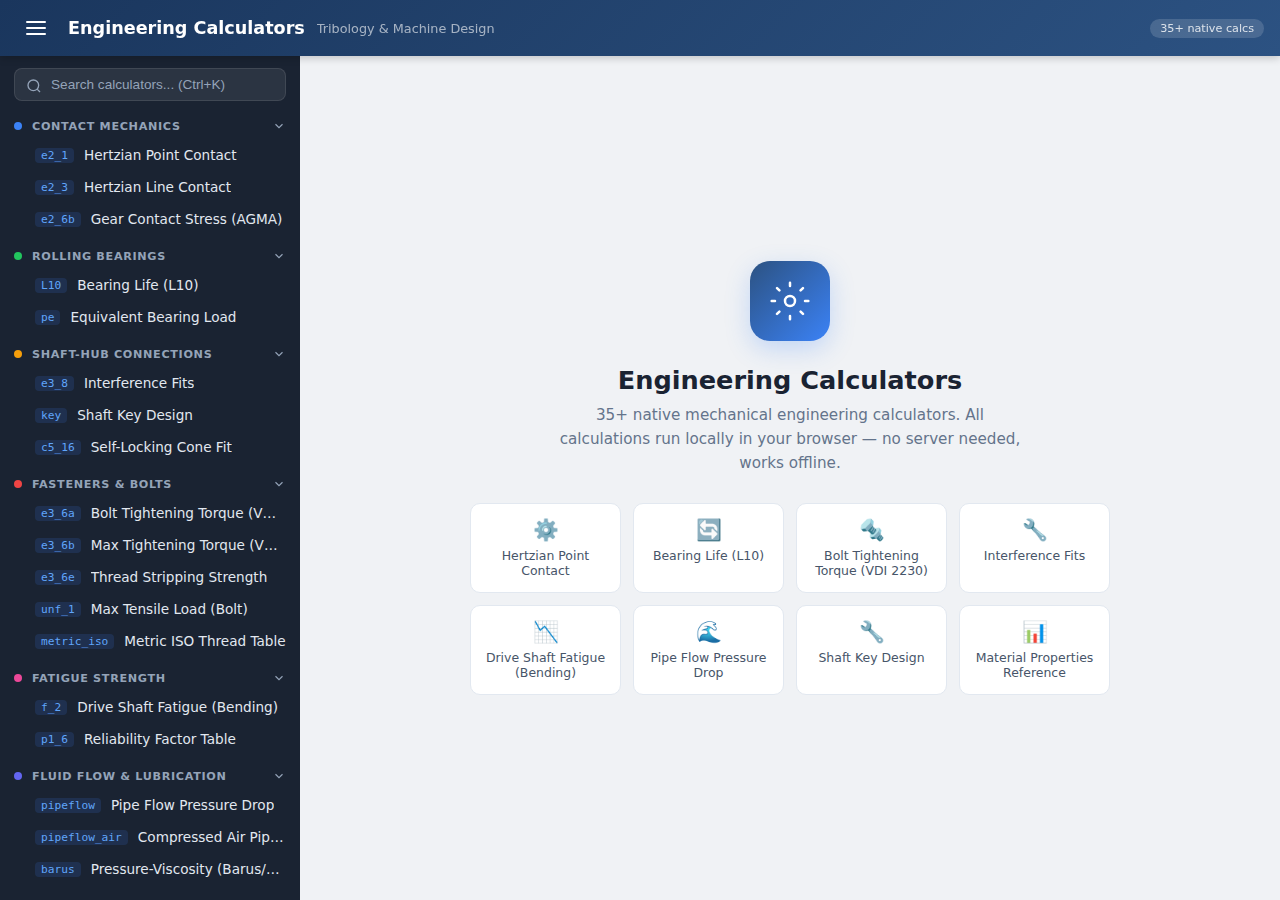
<file: werktuigbouw-pwa/index.html>
<!DOCTYPE html>
<html lang="en">
<head>
<meta charset="UTF-8">
<meta name="viewport" content="width=device-width, initial-scale=1.0, user-scalable=no">
<meta name="theme-color" content="#1a365d">
<meta name="apple-mobile-web-app-capable" content="yes">
<meta name="apple-mobile-web-app-status-bar-style" content="black-translucent">
<meta name="apple-mobile-web-app-title" content="EngCalc">
<meta name="description" content="35+ native engineering calculators for mechanical design, tribology, bearings, fatigue, and more.">
<link rel="manifest" href="manifest.json">
<link rel="icon" type="image/svg+xml" href="icons/icon.svg">
<link rel="apple-touch-icon" href="icons/icon-192.png">
<title>Engineering Calculators PWA</title>
<style>
:root {
  --sidebar-w: 300px;
  --header-h: 56px;
  --bg: #f0f2f5;
  --sidebar-bg: #1a2332;
  --sidebar-hover: #243044;
  --sidebar-active: #2c5282;
  --accent: #3b82f6;
  --accent-light: #60a5fa;
  --text: #e2e8f0;
  --text-muted: #94a3b8;
  --card-bg: #fff;
  --card-border: #e2e8f0;
  --input-bg: #f8fafc;
  --input-border: #cbd5e1;
  --output-bg: #f0fdf4;
  --output-border: #86efac;
  --cat-contact: #3b82f6;
  --cat-bearing-roll: #22c55e;
  --cat-bearing-hydro: #06b6d4;
  --cat-bearing-air: #8b5cf6;
  --cat-shaft: #f59e0b;
  --cat-fastener: #ef4444;
  --cat-fatigue: #ec4899;
  --cat-fluid: #6366f1;
  --cat-dynamics: #14b8a6;
  --cat-power: #f97316;
  --cat-material: #a855f7;
}
* { margin: 0; padding: 0; box-sizing: border-box; }
body { font-family: -apple-system, BlinkMacSystemFont, 'Segoe UI', system-ui, sans-serif; background: var(--bg); overflow: hidden; height: 100vh; width: 100vw; }

/* HEADER */
.header { position: fixed; top: 0; left: 0; right: 0; height: var(--header-h); background: linear-gradient(135deg, #1a365d, #2c5282); display: flex; align-items: center; padding: 0 16px; z-index: 100; box-shadow: 0 2px 8px rgba(0,0,0,0.2); }
.menu-btn { width: 40px; height: 40px; background: none; border: none; color: white; cursor: pointer; display: flex; align-items: center; justify-content: center; border-radius: 8px; transition: background .15s; flex-shrink: 0; }
.menu-btn:hover { background: rgba(255,255,255,.1); }
.menu-btn svg { width: 24px; height: 24px; }
.header-title { color: white; font-size: 1.1rem; font-weight: 600; margin-left: 12px; white-space: nowrap; overflow: hidden; text-overflow: ellipsis; }
.header-subtitle { color: rgba(255,255,255,.6); font-size: .8rem; margin-left: 12px; white-space: nowrap; overflow: hidden; text-overflow: ellipsis; }
.header-right { margin-left: auto; display: flex; align-items: center; gap: 8px; }
.header-badge { background: rgba(255,255,255,.15); color: rgba(255,255,255,.8); font-size: .7rem; padding: 3px 10px; border-radius: 12px; white-space: nowrap; }

/* SIDEBAR */
.sidebar { position: fixed; top: var(--header-h); left: 0; bottom: 0; width: var(--sidebar-w); background: var(--sidebar-bg); overflow-y: auto; overflow-x: hidden; z-index: 90; transition: transform .25s cubic-bezier(.4,0,.2,1); scrollbar-width: thin; scrollbar-color: #475569 transparent; }
.sidebar::-webkit-scrollbar { width: 6px; }
.sidebar::-webkit-scrollbar-thumb { background: #475569; border-radius: 3px; }
.sidebar.collapsed { transform: translateX(-100%); }
.sidebar-search { padding: 12px 14px 8px; position: sticky; top: 0; background: var(--sidebar-bg); z-index: 5; }
.sidebar-search input { width: 100%; padding: 8px 12px 8px 36px; background: rgba(255,255,255,.08); border: 1px solid rgba(255,255,255,.1); border-radius: 8px; color: var(--text); font-size: .85rem; outline: none; transition: border-color .15s; }
.sidebar-search input::placeholder { color: var(--text-muted); }
.sidebar-search input:focus { border-color: var(--accent); background: rgba(255,255,255,.12); }
.search-icon { position: absolute; left: 26px; top: 22px; width: 16px; height: 16px; color: var(--text-muted); pointer-events: none; }
.cat-group { margin-bottom: 4px; }
.cat-header { display: flex; align-items: center; gap: 10px; padding: 10px 14px 6px; cursor: pointer; user-select: none; }
.cat-dot { width: 8px; height: 8px; border-radius: 50%; flex-shrink: 0; }
.cat-label { font-size: .7rem; font-weight: 700; letter-spacing: .06em; text-transform: uppercase; color: var(--text-muted); }
.cat-toggle { margin-left: auto; color: var(--text-muted); transition: transform .2s; width: 14px; height: 14px; }
.cat-header.collapsed .cat-toggle { transform: rotate(-90deg); }
.cat-items { overflow: hidden; }
.cat-header.collapsed + .cat-items { display: none; }
.nav-item { display: flex; align-items: center; gap: 10px; padding: 8px 14px 8px 32px; cursor: pointer; color: var(--text); font-size: .85rem; transition: background .12s; border-left: 3px solid transparent; text-decoration: none; }
.nav-item:hover { background: var(--sidebar-hover); }
.nav-item.active { background: var(--sidebar-active); border-left-color: var(--accent-light); color: white; }
.nav-code { font-family: 'SF Mono','Fira Code',monospace; font-size: .7rem; color: var(--accent-light); background: rgba(59,130,246,.15); padding: 1px 6px; border-radius: 4px; flex-shrink: 0; }
.nav-label { white-space: nowrap; overflow: hidden; text-overflow: ellipsis; }

/* MAIN */
.main { position: fixed; top: var(--header-h); bottom: 0; left: var(--sidebar-w); right: 0; transition: left .25s cubic-bezier(.4,0,.2,1); background: var(--bg); overflow-y: auto; }
.main.expanded { left: 0; }

/* WELCOME */
.welcome { display: flex; flex-direction: column; align-items: center; justify-content: center; min-height: 100%; padding: 32px; text-align: center; }
.welcome.hidden { display: none; }
.welcome-icon { width: 80px; height: 80px; background: linear-gradient(135deg, #2c5282, #3b82f6); border-radius: 20px; display: flex; align-items: center; justify-content: center; margin-bottom: 24px; box-shadow: 0 8px 24px rgba(59,130,246,.25); }
.welcome-icon svg { width: 40px; height: 40px; color: white; }
.welcome h2 { font-size: 1.6rem; color: #1a2332; margin-bottom: 8px; }
.welcome p { color: #64748b; max-width: 480px; font-size: .95rem; line-height: 1.6; }
.quick-grid { display: grid; grid-template-columns: repeat(auto-fit, minmax(140px, 1fr)); gap: 12px; margin-top: 28px; max-width: 640px; width: 100%; }
.quick-card { background: white; border-radius: 10px; padding: 14px; cursor: pointer; text-align: center; border: 1px solid #e2e8f0; transition: box-shadow .15s, transform .1s; }
.quick-card:hover { box-shadow: 0 4px 12px rgba(0,0,0,.08); transform: translateY(-2px); }
.quick-card .qc-icon { font-size: 1.3rem; margin-bottom: 6px; }
.quick-card .qc-label { font-size: .78rem; color: #475569; font-weight: 500; }

/* CALCULATOR PANELS */
.calc-panel { display: none; padding: 24px; max-width: 860px; margin: 0 auto; }
.calc-panel.active { display: block; }
.calc-title { font-size: 1.3rem; font-weight: 700; color: #1a2332; margin-bottom: 4px; }
.calc-desc { color: #64748b; font-size: .9rem; margin-bottom: 20px; line-height: 1.5; }
.calc-section { background: var(--card-bg); border: 1px solid var(--card-border); border-radius: 12px; padding: 20px; margin-bottom: 16px; }
.calc-section h3 { font-size: .85rem; font-weight: 700; color: #475569; text-transform: uppercase; letter-spacing: .04em; margin-bottom: 14px; display: flex; align-items: center; gap: 8px; }
.calc-section h3 .dot { width: 8px; height: 8px; border-radius: 50%; }
.input-dot { background: var(--accent); }
.output-dot { background: #22c55e; }
.formula-dot { background: #a855f7; }

.field-grid { display: grid; grid-template-columns: repeat(auto-fill, minmax(200px, 1fr)); gap: 12px; }
.field { display: flex; flex-direction: column; }
.field label { font-size: .78rem; color: #64748b; margin-bottom: 4px; font-weight: 500; }
.field label .unit { color: #94a3b8; font-weight: 400; }
.field input, .field select { padding: 8px 10px; border: 1px solid var(--input-border); border-radius: 6px; font-size: .9rem; background: var(--input-bg); outline: none; transition: border-color .15s; }
.field input:focus, .field select:focus { border-color: var(--accent); }
.field input[readonly] { background: var(--output-bg); border-color: var(--output-border); color: #166534; font-weight: 600; cursor: default; }
.field input.warn { background: #fef2f2; border-color: #fca5a5; color: #991b1b; }

.calc-btn { display: inline-flex; align-items: center; gap: 8px; background: var(--accent); color: white; border: none; padding: 10px 24px; border-radius: 8px; font-weight: 600; font-size: .9rem; cursor: pointer; transition: background .15s; margin-top: 8px; }
.calc-btn:hover { background: #2563eb; }
.formula-box { background: #faf5ff; border: 1px solid #e9d5ff; border-radius: 8px; padding: 14px 16px; margin-top: 12px; font-family: 'SF Mono','Fira Code',monospace; font-size: .82rem; color: #6b21a8; line-height: 1.7; white-space: pre-wrap; overflow-x: auto; }

/* OVERLAY (mobile) */
.sidebar-overlay { position: fixed; inset: 0; background: rgba(0,0,0,.4); z-index: 85; display: none; cursor: pointer; }

/* RESPONSIVE */
@media (max-width: 768px) {
  :root { --sidebar-w: 280px; }
  .sidebar { transform: translateX(-100%); }
  .sidebar.open { transform: translateX(0); }
  .sidebar-overlay.show { display: block; }
  .main { left: 0 !important; }
  .header-subtitle { display: none; }
  .field-grid { grid-template-columns: 1fr; }
}

/* REFERENCE TABLE */
.ref-table { width: 100%; border-collapse: collapse; font-size: .82rem; margin-top: 8px; }
.ref-table th { background: #f1f5f9; text-align: left; padding: 6px 10px; border-bottom: 2px solid #cbd5e1; font-weight: 600; color: #475569; white-space: nowrap; }
.ref-table td { padding: 5px 10px; border-bottom: 1px solid #e2e8f0; color: #334155; }
.ref-table tr:hover td { background: #f8fafc; }

/* INSTALL BANNER */
.install-banner { display: none; align-items: center; gap: 12px; background: #1e3a5f; padding: 10px 16px; position: fixed; top: var(--header-h); left: 0; right: 0; z-index: 95; }
.install-banner.show { display: flex; }
.install-banner p { color: white; font-size: .85rem; flex: 1; }
.install-btn { background: var(--accent); color: white; border: none; padding: 6px 16px; border-radius: 6px; font-weight: 600; cursor: pointer; font-size: .82rem; }
.install-dismiss { background: none; border: none; color: rgba(255,255,255,.6); cursor: pointer; font-size: 1.2rem; padding: 4px; }
</style>
</head>
<body>

<header class="header">
  <button class="menu-btn" id="menuBtn" aria-label="Toggle sidebar">
    <svg viewBox="0 0 24 24" fill="none" stroke="currentColor" stroke-width="2" stroke-linecap="round"><line x1="3" y1="6" x2="21" y2="6"/><line x1="3" y1="12" x2="21" y2="12"/><line x1="3" y1="18" x2="21" y2="18"/></svg>
  </button>
  <span class="header-title" id="headerTitle">Engineering Calculators</span>
  <span class="header-subtitle" id="headerSub">Tribology &amp; Machine Design</span>
  <div class="header-right"><span class="header-badge">35+ native calcs</span></div>
</header>

<div class="install-banner" id="installBanner">
  <p>Install this app for quick access</p>
  <button class="install-btn" id="installBtn">Install</button>
  <button class="install-dismiss" id="installDismiss">&times;</button>
</div>

<div class="sidebar-overlay" id="sidebarOverlay"></div>

<nav class="sidebar" id="sidebar">
  <div class="sidebar-search">
    <svg class="search-icon" viewBox="0 0 24 24" fill="none" stroke="currentColor" stroke-width="2"><circle cx="11" cy="11" r="8"/><line x1="21" y1="21" x2="16.65" y2="16.65"/></svg>
    <input type="text" id="searchInput" placeholder="Search calculators... (Ctrl+K)" autocomplete="off">
  </div>
  <div id="navList"></div>
</nav>

<div class="main" id="main">
  <div class="welcome" id="welcome">
    <div class="welcome-icon">
      <svg viewBox="0 0 24 24" fill="none" stroke="currentColor" stroke-width="1.5" stroke-linecap="round"><circle cx="12" cy="12" r="3"/><path d="M12 1v2m0 18v2M4.22 4.22l1.42 1.42m12.72 12.72l1.42 1.42M1 12h2m18 0h2M4.22 19.78l1.42-1.42M18.36 5.64l1.42-1.42"/></svg>
    </div>
    <h2>Engineering Calculators</h2>
    <p>35+ native mechanical engineering calculators. All calculations run locally in your browser — no server needed, works offline.</p>
    <div class="quick-grid" id="quickGrid"></div>
  </div>
  <div id="calcContainer"></div>
</div>

<script>
// ═══════════════════════════════════════════════
// ENGINEERING CONSTANTS & MATERIAL DATA
// ═══════════════════════════════════════════════
const MAT = {
  'Steel (general)': { E: 210000, nu: 0.30 },
  'Steel 100Cr6': { E: 210000, nu: 0.30 },
  'Cast Iron': { E: 150000, nu: 0.25 },
  'Aluminum': { E: 70000, nu: 0.33 },
  'Brass': { E: 100000, nu: 0.34 },
  'Bronze': { E: 110000, nu: 0.34 },
  'Titanium': { E: 114000, nu: 0.34 },
  'Copper': { E: 120000, nu: 0.34 },
  'PTFE': { E: 500, nu: 0.46 },
};

const THREAD_DATA = {
  'M3':  {d:3,   P:0.5,  d2:2.675, d3:2.387, As:5.03},
  'M4':  {d:4,   P:0.7,  d2:3.545, d3:3.141, As:8.78},
  'M5':  {d:5,   P:0.8,  d2:4.480, d3:3.975, As:14.2},
  'M6':  {d:6,   P:1.0,  d2:5.350, d3:4.773, As:20.1},
  'M8':  {d:8,   P:1.25, d2:7.188, d3:6.466, As:36.6},
  'M10': {d:10,  P:1.5,  d2:9.026, d3:8.160, As:58.0},
  'M12': {d:12,  P:1.75, d2:10.863,d3:9.853, As:84.3},
  'M14': {d:14,  P:2.0,  d2:12.701,d3:11.546,As:115},
  'M16': {d:16,  P:2.0,  d2:14.701,d3:13.546,As:157},
  'M18': {d:18,  P:2.5,  d2:16.376,d3:15.294,As:192},
  'M20': {d:20,  P:2.5,  d2:18.376,d3:17.294,As:245},
  'M22': {d:22,  P:2.5,  d2:20.376,d3:19.294,As:303},
  'M24': {d:24,  P:3.0,  d2:22.051,d3:21.052,As:353},
  'M27': {d:27,  P:3.0,  d2:25.051,d3:24.052,As:459},
  'M30': {d:30,  P:3.5,  d2:27.727,d3:26.211,As:561},
};

const BOLT_CLASS = {
  '4.6':  {Su:400, Sp:240},
  '5.6':  {Su:500, Sp:300},
  '8.8':  {Su:800, Sp:640},
  '10.9': {Su:1000,Sp:900},
  '12.9': {Su:1200,Sp:1080},
};

const RELIABILITY = {50:1.000, 90:0.897, 95:0.868, 99:0.814, 99.9:0.753, 99.99:0.702};

const SURFACE_FINISH = {
  'Ground':     {a:1.58, b:-0.085},
  'Machined':   {a:4.51, b:-0.265},
  'Hot-rolled': {a:57.7, b:-0.718},
  'As-forged':  {a:272,  b:-0.995},
};

const PIPE_ROUGHNESS = {
  'Steel (new)': 0.045,
  'Steel (corroded)': 0.3,
  'Cast iron': 0.26,
  'Copper/Brass': 0.0015,
  'PVC/Plastic': 0.0015,
  'Concrete': 1.0,
  'Galvanized': 0.15,
};

// ═══════════════════════════════════════════════
// CALCULATOR DEFINITIONS
// ═══════════════════════════════════════════════
const CALCS = [
  // ── CONTACT MECHANICS ──
  {id:'e2_1', name:'Hertzian Point Contact', cat:'Contact Mechanics', color:'var(--cat-contact)', icon:'⚙️',
   desc:'Contact pressure and deformation for two curved bodies in point contact (ball-on-flat, ball-on-ball). Matches werktuigbouw.nl/e2_1.',
   inputs:[
     {id:'E1',label:"Young's modulus E₁",unit:'GPa',val:213},
     {id:'E2',label:"Young's modulus E₂",unit:'GPa',val:213},
     {id:'nu1',label:'Poisson\'s ratio ν₁',unit:'—',val:0.29},
     {id:'nu2',label:'Poisson\'s ratio ν₂',unit:'—',val:0.29},
     {id:'R1',label:'Radius R₁ (0 = flat)',unit:'mm',val:5},
     {id:'R2',label:'Radius R₂ (0 = flat)',unit:'mm',val:0},
     {id:'F',label:'Normal force F',unit:'N',val:100},
   ],
   outputs:["Ep|Effective Young's modulus E'|GPa","Rp|Effective contact radius R'|mm",'r|Semi contact width r|mm','delta|Indentation δ|µm','k|Contact stiffness|10⁶ N/m','pm|Mean contact pressure p_m|GPa','pmax|Max contact pressure p_max|GPa'],
   calc(v){
     const Ep = 2/((1-v.nu1**2)/v.E1 + (1-v.nu2**2)/v.E2);
     let inv_Rp = 0;
     if(v.R1 > 0) inv_Rp += 2/v.R1;
     if(v.R2 > 0) inv_Rp += 2/v.R2;
     if(inv_Rp === 0) return {'Ep':'—','Rp':'—','r':'—','delta':'—','k':'—','pm':'—','pmax':'—'};
     const Rp = 1/inv_Rp;
     const Ep_Pa = Ep*1e9, Rp_m = Rp*1e-3, Estar = Ep_Pa/2, Req = 2*Rp_m;
     const a = Math.pow(3*v.F*Req/(4*Estar),1/3);
     const delta = Math.pow(9*v.F*v.F/(16*Req*Estar*Estar),1/3);
     const k = 1.5*v.F/delta;
     const Ac = Math.PI*a*a;
     const pm = v.F/Ac;
     const pmax = 1.5*pm;
     return {'Ep':Ep.toFixed(1),'Rp':Rp.toFixed(2),'r':(a*1e3).toFixed(2),'delta':(delta*1e6).toFixed(2),'k':(k/1e6).toFixed(2),'pm':(pm/1e9).toFixed(2),'pmax':(pmax/1e9).toFixed(2)};
   },
   formula:"2/E' = (1−ν₁²)/E₁ + (1−ν₂²)/E₂\n1/R' = Σ(1/R_ij) principal curvatures\na = ∛(3FR_eq / 4E*) where R_eq=2R', E*=E'/2\nδ = ∛(9F² / 16R_eq·E*²)\nk = 3F/(2δ)\np_m = F/(πa²)\np_max = 1.5·p_m"
  },

  {id:'e2_3', name:'Hertzian Line Contact', cat:'Contact Mechanics', color:'var(--cat-contact)', icon:'⚙️',
   desc:'Contact half-width and pressure for two parallel cylinders in line contact. Matches werktuigbouw.nl/e2_3.',
   inputs:[
     {id:'E1',label:"Young's modulus E₁",unit:'GPa',val:213},
     {id:'E2',label:"Young's modulus E₂",unit:'GPa',val:213},
     {id:'nu1',label:'Poisson\'s ratio ν₁',unit:'—',val:0.29},
     {id:'nu2',label:'Poisson\'s ratio ν₂',unit:'—',val:0.29},
     {id:'R1',label:'Radius R₁ (0 = flat)',unit:'mm',val:15},
     {id:'R2',label:'Radius R₂ (0 = flat)',unit:'mm',val:0},
     {id:'FL',label:'Contact load F/L',unit:'kN/m',val:1000},
   ],
   outputs:["Ep|Effective Young's modulus E'|GPa","Rp|Effective contact radius R'|mm",'b|Semi contact width b|mm','pm|Mean contact pressure p_m|GPa','pmax|Max contact pressure p_max|GPa'],
   calc(v){
     const Ep = 2/((1-v.nu1**2)/v.E1 + (1-v.nu2**2)/v.E2);
     let inv_Rp = 0;
     if(v.R1 > 0) inv_Rp += 1/v.R1;
     if(v.R2 > 0) inv_Rp += 1/v.R2;
     if(inv_Rp === 0) return {'Ep':'—','Rp':'—','b':'—','pm':'—','pmax':'—'};
     const Rp = 1/inv_Rp;
     const Ep_Pa = Ep*1e9, Rp_m = Rp*1e-3, Estar = Ep_Pa/2, FL = v.FL*1e3;
     const b = Math.sqrt(4*FL*Rp_m/(Math.PI*Estar));
     const pm = FL/(2*b);
     const pmax = 2*FL/(Math.PI*b);
     return {'Ep':Ep.toFixed(1),'Rp':Rp.toFixed(2),'b':(b*1e3).toFixed(2),'pm':(pm/1e9).toFixed(2),'pmax':(pmax/1e9).toFixed(2)};
   },
   formula:"2/E' = (1−ν₁²)/E₁ + (1−ν₂²)/E₂\n1/R' = 1/R₁ + 1/R₂ (one principal direction)\nb = √(4·F'·R' / π·E*) where E*=E'/2\np_m = F'/(2b)\np_max = 2F'/(πb) = (4/π)·p_m"
  },

  {id:'e2_6b', name:'Gear Contact Stress (AGMA)', cat:'Contact Mechanics', color:'var(--cat-contact)', icon:'⚙️',
   desc:'Hertzian contact stress on gear teeth per AGMA standard.',
   inputs:[
     {id:'Wt',label:'Tangential load',unit:'N',val:2000},
     {id:'dp',label:'Pitch diameter (pinion)',unit:'mm',val:80},
     {id:'Fw',label:'Face width',unit:'mm',val:40},
     {id:'E1',label:'E pinion',unit:'MPa',val:210000},
     {id:'E2',label:'E gear',unit:'MPa',val:210000},
     {id:'nu1',label:'ν pinion',unit:'—',val:0.30},
     {id:'nu2',label:'ν gear',unit:'—',val:0.30},
     {id:'Ko',label:'Overload factor Ko',unit:'—',val:1.0},
     {id:'Kv',label:'Dynamic factor Kv',unit:'—',val:1.2},
     {id:'Km',label:'Load distribution Km',unit:'—',val:1.3},
     {id:'I',label:'Geometry factor I',unit:'—',val:0.11},
   ],
   outputs:['Cp|Elastic coefficient|√MPa','sc|Contact stress|MPa'],
   calc(v){
     const Cp = Math.sqrt(1/(Math.PI*((1-v.nu1**2)/v.E1+(1-v.nu2**2)/v.E2)));
     const sc = Cp*Math.sqrt((v.Wt*v.Ko*v.Kv*v.Km)/(v.dp*v.Fw*v.I));
     return {'Cp':Cp.toFixed(1),'sc':sc.toFixed(0)};
   },
   formula:'Cp = √(1 / π[(1−ν₁²)/E₁ + (1−ν₂²)/E₂])\nσc = Cp · √(Wt·Ko·Kv·Km / d·F·I)'
  },

  // ── ROLLING BEARINGS ──
  {id:'L10', name:'Bearing Life (L10)', cat:'Rolling Bearings', color:'var(--cat-bearing-roll)', icon:'🔄',
   desc:'Basic rating life per ISO 281. Matches werktuigbouw.nl/L10. Default: bearing 16004.',
   inputs:[
     {id:'C',label:'Dynamic load rating C',unit:'kN',val:7.28},
     {id:'P',label:'Equivalent bearing load P',unit:'kN',val:1},
     {id:'n',label:'Rotational speed',unit:'rpm',val:2800},
     {id:'p',label:'Life exponent p',unit:'—',val:3, hint:'3 = ball, 10/3 = roller'},
   ],
   outputs:['L10|Basic rating life|×10⁶ rev','L10h|Rating life|hours','L10y|Rating life|years (8000h/yr)'],
   calc(v){
     const L10 = Math.pow(v.C/v.P, v.p);
     const L10h = L10*1e6/(60*v.n);
     return {'L10':L10.toFixed(0),'L10h':L10h.toFixed(0),'L10y':(L10h/8000).toFixed(1)};
   },
   formula:'L₁₀ = (C/P)^p  [×10⁶ rev]\nL₁₀h = L₁₀ · 10⁶ / (60·n)  [hours]'
  },

  {id:'pe', name:'Equivalent Bearing Load', cat:'Rolling Bearings', color:'var(--cat-bearing-roll)', icon:'🔄',
   desc:'Equivalent static & dynamic bearing load for deep groove ball bearings.',
   inputs:[
     {id:'Fr',label:'Radial force Fr',unit:'N',val:3000},
     {id:'Fa',label:'Axial force Fa',unit:'N',val:1000},
     {id:'X',label:'Radial factor X',unit:'—',val:0.56},
     {id:'Y',label:'Axial factor Y',unit:'—',val:1.0},
   ],
   outputs:['P|Dynamic equivalent load|N','P0|Static equivalent load|N'],
   calc(v){
     const P = v.X*v.Fr + v.Y*v.Fa;
     let P0 = 0.6*v.Fr + 0.5*v.Fa;
     if(P0 < v.Fr) P0 = v.Fr;
     return {'P':Math.max(P,v.Fr).toFixed(0),'P0':P0.toFixed(0)};
   },
   formula:'P = X·Fr + Y·Fa  (if P < Fr → P = Fr)\nP₀ = max(0.6·Fr + 0.5·Fa, Fr)'
  },

  // ── SHAFT-HUB CONNECTIONS ──
  {id:'e3_8', name:'Interference Fits', cat:'Shaft-Hub Connections', color:'var(--cat-shaft)', icon:'🔧',
   desc:'Press/shrink/expansion fit calculator. Contact pressure, stresses, assembly force and torque capacity.',
   inputs:[
     {id:'di',label:'Shaft bore dᵢ (0 = solid)',unit:'mm',val:20},
     {id:'d',label:'Interface diameter d',unit:'mm',val:23},
     {id:'do_hub',label:'Hub outer diameter dₒ',unit:'mm',val:80},
     {id:'Lc',label:'Contact length L',unit:'mm',val:20},
     {id:'delta',label:'Diametral interference δ',unit:'mm',val:0.023},
     {id:'E1',label:'E shaft (inner)',unit:'GPa',val:100, hint:'Bronze ≈ 100, Steel ≈ 210'},
     {id:'E2',label:'E hub (outer)',unit:'GPa',val:210},
     {id:'nu1',label:'ν shaft',unit:'—',val:0.30},
     {id:'nu2',label:'ν hub',unit:'—',val:0.30},
     {id:'mu',label:'Friction coefficient µ',unit:'—',val:0.12},
   ],
   outputs:['p|Contact pressure|MPa','st_hub|Tangential stress hub|MPa','st_shaft|Tangential stress shaft|MPa','F_assy|Assembly/removal force|kN','T_cap|Torque capacity|N·m'],
   calc(v){
     const d=v.d, D=v.do_hub, di=v.di;
     const E1=v.E1*1000, E2=v.E2*1000; // GPa→MPa
     const C1 = di===0 ? (1 - v.nu1) : ((d*d+di*di)/(d*d-di*di) - v.nu1);
     const C2 = (D*D+d*d)/(D*D-d*d) + v.nu2;
     const p = v.delta/(d*(C1/E1+C2/E2));
     const st_hub = p*(D*D+d*d)/(D*D-d*d);
     const st_shaft = di===0 ? -p : -p*(d*d+di*di)/(d*d-di*di);
     const F = v.mu*p*Math.PI*d*v.Lc/1000;
     const T = v.mu*p*Math.PI*d*v.Lc*(d/2)/1000;
     return {'p':p.toFixed(2),'st_hub':st_hub.toFixed(2),'st_shaft':st_shaft.toFixed(2),'F_assy':F.toFixed(2),'T_cap':T.toFixed(2)};
   },
   formula:'C₁ = (d²+dᵢ²)/(d²−dᵢ²) − ν₁\nC₂ = (D²+d²)/(D²−d²) + ν₂\np = δ / [d·(C₁/E₁ + C₂/E₂)]\nσt,hub = p·(D²+d²)/(D²−d²)\nF = µ·p·π·d·L\nT = µ·p·π·d·L·d/2'
  },

  {id:'key', name:'Shaft Key Design', cat:'Shaft-Hub Connections', color:'var(--cat-shaft)', icon:'🔧',
   desc:'Bearing pressure and shear stress in parallel key connections.',
   inputs:[
     {id:'T',label:'Torque',unit:'N·m',val:200},
     {id:'d',label:'Shaft diameter',unit:'mm',val:30},
     {id:'b',label:'Key width',unit:'mm',val:8},
     {id:'h',label:'Key height',unit:'mm',val:7},
     {id:'l',label:'Key length',unit:'mm',val:30},
     {id:'Sy',label:'Yield strength (weakest part)',unit:'MPa',val:350},
   ],
   outputs:['sigma|Bearing pressure|MPa','tau|Shear stress in key|MPa','SF_bearing|Safety factor (bearing)|—','SF_shear|Safety factor (shear)|—'],
   calc(v){
     const Tnmm = v.T*1000;
     const sigma = 2*Tnmm/(v.d*(v.h/2)*v.l);
     const tau = 2*Tnmm/(v.d*v.b*v.l);
     return {'sigma':sigma.toFixed(1),'tau':tau.toFixed(1),'SF_bearing':(v.Sy/sigma).toFixed(2),'SF_shear':(v.Sy*0.577/tau).toFixed(2)};
   },
   formula:'σ = 2T / (d · h/2 · l)  [bearing pressure]\nτ = 2T / (d · b · l)  [shear stress]\nSF = σ_yield / σ_actual'
  },

  {id:'c5_16', name:'Self-Locking Cone Fit', cat:'Shaft-Hub Connections', color:'var(--cat-shaft)', icon:'🔧',
   desc:'Self-locking condition and torque capacity for taper cone shaft-hub connections.',
   inputs:[
     {id:'alpha',label:'Full taper angle α',unit:'°',val:6},
     {id:'mu',label:'Friction coefficient µ',unit:'—',val:0.15},
     {id:'d',label:'Mean contact diameter',unit:'mm',val:50},
     {id:'L',label:'Contact length',unit:'mm',val:60},
     {id:'p',label:'Contact pressure',unit:'MPa',val:80},
   ],
   outputs:['locking|Self-locking?|','SF_lock|Self-lock safety factor|—','T_cap|Torque capacity|N·m','F_axial|Axial assembly force|kN'],
   calc(v){
     const a_rad = v.alpha*Math.PI/360; // half-angle
     const tanA = Math.tan(a_rad);
     const locking = v.mu >= tanA;
     const SF = v.mu/tanA;
     const T = v.mu*v.p*Math.PI*(v.d/1000)*(v.L/1000)*(v.d/2000)*1e6;
     const Fa = v.p*Math.PI*(v.d/1000)*(v.L/1000)*(Math.sin(a_rad)+v.mu*Math.cos(a_rad))/1000;
     return {'locking':locking?'YES — self-locking':'NO — will slip','SF_lock':SF.toFixed(2),'T_cap':T.toFixed(1),'F_axial':Fa.toFixed(2)};
   },
   formula:'Self-locking when µ ≥ tan(α/2)\nT = µ·p·π·d·L·d/2\nFa = p·π·d·L·(sin α/2 + µ·cos α/2)'
  },

  // ── FASTENERS & BOLTS ──
  {id:'e3_6a', name:'Bolt Tightening Torque (VDI 2230)', cat:'Fasteners & Bolts', color:'var(--cat-fastener)', icon:'🔩',
   desc:'Tightening torque to preload a bolt with thread and head friction per VDI 2230. Matches werktuigbouw.nl/e3_6a.',
   inputs:[
     {id:'size',label:'Thread size',unit:'',val:'M12',type:'select',options:Object.keys(THREAD_DATA)},
     {id:'cls',label:'Property class',unit:'',val:'8.8',type:'select',options:Object.keys(BOLT_CLASS)},
     {id:'sigma_util',label:'Tensile stress σt',unit:'×Rp0.2',val:0.6, hint:'Fraction of yield for target preload'},
     {id:'mu_th',label:'Thread friction µ_th',unit:'—',val:0.15},
     {id:'mu_hd',label:'Head friction µ_hd',unit:'—',val:0.15},
   ],
   outputs:['At|Stress area|mm²','Rp|Yield strength|MPa','sigma_t|Tensile stress σt|MPa','tau|Torsional stress τ|MPa','sigma_e|Equivalent stress σe|MPa','MG|Thread friction torque|N·m','MWD|Head friction torque|N·m','MA|Total tightening torque|N·m','Fi|Initial preload|kN','F02|Load at yield|kN','Pb|Load reserve|kN'],
   calc(v){
     const t = THREAD_DATA[v.size];
     const bc = BOLT_CLASS[v.cls];
     const Rp = bc.Sp; const At = t.As;
     const sigma_t = v.sigma_util * Rp;
     const Fi = sigma_t * At / 1000;
     const P = t.P; const d2 = t.d2; const d3 = t.d3; const d_nom = t.d;
     const alpha_rad = Math.atan(P/(Math.PI*d2));
     const rho_rad = Math.atan(v.mu_th/Math.cos(Math.PI/6));
     const MG = Fi*1000*(d2/2)*Math.tan(alpha_rad+rho_rad)/1000;
     const dw = 1.3*d_nom;
     const MWD = Fi*1000*v.mu_hd*(dw/2)/1000;
     const MA = MG + MWD;
     const Wp = Math.PI*d3*d3*d3/16;
     const tau = MG*1000/Wp;
     const sigma_e = Math.sqrt(sigma_t*sigma_t + 3*tau*tau);
     const F02 = Rp*At/1000;
     const Pb = F02 - Fi;
     return {'At':At.toFixed(2),'Rp':Rp.toFixed(0),'sigma_t':sigma_t.toFixed(2),'tau':tau.toFixed(2),'sigma_e':sigma_e.toFixed(2),'MG':MG.toFixed(2),'MWD':MWD.toFixed(2),'MA':MA.toFixed(2),'Fi':Fi.toFixed(2),'F02':F02.toFixed(2),'Pb':Pb.toFixed(2)};
   },
   formula:'σt = utilization × Rp0.2\nFi = σt · At\nMG = Fi·(d₂/2)·tan(α+ρ′)\nα = atan(P/πd₂), ρ′ = atan(µth/cos30°)\nMWD = Fi·µhd·dw/2 (dw≈1.3d)\nMA = MG + MWD\nτ = MG / Wp, Wp=πd₃³/16\nσe = √(σt²+3τ²)'
  },

  {id:'e3_6b', name:'Max Tightening Torque (VDI 2230)', cat:'Fasteners & Bolts', color:'var(--cat-fastener)', icon:'🔩',
   desc:'Maximum tightening torque at bolt yield (σe = Rp0.2). Matches werktuigbouw.nl/e3_6b.',
   inputs:[
     {id:'size',label:'Thread size',unit:'',val:'M12',type:'select',options:Object.keys(THREAD_DATA)},
     {id:'cls',label:'Property class',unit:'',val:'8.8',type:'select',options:Object.keys(BOLT_CLASS)},
     {id:'sigma_util',label:'Max equiv. stress σe',unit:'×Rp0.2',val:0.9, hint:'Fraction of yield for σe limit'},
     {id:'mu_th',label:'Thread friction µ_th',unit:'—',val:0.15},
     {id:'mu_hd',label:'Head friction µ_hd',unit:'—',val:0.15},
   ],
   outputs:['At|Stress area|mm²','Rp|Yield strength|MPa','sigma_e|Equiv. stress σe|MPa','tau|Torsional stress τ|MPa','sigma_t|Tensile stress σt|MPa','MG|Thread friction torque|N·m','MWD|Head friction torque|N·m','MA|Total tightening torque|N·m','Fi|Initial preload|kN','relax|Stress relaxation|%','Pb|Load reserve|kN'],
   calc(v){
     const t = THREAD_DATA[v.size];
     const bc = BOLT_CLASS[v.cls];
     const Rp = bc.Sp; const At = t.As;
     const sigma_e_target = v.sigma_util * Rp;
     const P = t.P; const d2 = t.d2; const d3 = t.d3; const d_nom = t.d;
     const alpha_rad = Math.atan(P/(Math.PI*d2));
     const rho_rad = Math.atan(v.mu_th/Math.cos(Math.PI/6));
     const Wp = Math.PI*d3*d3*d3/16;
     const k = (d2/2)*Math.tan(alpha_rad+rho_rad)/(Wp/At);
     const sigma_t = sigma_e_target/Math.sqrt(1+3*k*k);
     const Fi = sigma_t*At/1000;
     const tau = k*sigma_t;
     const MG = Fi*1000*(d2/2)*Math.tan(alpha_rad+rho_rad)/1000;
     const dw = 1.3*d_nom;
     const MWD = Fi*1000*v.mu_hd*(dw/2)/1000;
     const MA = MG + MWD;
     const sigma_e_check = Math.sqrt(sigma_t*sigma_t+3*tau*tau);
     const relax = (sigma_e_check-sigma_t)/sigma_e_check*100;
     const F02 = Rp*At/1000;
     const Pb = F02-Fi;
     return {'At':At.toFixed(2),'Rp':Rp.toFixed(0),'sigma_e':sigma_e_check.toFixed(2),'tau':tau.toFixed(2),'sigma_t':sigma_t.toFixed(2),'MG':MG.toFixed(2),'MWD':MWD.toFixed(2),'MA':MA.toFixed(2),'Fi':Fi.toFixed(2),'relax':relax.toFixed(2),'Pb':Pb.toFixed(2)};
   },
   formula:'σe = util × Rp0.2\nσt = σe / √(1 + 3k²)\nk = (d₂/2)·tan(α+ρ′) / (Wp/At)\nFi = σt·At\nMG, MWD, MA as per e3_6a\nRelaxation = (σe−σt)/σe × 100%'
  },

  {id:'e3_6e', name:'Thread Stripping Strength', cat:'Fasteners & Bolts', color:'var(--cat-fastener)', icon:'🔩',
   desc:'Thread stripping force for external and internal threads.',
   inputs:[
     {id:'size',label:'Thread size',unit:'',val:'M10',type:'select',options:Object.keys(THREAD_DATA)},
     {id:'Le',label:'Engagement length',unit:'mm',val:15},
     {id:'tau_bolt',label:'Shear strength bolt',unit:'MPa',val:460, hint:'≈ 0.577 × Su'},
     {id:'tau_nut',label:'Shear strength nut',unit:'MPa',val:460},
   ],
   outputs:['ASs|Ext. thread shear area|mm²','ASn|Int. thread shear area|mm²','Fss|Ext. stripping force|kN','Fsn|Int. stripping force|kN'],
   calc(v){
     const t = THREAD_DATA[v.size];
     const ASs = 0.5*Math.PI*t.d2*v.Le;
     const ASn = 0.5*Math.PI*t.d*v.Le;
     return {'ASs':ASs.toFixed(1),'ASn':ASn.toFixed(1),'Fss':(ASs*v.tau_bolt/1000).toFixed(1),'Fsn':(ASn*v.tau_nut/1000).toFixed(1)};
   },
   formula:'ASs ≈ 0.5·π·d₂·Le (ext. thread)\nASn ≈ 0.5·π·d·Le (int. thread)\nF_strip = AS · τ_shear'
  },

  {id:'unf_1', name:'Max Tensile Load (Bolt)', cat:'Fasteners & Bolts', color:'var(--cat-fastener)', icon:'🔩',
   desc:'Maximum tensile load of a bolt based on property class.',
   inputs:[
     {id:'size',label:'Thread size',unit:'',val:'M10',type:'select',options:Object.keys(THREAD_DATA)},
     {id:'cls',label:'Property class',unit:'',val:'8.8',type:'select',options:Object.keys(BOLT_CLASS)},
   ],
   outputs:['As|Stress area|mm²','Fp|Proof load|kN','Fu|Ultimate load|kN'],
   calc(v){
     const t = THREAD_DATA[v.size];
     const bc = BOLT_CLASS[v.cls];
     return {'As':t.As.toFixed(1),'Fp':(bc.Sp*t.As/1000).toFixed(1),'Fu':(bc.Su*t.As/1000).toFixed(1)};
   },
   formula:'Fp = Sp · As\nFu = Su · As'
  },

  {id:'metric_iso', name:'Metric ISO Thread Table', cat:'Fasteners & Bolts', color:'var(--cat-fastener)', icon:'🔩',
   desc:'Reference table for metric ISO thread dimensions per ISO 724 / DIN 13.',
   inputs:[],
   outputs:[],
   calc(){ return {}; },
   customRender(){
     let h = '<table class="ref-table"><tr><th>Size</th><th>Pitch P (mm)</th><th>Pitch ⌀ d₂ (mm)</th><th>Minor ⌀ d₃ (mm)</th><th>Stress area As (mm²)</th></tr>';
     for(const[k,v] of Object.entries(THREAD_DATA)){
       h+=`<tr><td><b>${k}</b></td><td>${v.P}</td><td>${v.d2}</td><td>${v.d3}</td><td>${v.As}</td></tr>`;
     }
     h+='</table>';
     return h;
   },
   formula:'d₂ = d − 0.6495·P\nd₃ = d − 1.2269·P\nAs = π/4 · [(d₂+d₃)/2]²'
  },

  // ── FATIGUE STRENGTH ──
  {id:'f_2', name:'Drive Shaft Fatigue (Bending)', cat:'Fatigue Strength', color:'var(--cat-fatigue)', icon:'📉',
   desc:'Modified endurance limit for a rotating shaft in bending using Marin correction factors.',
   inputs:[
     {id:'Sut',label:'Ultimate tensile strength',unit:'MPa',val:600},
     {id:'d',label:'Shaft diameter',unit:'mm',val:30},
     {id:'finish',label:'Surface finish',unit:'',val:'Machined',type:'select',options:Object.keys(SURFACE_FINISH)},
     {id:'rel',label:'Reliability',unit:'%',val:'99',type:'select',options:Object.keys(RELIABILITY)},
     {id:'Kt',label:'Stress concentration Kt',unit:'—',val:1.5},
     {id:'q',label:'Notch sensitivity q',unit:'—',val:0.85, hint:'0 to 1'},
   ],
   outputs:['Se_prime|Base endurance limit|MPa','ka|Surface factor ka|—','kb|Size factor kb|—','Cr|Reliability factor Cr|—','Kf|Fatigue notch factor Kf|—','Se|Modified endurance limit|MPa'],
   calc(v){
     const Se_prime = 0.5*v.Sut;
     const sf = SURFACE_FINISH[v.finish];
     const ka = sf.a*Math.pow(v.Sut,sf.b);
     let kb = 1.0;
     if(v.d>=2.79&&v.d<=51) kb=1.24*Math.pow(v.d,-0.107);
     else if(v.d>51&&v.d<=254) kb=1.51*Math.pow(v.d,-0.157);
     const Cr = RELIABILITY[v.rel]||1.0;
     const Kf = 1+(v.Kt-1)*v.q;
     const Se = ka*kb*Cr*Se_prime/Kf;
     return {'Se_prime':Se_prime.toFixed(0),'ka':ka.toFixed(3),'kb':kb.toFixed(3),'Cr':Cr.toFixed(3),'Kf':Kf.toFixed(3),'Se':Se.toFixed(0)};
   },
   formula:"Se' = 0.5·Sut\nka = a·Sut^b (surface)\nkb = 1.24·d^(−0.107) (size, d≤51mm)\nKf = 1+(Kt−1)·q\nSe = ka·kb·Cr·Se'/Kf"
  },

  {id:'p1_6', name:'Reliability Factor Table', cat:'Fatigue Strength', color:'var(--cat-fatigue)', icon:'📉',
   desc:'Reliability correction factor Cr for fatigue strength calculations.',
   inputs:[],
   outputs:[],
   calc(){ return {}; },
   customRender(){
     let h = '<table class="ref-table"><tr><th>Reliability (%)</th><th>Factor Cr</th><th>Standard normal variate Za</th></tr>';
     const za = {50:0,90:1.288,95:1.645,99:2.326,99.9:3.091,99.99:3.719};
     for(const[k,v] of Object.entries(RELIABILITY)){
       h+=`<tr><td>${k}%</td><td><b>${v}</b></td><td>${za[k]||'—'}</td></tr>`;
     }
     h+='</table>';
     return h;
   },
   formula:'Cr = 1 − 0.08·Za\nwhere Za = standard normal variate'
  },

  // ── FLUID FLOW & LUBRICATION ──
  {id:'pipeflow', name:'Pipe Flow Pressure Drop', cat:'Fluid Flow & Lubrication', color:'var(--cat-fluid)', icon:'🌊',
   desc:'Darcy-Weisbach pressure drop with Swamee-Jain friction factor. Laminar and turbulent flow.',
   inputs:[
     {id:'D',label:'Pipe inner diameter',unit:'mm',val:25},
     {id:'L_pipe',label:'Pipe length',unit:'m',val:50},
     {id:'Q',label:'Flow rate',unit:'L/min',val:30},
     {id:'rho',label:'Fluid density',unit:'kg/m³',val:1000},
     {id:'mu_f',label:'Dynamic viscosity',unit:'Pa·s',val:0.001},
     {id:'eps',label:'Roughness ε',unit:'mm',val:0.045, hint:'Steel ≈ 0.045, PVC ≈ 0.0015'},
   ],
   outputs:['v|Flow velocity|m/s','Re|Reynolds number|—','regime|Flow regime|','f|Friction factor|—','dP|Pressure drop|bar','dP_Pa|Pressure drop|Pa'],
   calc(v){
     const D_m = v.D/1000;
     const A = Math.PI*D_m*D_m/4;
     const Q_m3s = v.Q/60000;
     const vel = Q_m3s/A;
     const Re = v.rho*vel*D_m/v.mu_f;
     let f, regime;
     if(Re<2300){
       f = 64/Re;
       regime = 'Laminar';
     } else {
       const e_D = (v.eps/1000)/D_m;
       const arg = e_D/3.7 + 5.74/Math.pow(Re,0.9);
       f = 0.25/Math.pow(Math.log10(arg),2);
       regime = Re<4000?'Transitional':'Turbulent';
     }
     const dP = f*(v.L_pipe/D_m)*(v.rho*vel*vel/2);
     return {'v':vel.toFixed(3),'Re':Re.toFixed(0),'regime':regime,'f':f.toFixed(6),'dP':(dP/1e5).toFixed(4),'dP_Pa':dP.toFixed(0)};
   },
   formula:'v = Q / A\nRe = ρvD/µ\nLaminar (Re<2300): f = 64/Re\nTurbulent: f = 0.25/[log₁₀(ε/3.7D + 5.74/Re⁰·⁹)]²\nΔP = f·(L/D)·(ρv²/2)'
  },

  {id:'pipeflow_air', name:'Compressed Air Pipe Flow', cat:'Fluid Flow & Lubrication', color:'var(--cat-fluid)', icon:'🌊',
   desc:'Pressure drop in compressed air lines using ideal gas law for density.',
   inputs:[
     {id:'P_bar',label:'Inlet pressure (gauge)',unit:'bar',val:6},
     {id:'T_C',label:'Air temperature',unit:'°C',val:20},
     {id:'D',label:'Pipe inner diameter',unit:'mm',val:25},
     {id:'L_pipe',label:'Pipe length',unit:'m',val:50},
     {id:'Q_nl',label:'Flow rate (free air)',unit:'NL/min',val:500},
     {id:'eps',label:'Roughness ε',unit:'mm',val:0.045},
   ],
   outputs:['rho|Air density at pressure|kg/m³','v|Flow velocity|m/s','Re|Reynolds number|—','dP|Pressure drop|bar'],
   calc(v){
     const P_abs = (v.P_bar+1.013)*1e5;
     const T_K = v.T_C+273.15;
     const rho = P_abs/(287*T_K);
     const Q_actual = (v.Q_nl/60000)*(1.013e5/P_abs)*(T_K/293.15);
     const D_m = v.D/1000;
     const A = Math.PI*D_m*D_m/4;
     const vel = Q_actual/A;
     const mu_air = 1.81e-5;
     const Re = rho*vel*D_m/mu_air;
     let f;
     if(Re<2300) f=64/Re;
     else { const arg=(v.eps/1000)/(3.7*D_m)+5.74/Math.pow(Re,0.9); f=0.25/Math.pow(Math.log10(arg),2); }
     const dP = f*(v.L_pipe/D_m)*(rho*vel*vel/2);
     return {'rho':rho.toFixed(2),'v':vel.toFixed(2),'Re':Re.toFixed(0),'dP':(dP/1e5).toFixed(4)};
   },
   formula:'ρ = P_abs / (R·T) [R=287 J/kg·K]\nQ_actual = Q_NL · (P_atm/P_abs) · (T/T_ref)\nΔP = f·(L/D)·ρv²/2'
  },

  {id:'barus', name:'Pressure-Viscosity (Barus/Roelands)', cat:'Fluid Flow & Lubrication', color:'var(--cat-fluid)', icon:'🌊',
   desc:'Oil viscosity under pressure. Barus (exponential) and Roelands (power-law) models for EHL calculations.',
   inputs:[
     {id:'eta0',label:'Base viscosity η₀',unit:'Pa·s',val:0.04},
     {id:'p_visc',label:'Pressure',unit:'MPa',val:500},
     {id:'alpha_pv',label:'Pressure-visc. coeff. α',unit:'GPa⁻¹',val:22},
     {id:'Z',label:'Roelands index Z',unit:'—',val:0.68},
   ],
   outputs:['eta_barus|Viscosity (Barus)|Pa·s','eta_roelands|Viscosity (Roelands)|Pa·s','ratio_b|Viscosity increase (Barus)|×','ratio_r|Viscosity increase (Roelands)|×'],
   calc(v){
     const alpha_Pa = v.alpha_pv*1e-9;
     const p_Pa = v.p_visc*1e6;
     const eta_b = v.eta0*Math.exp(alpha_Pa*p_Pa);
     const p0_roel = 1.98e8;
     const lnEta0 = Math.log(v.eta0);
     const eta_r = v.eta0*Math.exp((lnEta0+9.67)*(-1+Math.pow(1+p_Pa/p0_roel,v.Z)));
     return {'eta_barus':eta_b.toExponential(3),'eta_roelands':eta_r.toExponential(3),'ratio_b':(eta_b/v.eta0).toExponential(2),'ratio_r':(eta_r/v.eta0).toExponential(2)};
   },
   formula:'Barus:   η = η₀ · exp(α·p)\nRoelands: η = η₀ · exp[(ln η₀ + 9.67)·(−1 + (1+p/p₀)^Z)]\n  p₀ = 198 MPa'
  },

  // ── DYNAMICS ──
  {id:'damping', name:'Viscous Damping', cat:'Dynamics & Vibration', color:'var(--cat-dynamics)', icon:'〰️',
   desc:'Viscous damping force and annular gap damping coefficient.',
   inputs:[
     {id:'mu_d',label:'Dynamic viscosity µ',unit:'Pa·s',val:0.05},
     {id:'D_d',label:'Piston/shaft diameter',unit:'mm',val:40},
     {id:'h_gap',label:'Radial gap',unit:'mm',val:0.5},
     {id:'L_d',label:'Bearing/piston length',unit:'mm',val:50},
     {id:'eps_d',label:'Eccentricity ratio ε',unit:'—',val:0, hint:'0=concentric, <1'},
     {id:'vel',label:'Velocity',unit:'m/s',val:0.1},
   ],
   outputs:['c|Damping coefficient|N·s/m','F_damp|Damping force|N','P_diss|Power dissipated|W'],
   calc(v){
     const D=v.D_d/1000, h=v.h_gap/1000, L=v.L_d/1000;
     const eccFactor = Math.pow(1-v.eps_d*v.eps_d, 1.5);
     const c = Math.PI*v.mu_d*D*D*D*L/(4*h*h*h*eccFactor);
     const F = c*v.vel;
     const P = c*v.vel*v.vel;
     return {'c':c.toFixed(1),'F_damp':F.toFixed(2),'P_diss':P.toFixed(3)};
   },
   formula:'c = π·µ·D³·L / [4·h³·(1−ε²)^(3/2)]\nF = c·v\nP = c·v²'
  },

  // ── POWER TRANSMISSION ──
  {id:'t14_shaft', name:'Drive Shaft Design', cat:'Power Transmission', color:'var(--cat-power)', icon:'⚡',
   desc:'Shaft diameter from transmitted power. Torque, bending, and combined loading (von Mises).',
   inputs:[
     {id:'Pw',label:'Power',unit:'kW',val:15},
     {id:'n_rpm',label:'Speed',unit:'rpm',val:1500},
     {id:'M_b',label:'Bending moment',unit:'N·m',val:150},
     {id:'tau_allow',label:'Allowable shear stress',unit:'MPa',val:55},
   ],
   outputs:['T|Torque|N·m','d_torsion|Min ⌀ (torsion only)|mm','sigma_eq|Equiv. stress (von Mises)|MPa','d_combined|Min ⌀ (combined)|mm'],
   calc(v){
     const T = v.Pw*1000*60/(2*Math.PI*v.n_rpm);
     const d_t = Math.pow(16*T*1000/(Math.PI*v.tau_allow),1/3);
     const d_c = Math.pow(16/(Math.PI*v.tau_allow)*Math.sqrt(v.M_b*v.M_b*1e6+0.75*T*T*1e6),1/3);
     const sigma_eq = v.tau_allow; // at design point
     return {'T':T.toFixed(1),'d_torsion':d_t.toFixed(1),'sigma_eq':sigma_eq.toFixed(0),'d_combined':d_c.toFixed(1)};
   },
   formula:'T = P·60 / (2π·n)  [P in W, T in N·m]\nd = ∛(16T / πτ_allow)  [torsion only]\nd = ∛(16/πτ · √(M² + ¾T²))  [combined]'
  },

  {id:'t14_bending', name:'Shaft Bending Stress', cat:'Power Transmission', color:'var(--cat-power)', icon:'⚡',
   desc:'Bending stress in a circular shaft / axle.',
   inputs:[
     {id:'M_bend',label:'Bending moment',unit:'N·m',val:500},
     {id:'d_shaft',label:'Shaft diameter',unit:'mm',val:40},
     {id:'Sy_shaft',label:'Yield strength',unit:'MPa',val:350},
   ],
   outputs:['sigma_b|Bending stress|MPa','SF|Safety factor|—','I|Moment of inertia|mm⁴'],
   calc(v){
     const d=v.d_shaft;
     const I = Math.PI*Math.pow(d,4)/64;
     const sigma = 32*v.M_bend*1000/(Math.PI*Math.pow(d,3));
     return {'sigma_b':sigma.toFixed(1),'SF':(v.Sy_shaft/sigma).toFixed(2),'I':I.toFixed(0)};
   },
   formula:'σb = 32M / (π·d³)\nI = π·d⁴ / 64\nSF = σ_yield / σb'
  },

  {id:'spring', name:'Helical Spring Design', cat:'Power Transmission', color:'var(--cat-power)', icon:'⚡',
   desc:'Round wire helical compression/tension spring calculator.',
   inputs:[
     {id:'dw',label:'Wire diameter',unit:'mm',val:3},
     {id:'Dm',label:'Mean coil diameter',unit:'mm',val:20},
     {id:'na',label:'Active coils',unit:'—',val:8},
     {id:'F_spring',label:'Applied force',unit:'N',val:100},
     {id:'G',label:'Shear modulus G',unit:'MPa',val:81500, hint:'Steel ≈ 81500'},
   ],
   outputs:['C|Spring index C|—','k|Spring rate|N/mm','delta_s|Deflection|mm','tau_s|Shear stress (Wahl)|MPa','Kw|Wahl correction factor|—'],
   calc(v){
     const C = v.Dm/v.dw;
     const Kw = (4*C-1)/(4*C-4)+0.615/C;
     const k = v.G*Math.pow(v.dw,4)/(8*Math.pow(v.Dm,3)*v.na);
     const delta = v.F_spring/k;
     const tau = Kw*8*v.F_spring*v.Dm/(Math.PI*Math.pow(v.dw,3));
     return {'C':C.toFixed(2),'k':k.toFixed(2),'delta_s':delta.toFixed(2),'tau_s':tau.toFixed(0),'Kw':Kw.toFixed(3)};
   },
   formula:'C = D/d (spring index)\nKw = (4C−1)/(4C−4) + 0.615/C\nk = G·d⁴ / (8·D³·na)\nτ = Kw · 8FD / (π·d³)'
  },

  // ── MATERIAL PROPERTIES ──
  {id:'uts', name:'Material Properties Reference', cat:'Material Properties', color:'var(--cat-material)', icon:'📊',
   desc:'Mechanical properties of common engineering metals and alloys.',
   inputs:[],
   outputs:[],
   calc(){ return {}; },
   customRender(){
     const data = [
       ['Steel C45 (1045)','210','0.30','580','340','190'],
       ['Steel 42CrMo4 (4140)','210','0.30','1000','750','310'],
       ['Steel 100Cr6 (52100)','210','0.30','2000','1700','—'],
       ['Stainless 304','193','0.29','520','210','180'],
       ['Stainless 316','193','0.30','560','240','190'],
       ['Cast Iron GG25','100–150','0.25','250','—','100'],
       ['Aluminum 6061-T6','69','0.33','310','275','95'],
       ['Aluminum 7075-T6','72','0.33','570','500','160'],
       ['Titanium Ti-6Al-4V','114','0.34','950','880','—'],
       ['Brass CuZn37','100','0.34','420','250','150'],
       ['Bronze CuSn8','110','0.34','400','200','160'],
       ['Copper Cu-ETP','120','0.34','220','70','65'],
     ];
     let h = '<table class="ref-table"><tr><th>Material</th><th>E (GPa)</th><th>ν</th><th>Su (MPa)</th><th>Sy (MPa)</th><th>Se (MPa)</th></tr>';
     data.forEach(r=>{h+=`<tr><td>${r[0]}</td><td>${r[1]}</td><td>${r[2]}</td><td>${r[3]}</td><td>${r[4]}</td><td>${r[5]}</td></tr>`;});
     h+='</table><p style="margin-top:10px;font-size:.78rem;color:#94a3b8;">E = Young\'s modulus, ν = Poisson\'s ratio, Su = ultimate tensile, Sy = yield, Se ≈ endurance limit (rotating bending)</p>';
     return h;
   },
   formula:'Se ≈ 0.5·Su for Su ≤ 1400 MPa (steels)\nG = E / (2·(1+ν))'
  },
];

// ═══════════════════════════════════════════════
// GROUP BY CATEGORY
// ═══════════════════════════════════════════════
const categories = [];
const catMap = {};
CALCS.forEach(c => {
  if (!catMap[c.cat]) { catMap[c.cat] = { name:c.cat, color:c.color, icon:c.icon, items:[] }; categories.push(catMap[c.cat]); }
  catMap[c.cat].items.push(c);
});

// ═══════════════════════════════════════════════
// STATE
// ═══════════════════════════════════════════════
let activeCalc = null;
let sidebarOpen = window.innerWidth > 768;

// ═══════════════════════════════════════════════
// BUILD SIDEBAR NAV
// ═══════════════════════════════════════════════
function buildNav(filter='') {
  const nav = document.getElementById('navList');
  nav.innerHTML = '';
  const lf = filter.toLowerCase();
  categories.forEach(cat => {
    const items = cat.items.filter(c => !lf || c.name.toLowerCase().includes(lf) || c.id.toLowerCase().includes(lf) || c.desc.toLowerCase().includes(lf));
    if (!items.length) return;
    const group = document.createElement('div');
    group.className = 'cat-group';
    const header = document.createElement('div');
    header.className = 'cat-header';
    header.innerHTML = `<span class="cat-dot" style="background:${cat.color}"></span><span class="cat-label">${cat.name}</span><svg class="cat-toggle" viewBox="0 0 24 24" fill="none" stroke="currentColor" stroke-width="2"><polyline points="6 9 12 15 18 9"/></svg>`;
    header.addEventListener('click', () => header.classList.toggle('collapsed'));
    group.appendChild(header);
    const list = document.createElement('div');
    list.className = 'cat-items';
    items.forEach(c => {
      const item = document.createElement('div');
      item.className = 'nav-item' + (activeCalc === c.id ? ' active' : '');
      item.dataset.id = c.id;
      item.innerHTML = `<span class="nav-code">${c.id}</span><span class="nav-label">${c.name}</span>`;
      item.addEventListener('click', () => showCalc(c.id));
      list.appendChild(item);
    });
    group.appendChild(list);
    nav.appendChild(group);
  });
}

// ═══════════════════════════════════════════════
// BUILD CALCULATOR PANEL HTML
// ═══════════════════════════════════════════════
function buildCalcPanel(c) {
  const panel = document.createElement('div');
  panel.className = 'calc-panel';
  panel.id = 'panel-' + c.id;
  let html = `<div class="calc-title">${c.name}</div><div class="calc-desc">${c.desc}</div>`;

  // Custom render (reference tables)
  if (c.customRender) {
    html += `<div class="calc-section">${c.customRender()}</div>`;
  }

  // Inputs
  if (c.inputs && c.inputs.length) {
    html += `<div class="calc-section"><h3><span class="dot input-dot"></span>Inputs</h3><div class="field-grid">`;
    c.inputs.forEach(inp => {
      if (inp.type === 'select') {
        html += `<div class="field"><label>${inp.label} <span class="unit">${inp.unit}</span></label><select id="${c.id}_${inp.id}" data-calc="${c.id}">`;
        inp.options.forEach(o => { html += `<option value="${o}" ${o==inp.val?'selected':''}>${o}</option>`; });
        html += `</select></div>`;
      } else {
        html += `<div class="field"><label>${inp.label} <span class="unit">${inp.unit}</span></label><input type="number" id="${c.id}_${inp.id}" value="${inp.val}" step="any" data-calc="${c.id}"></div>`;
      }
    });
    html += `</div><button class="calc-btn" data-calc="${c.id}">Calculate</button></div>`;
  }

  // Outputs
  if (c.outputs && c.outputs.length) {
    html += `<div class="calc-section"><h3><span class="dot output-dot"></span>Results</h3><div class="field-grid">`;
    c.outputs.forEach(o => {
      const [id,label,unit] = o.split('|');
      html += `<div class="field"><label>${label} <span class="unit">${unit}</span></label><input type="text" id="${c.id}_out_${id}" readonly value="—"></div>`;
    });
    html += `</div></div>`;
  }

  // Formula
  if (c.formula) {
    html += `<div class="calc-section"><h3><span class="dot formula-dot"></span>Formulas</h3><div class="formula-box">${c.formula}</div></div>`;
  }

  panel.innerHTML = html;
  return panel;
}

// ═══════════════════════════════════════════════
// RUN CALCULATOR
// ═══════════════════════════════════════════════
function runCalc(id) {
  const c = CALCS.find(x => x.id === id);
  if (!c || !c.inputs || !c.inputs.length) return;
  const vals = {};
  c.inputs.forEach(inp => {
    const el = document.getElementById(c.id + '_' + inp.id);
    vals[inp.id] = inp.type === 'select' ? el.value : parseFloat(el.value);
  });
  try {
    const results = c.calc(vals);
    c.outputs.forEach(o => {
      const outId = o.split('|')[0];
      const el = document.getElementById(c.id + '_out_' + outId);
      if (el) { el.value = results[outId] ?? '—'; el.classList.remove('warn'); }
    });
  } catch(e) {
    console.error('Calc error:', e);
  }
}

// ═══════════════════════════════════════════════
// SHOW CALCULATOR
// ═══════════════════════════════════════════════
function showCalc(id) {
  const c = CALCS.find(x => x.id === id);
  if (!c) return;
  activeCalc = id;
  history.replaceState(null, '', '#' + id);
  document.getElementById('headerTitle').textContent = c.name;
  document.getElementById('headerSub').textContent = c.cat + ' · ' + c.id;
  document.getElementById('welcome').classList.add('hidden');

  // Hide all panels
  document.querySelectorAll('.calc-panel').forEach(p => p.classList.remove('active'));

  // Show or create panel
  let panel = document.getElementById('panel-' + id);
  if (!panel) {
    panel = buildCalcPanel(c);
    document.getElementById('calcContainer').appendChild(panel);

    // Wire up events
    panel.querySelectorAll('input[data-calc], select[data-calc]').forEach(el => {
      el.addEventListener('input', () => runCalc(id));
      el.addEventListener('change', () => runCalc(id));
    });
    panel.querySelectorAll('button[data-calc]').forEach(btn => {
      btn.addEventListener('click', () => runCalc(id));
    });

    // Auto-calculate on open
    setTimeout(() => runCalc(id), 50);
  }
  panel.classList.add('active');

  // Update nav highlight
  document.querySelectorAll('.nav-item').forEach(el => el.classList.toggle('active', el.dataset.id === id));

  // Scroll main to top
  document.getElementById('main').scrollTop = 0;

  // Close sidebar on mobile
  if (window.innerWidth <= 768) closeSidebar();
}

// ═══════════════════════════════════════════════
// SIDEBAR TOGGLE
// ═══════════════════════════════════════════════
function openSidebar() {
  sidebarOpen = true;
  document.getElementById('sidebar').classList.remove('collapsed');
  if (window.innerWidth <= 768) { document.getElementById('sidebar').classList.add('open'); document.getElementById('sidebarOverlay').classList.add('show'); }
  document.getElementById('main').classList.remove('expanded');
}
function closeSidebar() {
  sidebarOpen = false;
  if (window.innerWidth <= 768) { document.getElementById('sidebar').classList.remove('open'); document.getElementById('sidebarOverlay').classList.remove('show'); }
  else { document.getElementById('sidebar').classList.add('collapsed'); document.getElementById('main').classList.add('expanded'); }
}
function toggleSidebar() { sidebarOpen ? closeSidebar() : openSidebar(); }
document.getElementById('menuBtn').addEventListener('click', toggleSidebar);
document.getElementById('sidebarOverlay').addEventListener('click', closeSidebar);

// ═══════════════════════════════════════════════
// SEARCH
// ═══════════════════════════════════════════════
document.getElementById('searchInput').addEventListener('input', e => buildNav(e.target.value));

// ═══════════════════════════════════════════════
// QUICK GRID
// ═══════════════════════════════════════════════
const quickPicks = ['e2_1','L10','e3_6a','e3_8','f_2','pipeflow','key','uts'];
const grid = document.getElementById('quickGrid');
quickPicks.forEach(id => {
  const c = CALCS.find(x => x.id === id);
  if (!c) return;
  const card = document.createElement('div');
  card.className = 'quick-card';
  card.innerHTML = `<div class="qc-icon">${c.icon}</div><div class="qc-label">${c.name}</div>`;
  card.addEventListener('click', () => showCalc(id));
  grid.appendChild(card);
});

// ═══════════════════════════════════════════════
// KEYBOARD
// ═══════════════════════════════════════════════
document.addEventListener('keydown', e => {
  if ((e.ctrlKey || e.metaKey) && e.key === 'k') { e.preventDefault(); document.getElementById('searchInput').focus(); openSidebar(); }
  if (e.key === 'Escape') { document.getElementById('searchInput').blur(); if (window.innerWidth <= 768) closeSidebar(); }
});

// ═══════════════════════════════════════════════
// PWA INSTALL
// ═══════════════════════════════════════════════
let deferredPrompt;
window.addEventListener('beforeinstallprompt', e => { e.preventDefault(); deferredPrompt=e; document.getElementById('installBanner').classList.add('show'); });
document.getElementById('installBtn').addEventListener('click', async()=>{ if(deferredPrompt){deferredPrompt.prompt();await deferredPrompt.userChoice;deferredPrompt=null;document.getElementById('installBanner').classList.remove('show');} });
document.getElementById('installDismiss').addEventListener('click', ()=>document.getElementById('installBanner').classList.remove('show'));

// ═══════════════════════════════════════════════
// INIT
// ═══════════════════════════════════════════════
buildNav();

function handleHash() {
  const hash = location.hash.replace('#','');
  if (hash && CALCS.find(c => c.id === hash)) showCalc(hash);
}
window.addEventListener('hashchange', handleHash);
handleHash();

if ('serviceWorker' in navigator) navigator.serviceWorker.register('sw.js').catch(()=>{});

window.addEventListener('resize', () => {
  if (window.innerWidth > 768) {
    document.getElementById('sidebar').classList.remove('open');
    document.getElementById('sidebarOverlay').classList.remove('show');
    if (sidebarOpen) { document.getElementById('sidebar').classList.remove('collapsed'); document.getElementById('main').classList.remove('expanded'); }
  }
});
</script>
</body>
</html>
</file>
